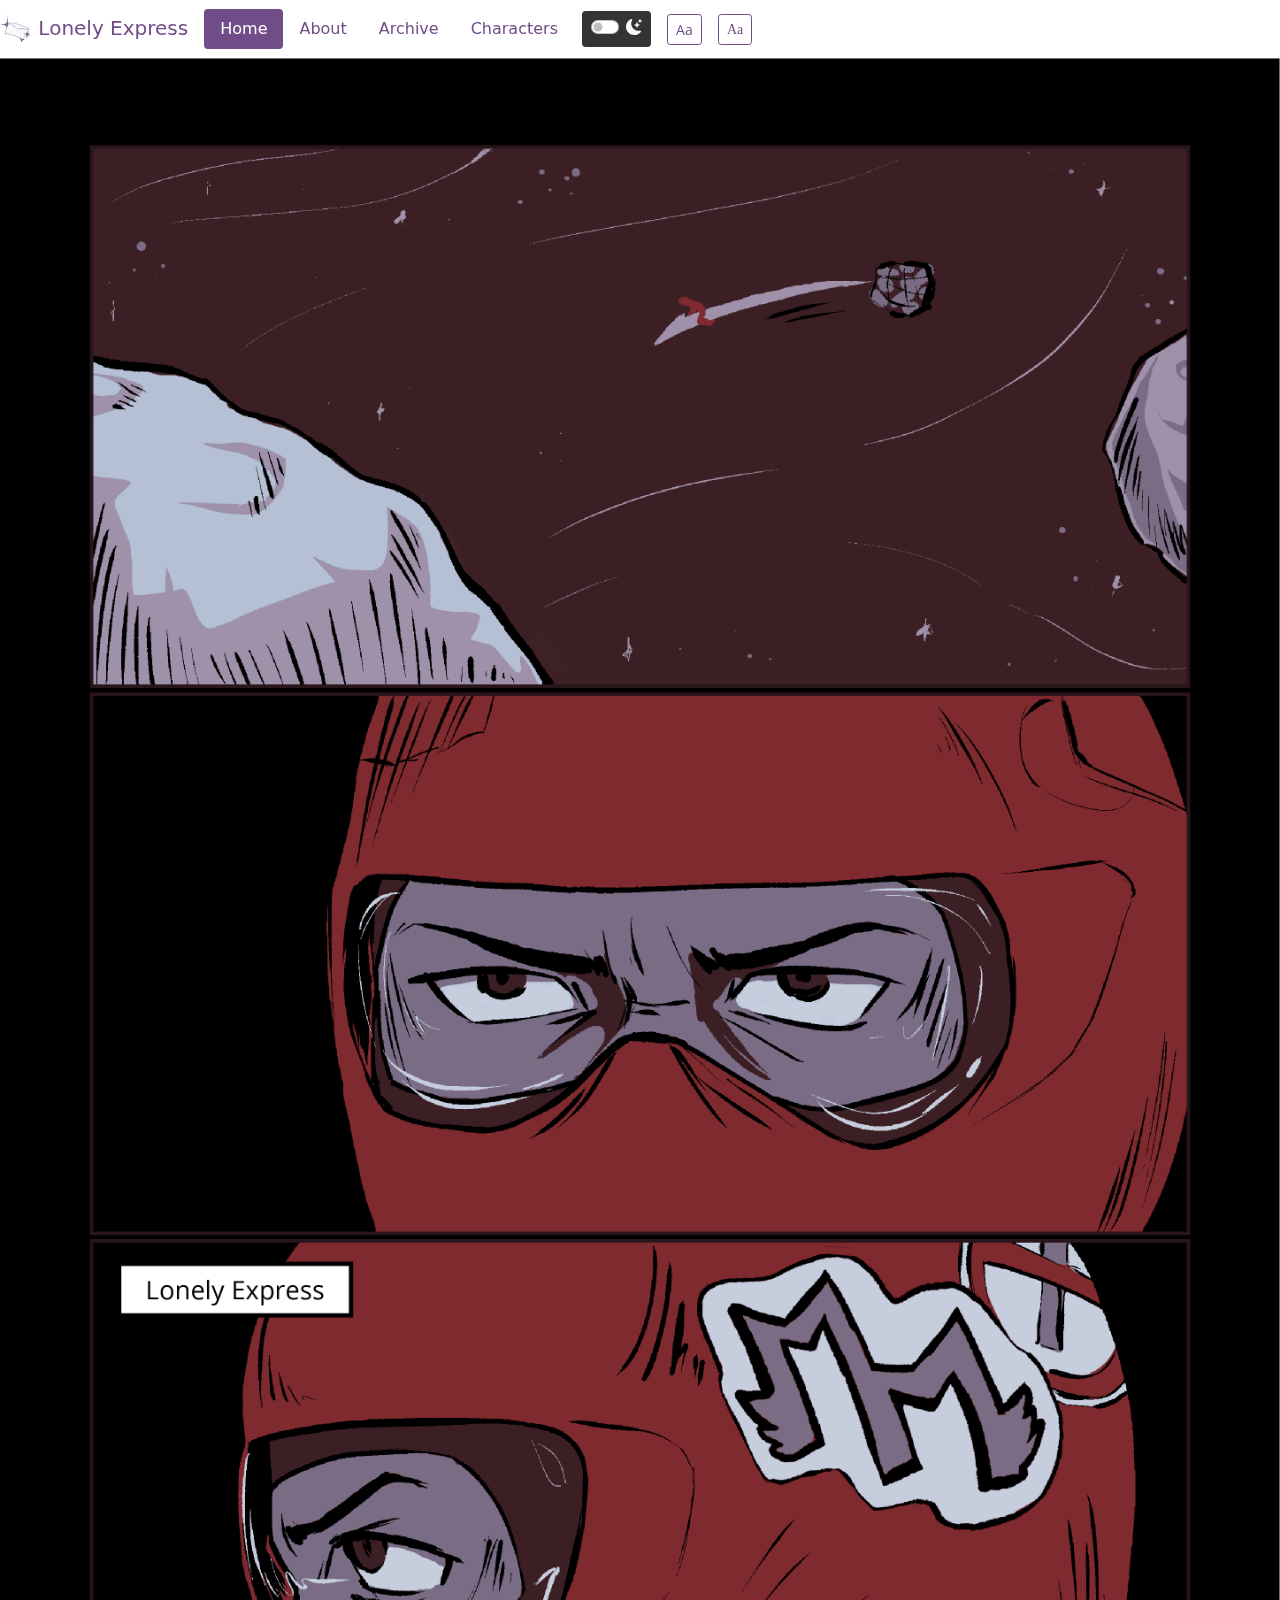
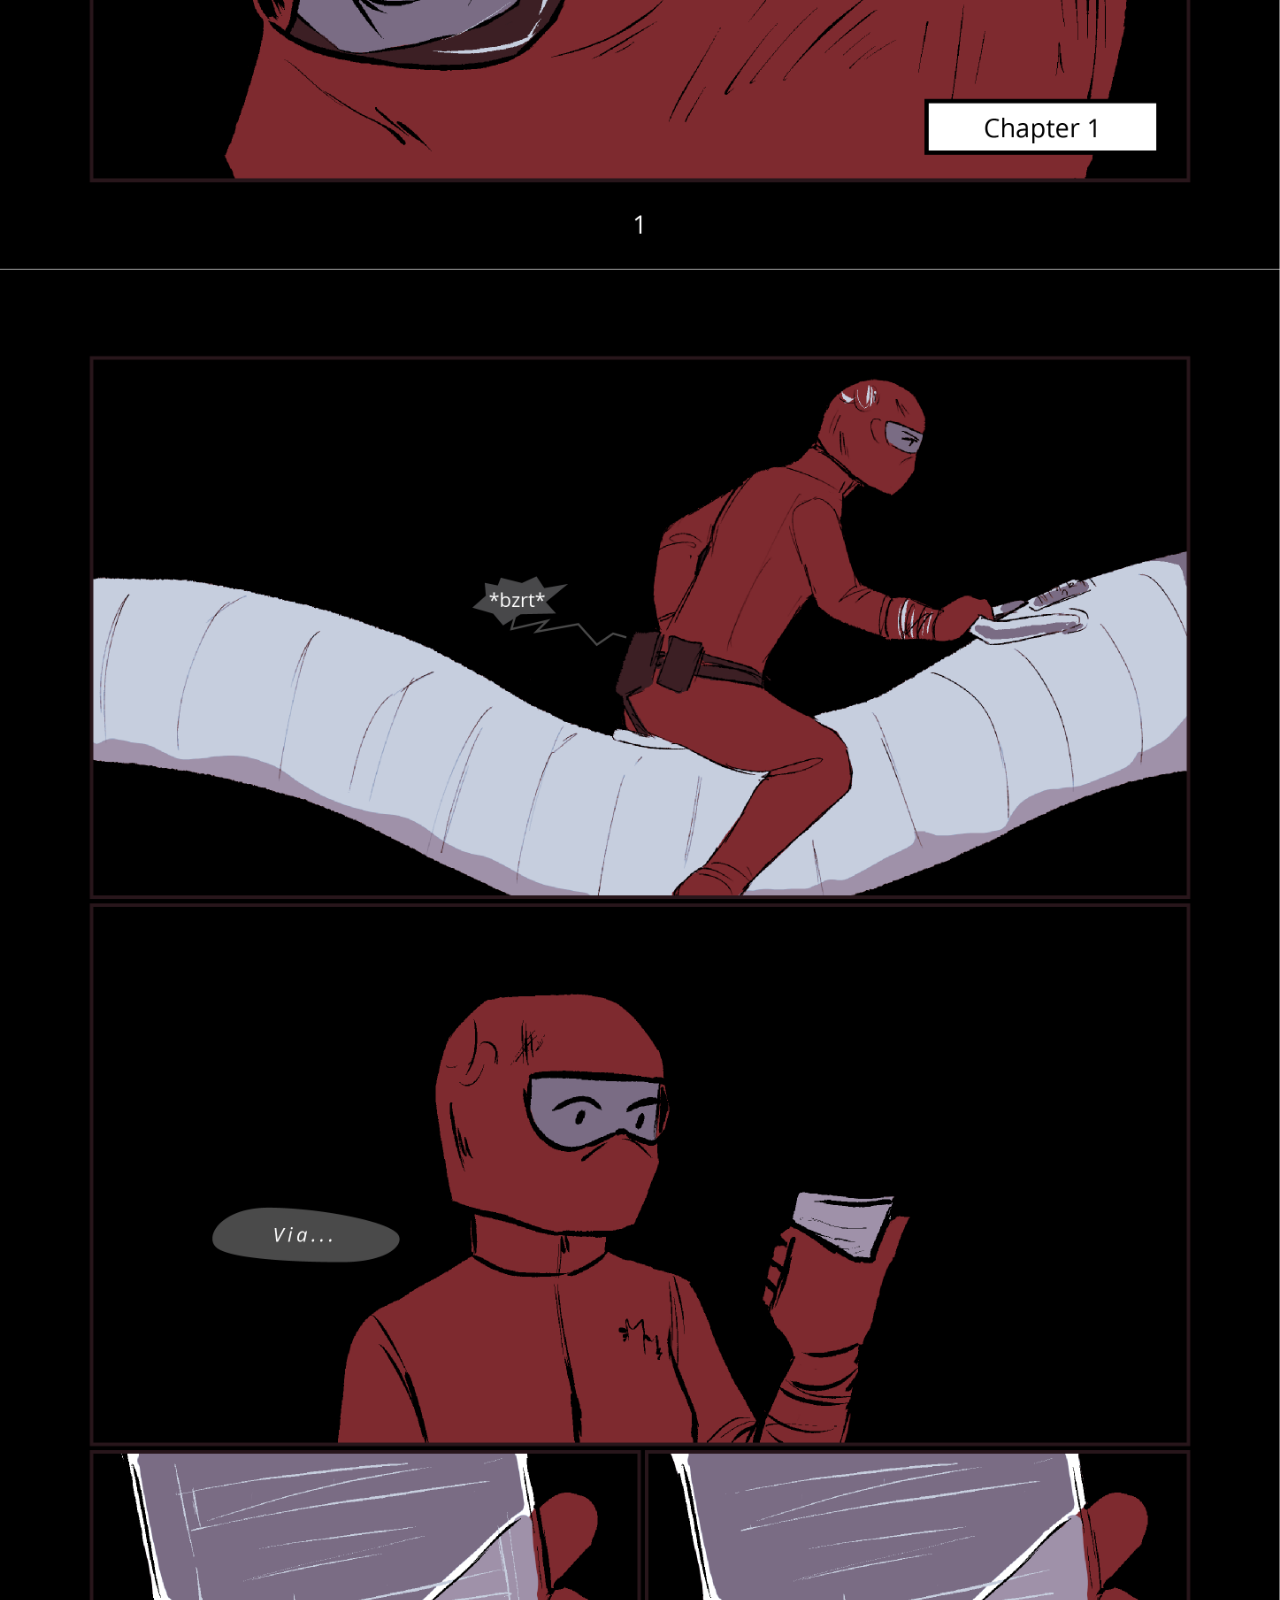
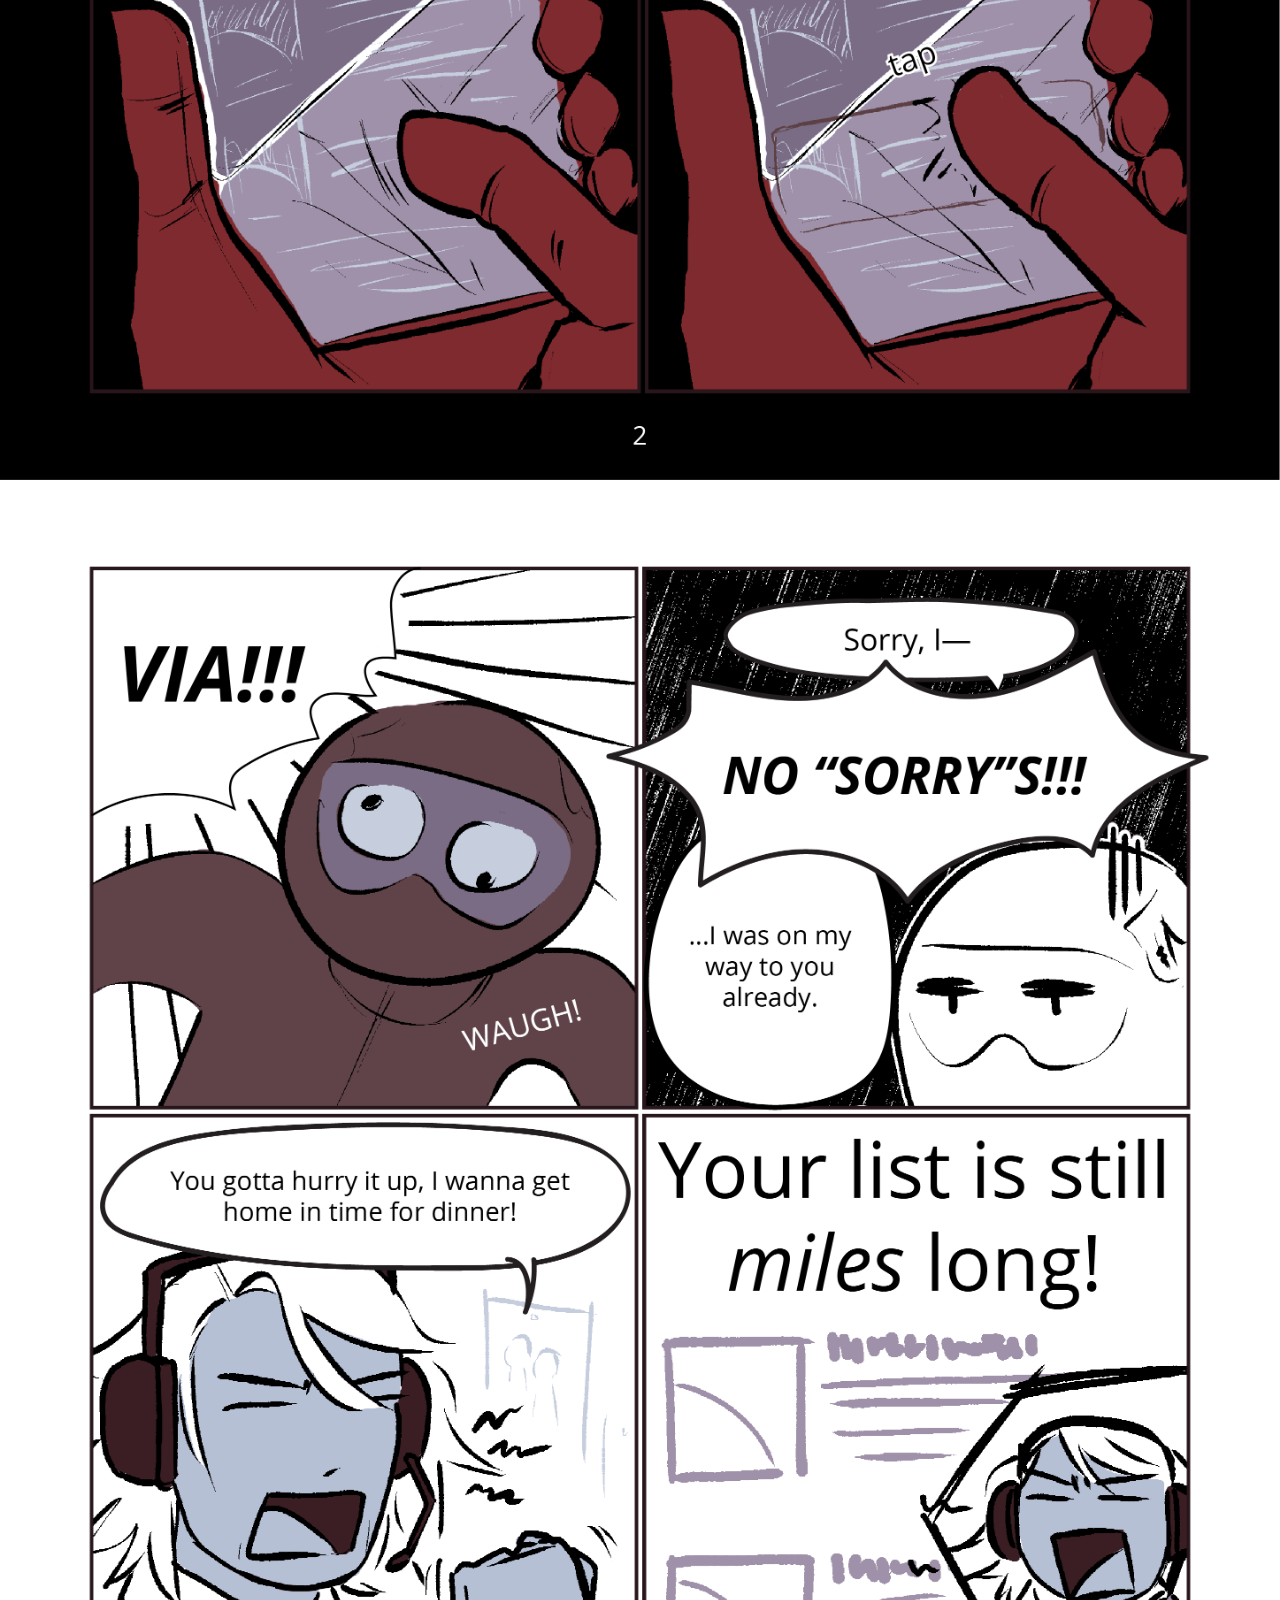
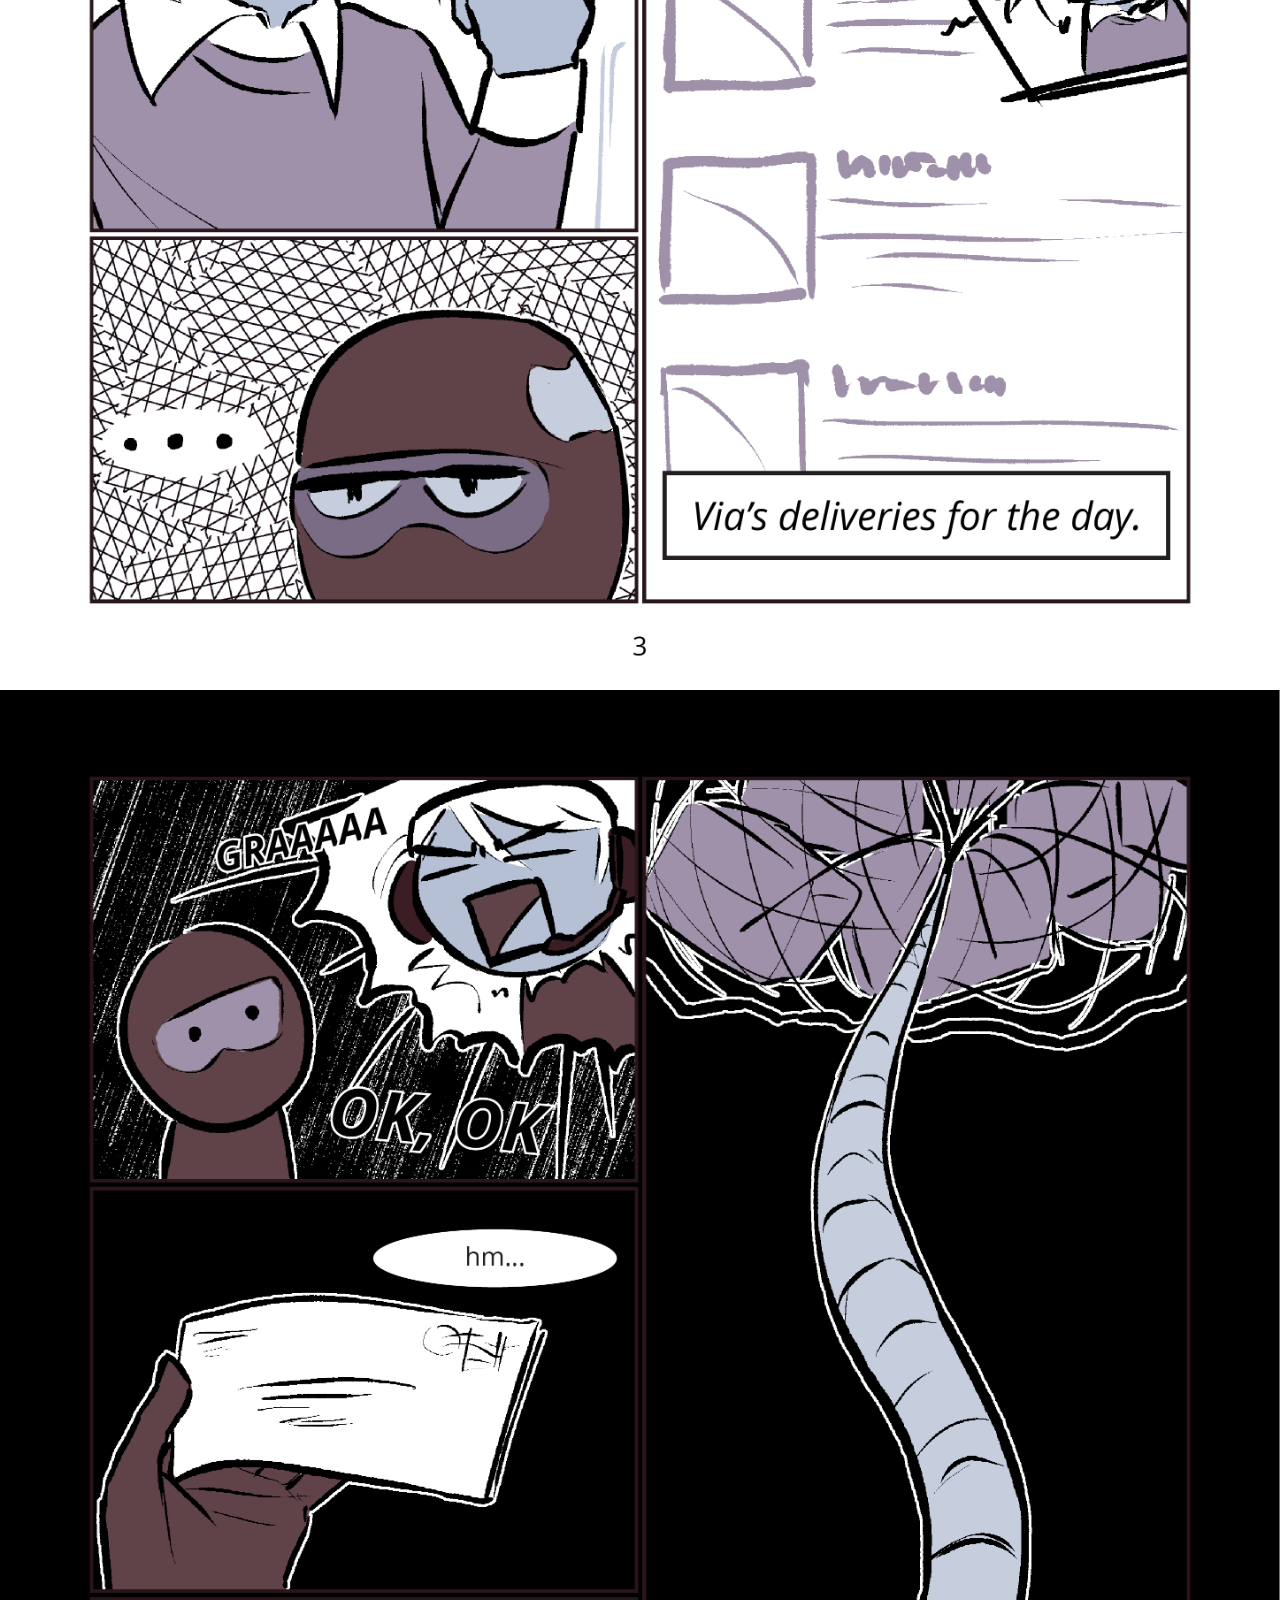
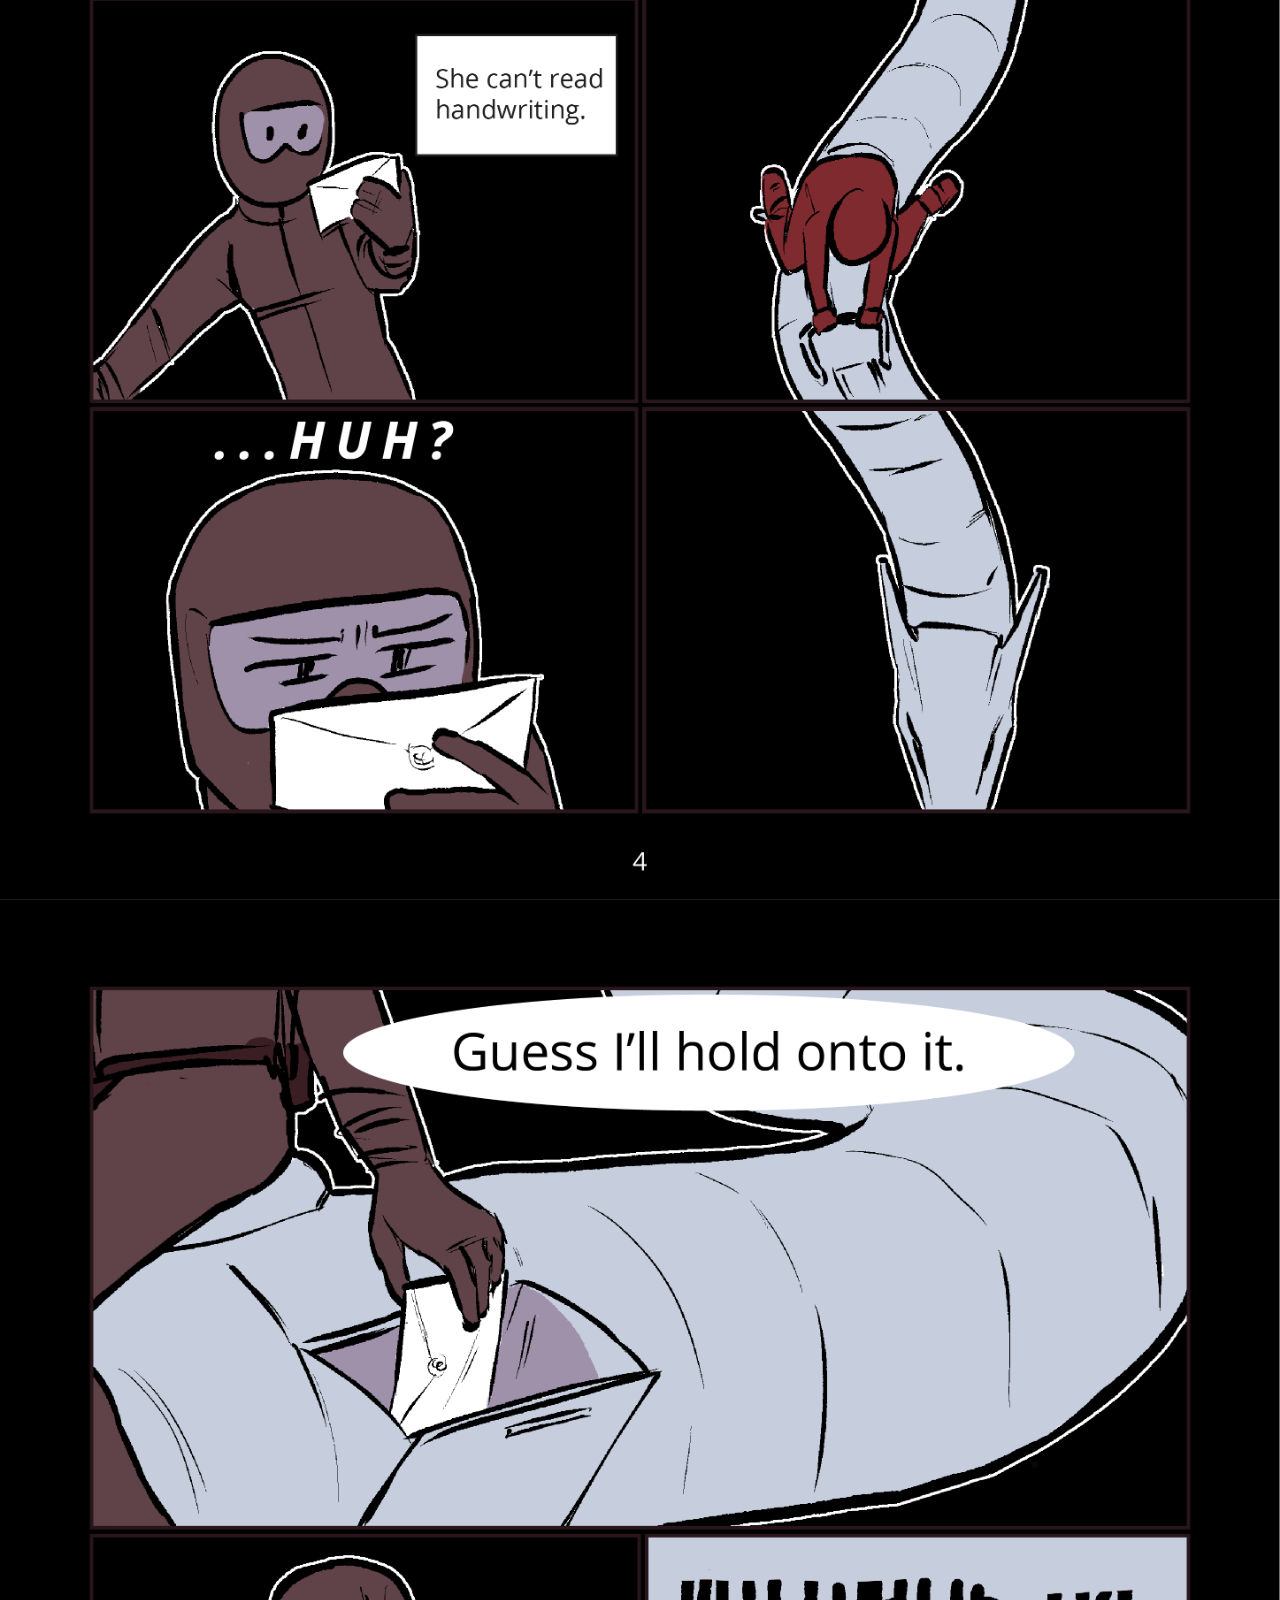
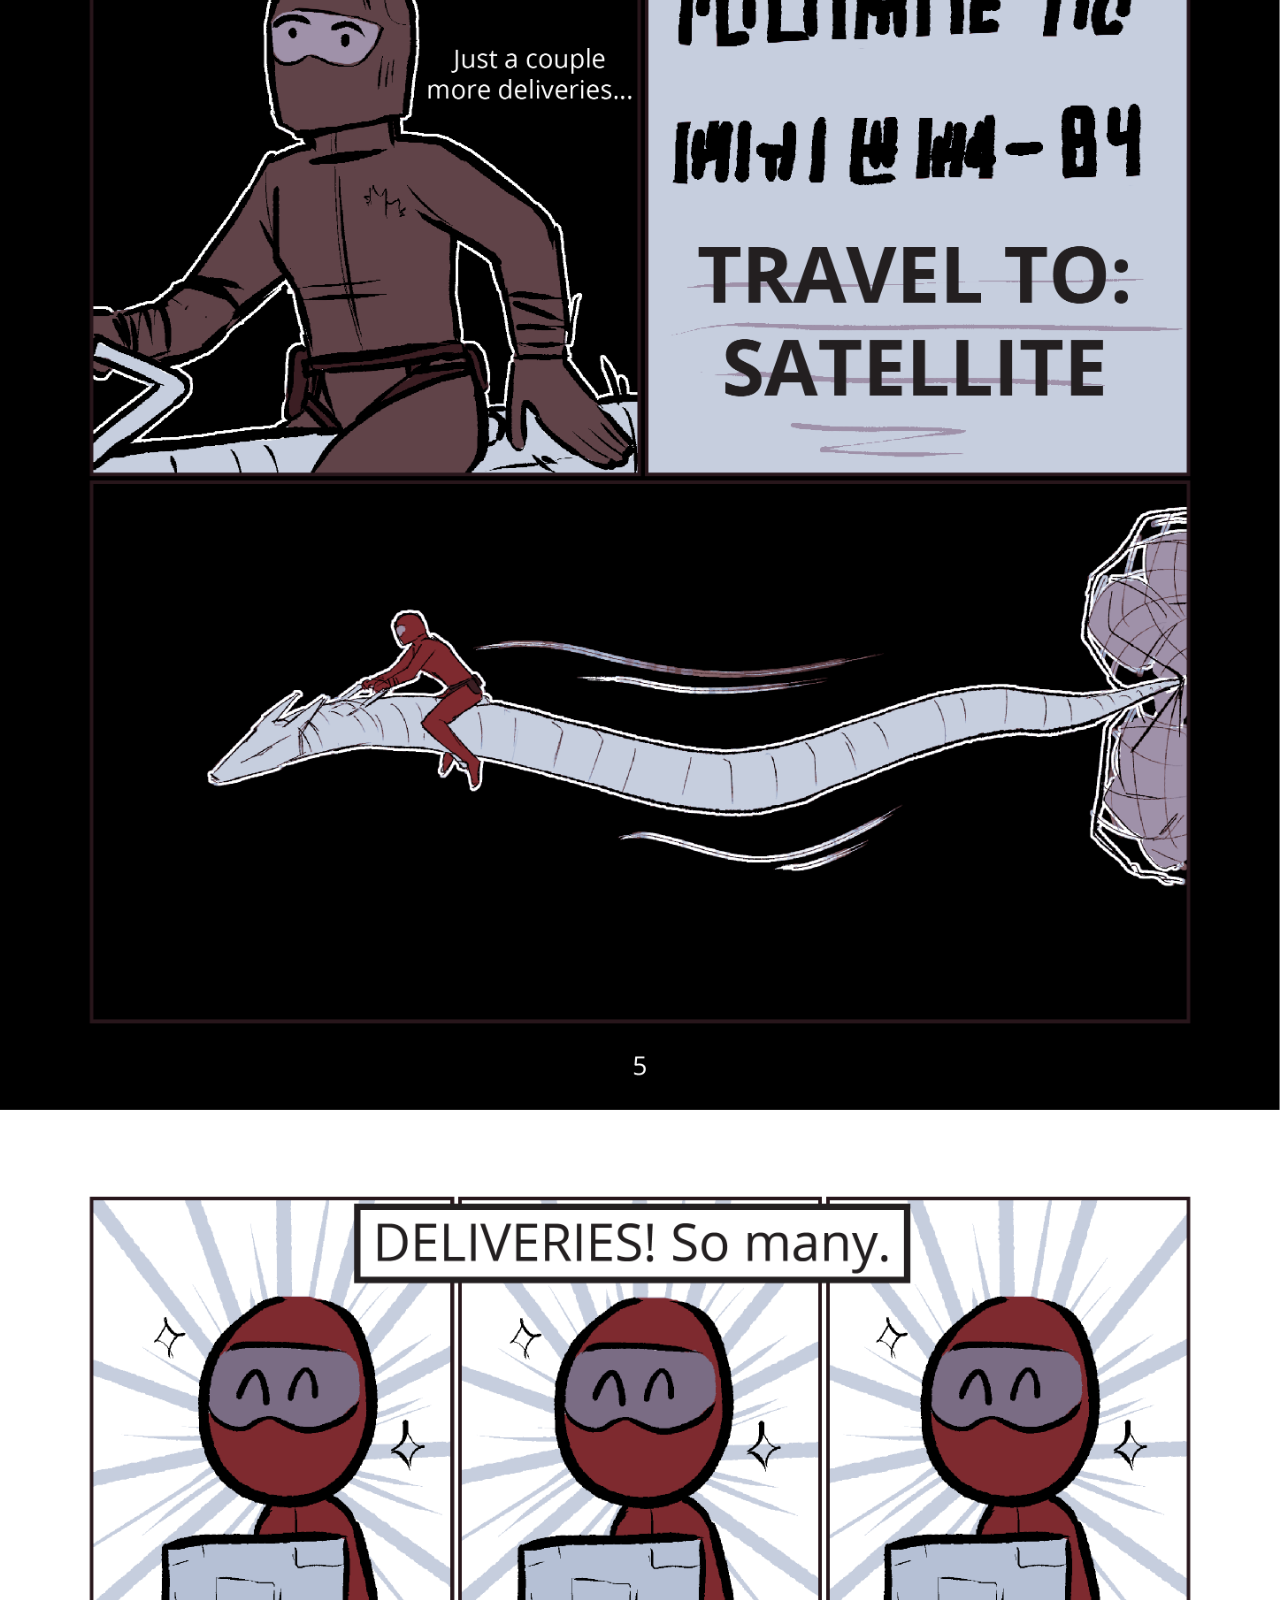
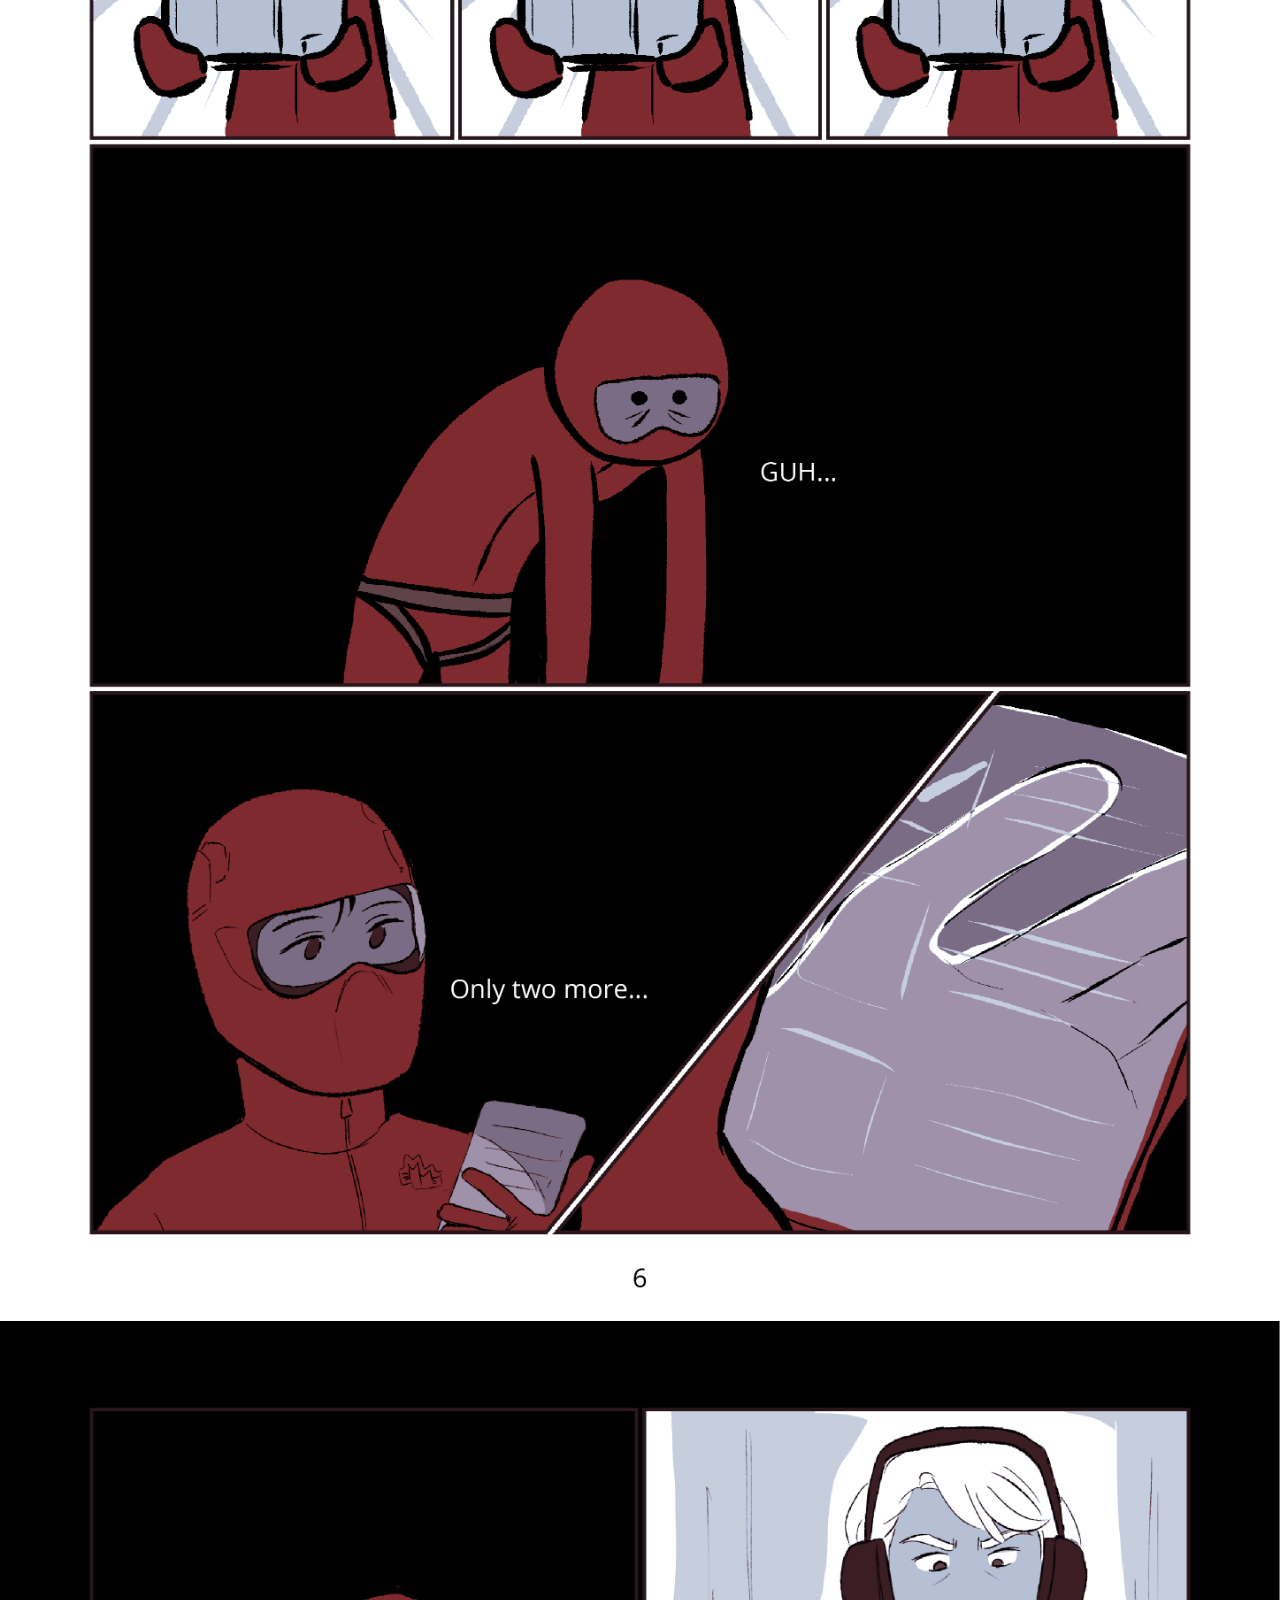
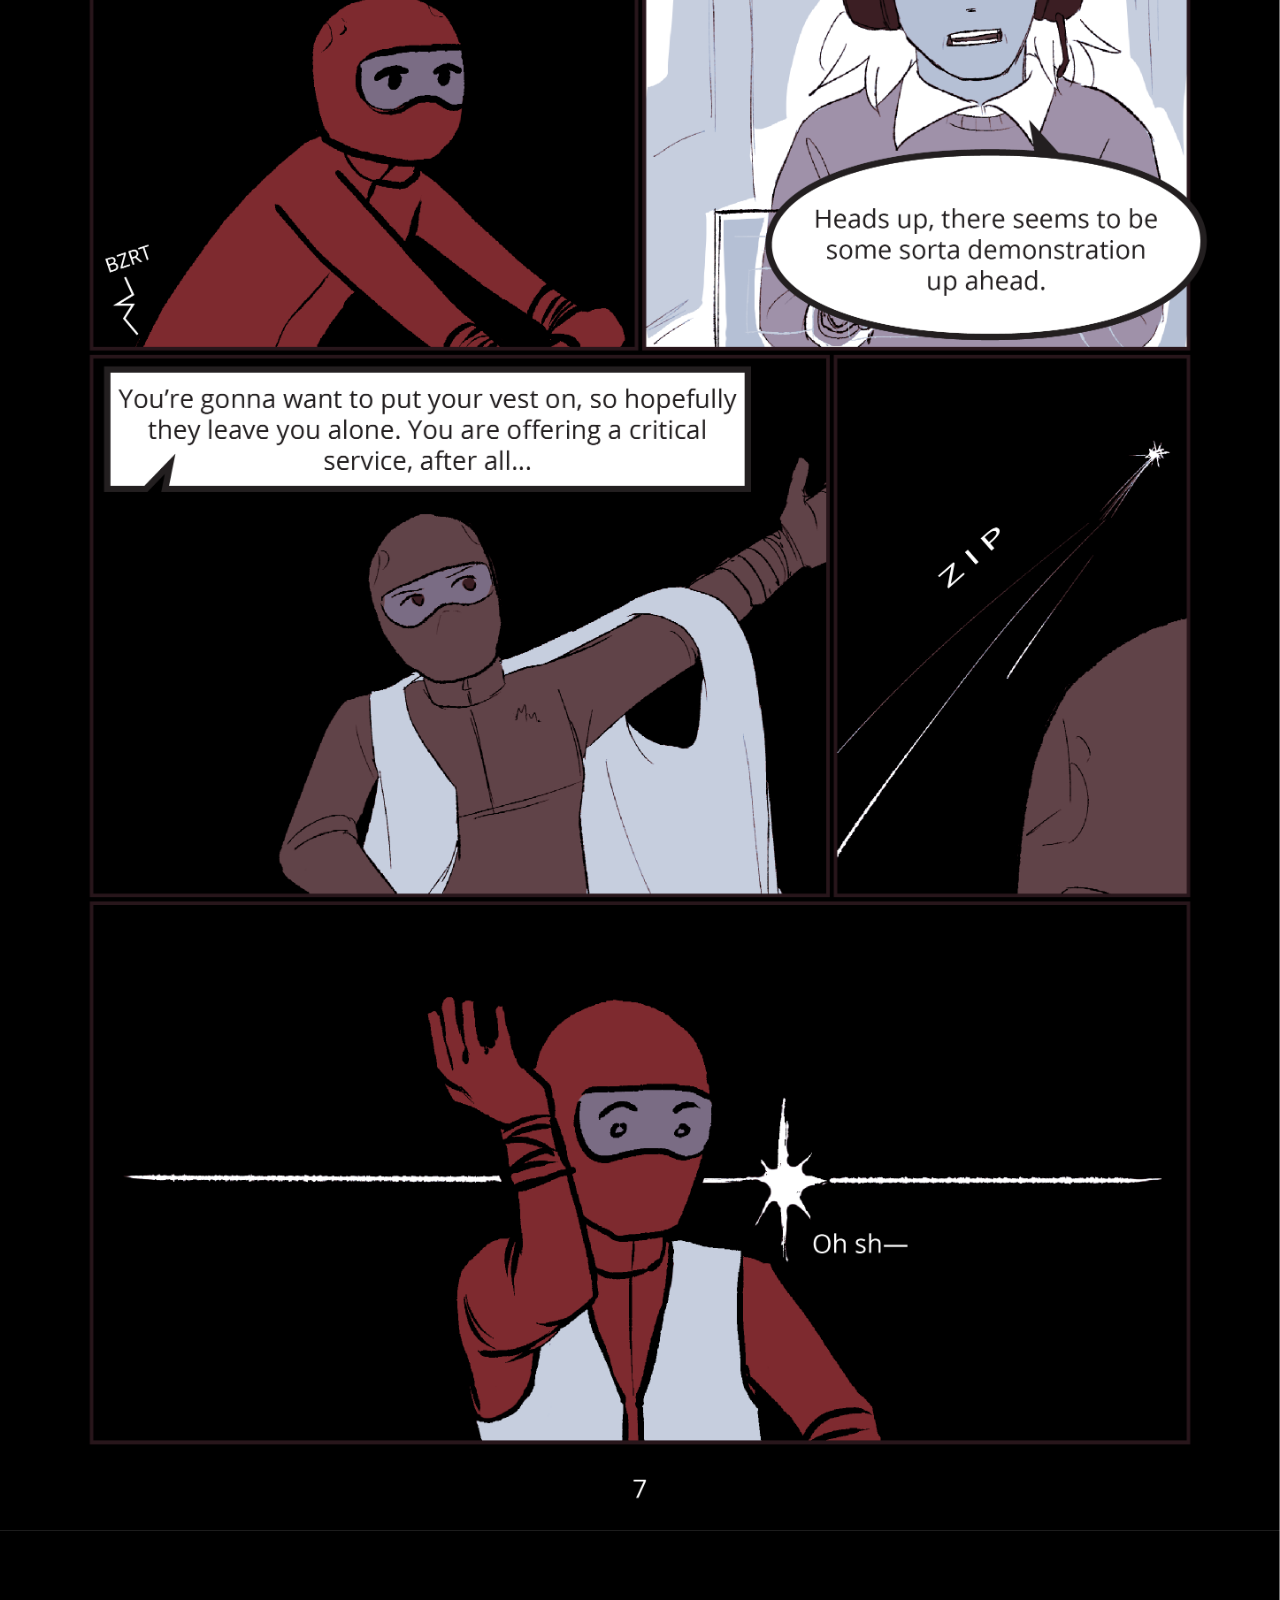
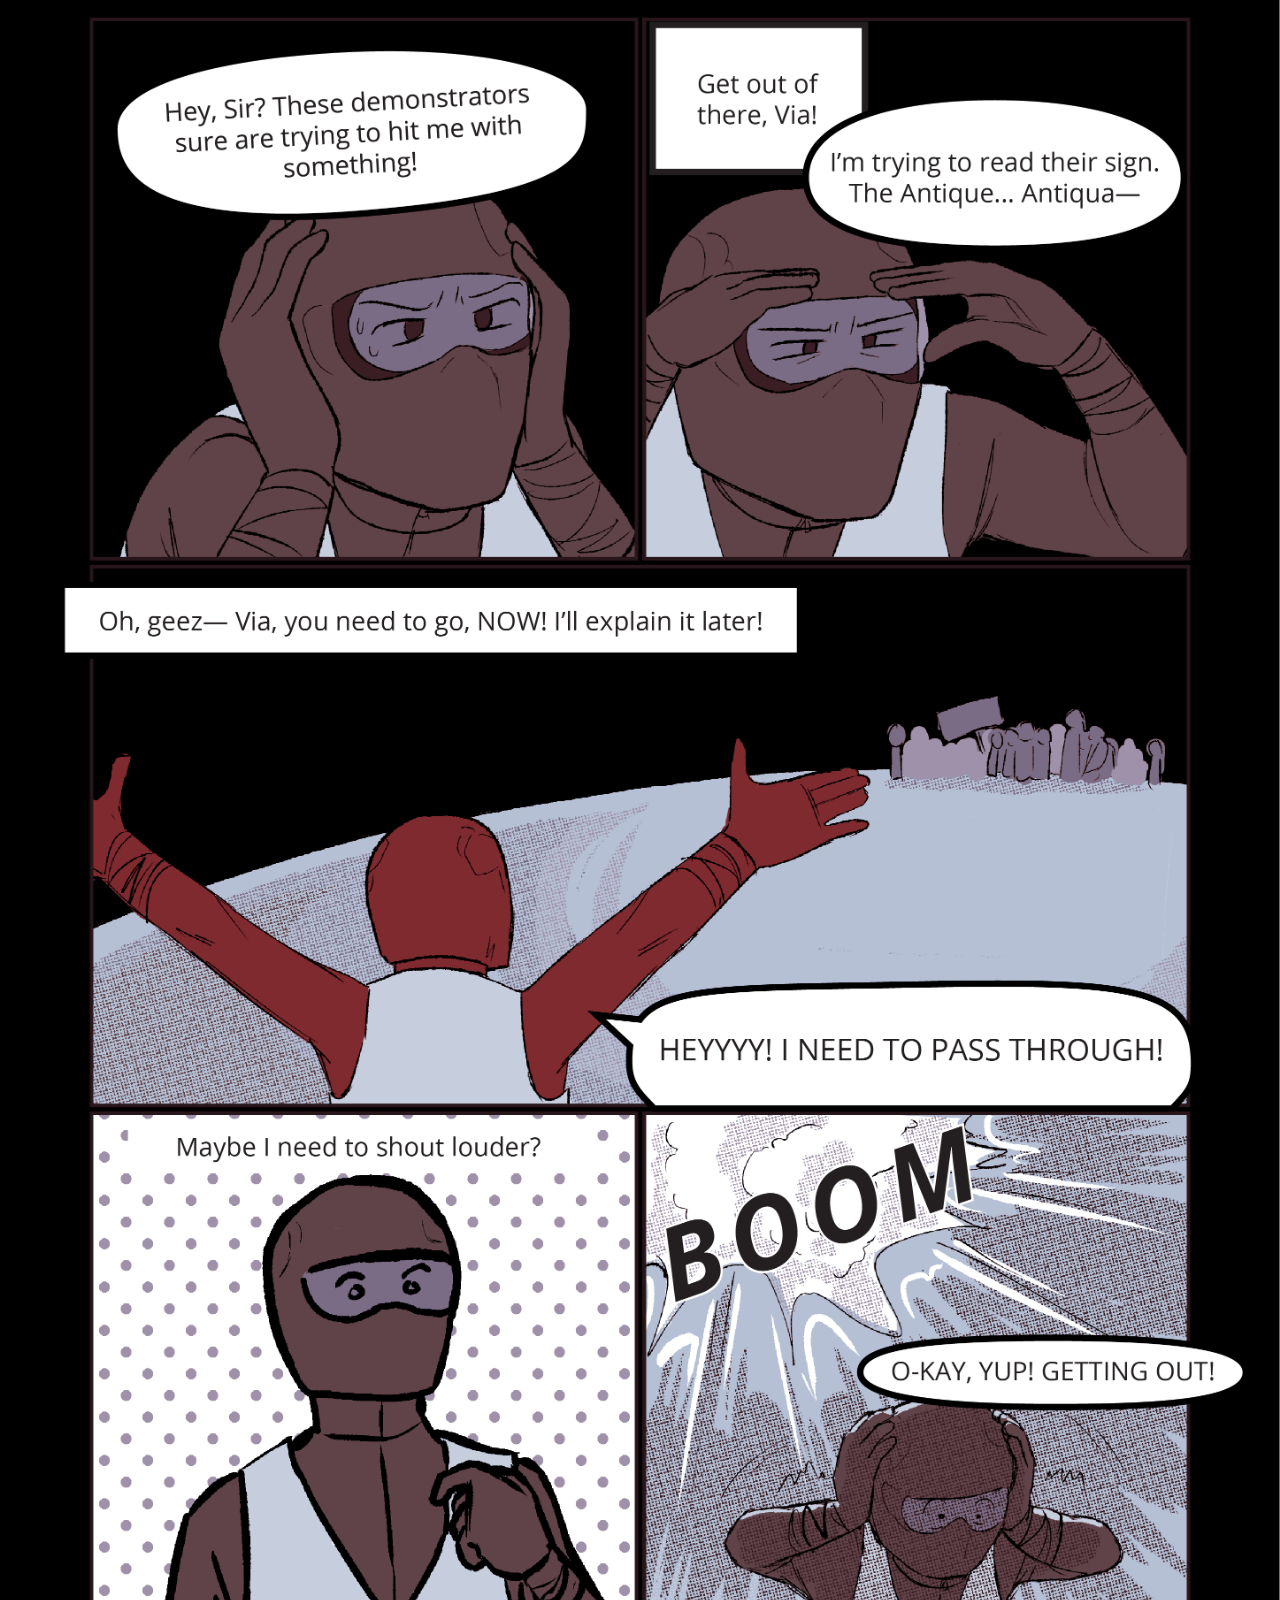
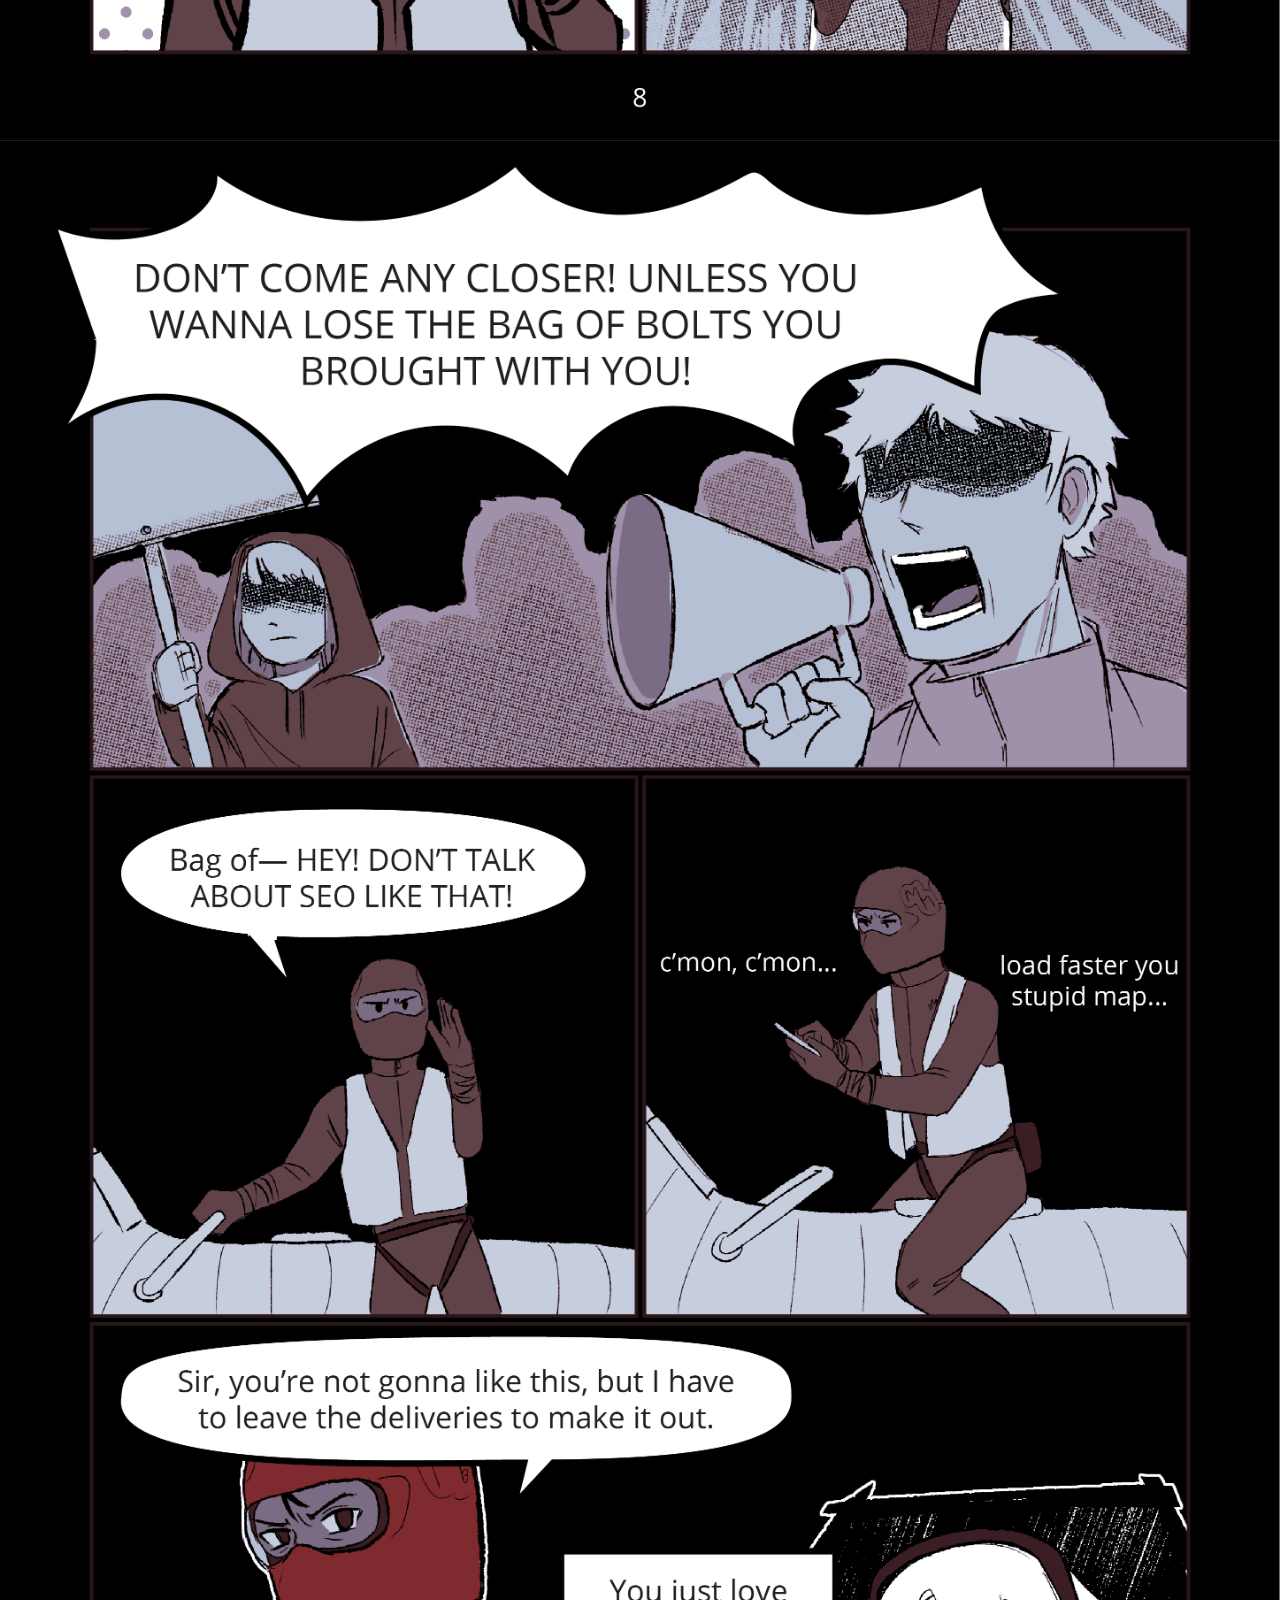
<file: index.html>
<!DOCTYPE html>
<html lang="en">
    <head>
        <meta charset="utf-8">
        <meta name="viewport" content="width=device-width, initial-scale=1">

        <title>Lonely Express</title>
        
        <!-- meta content used for how embeds display, and how your site appears in searches-->
        <meta name="description" content="A universal webcomic">
        <meta name="viewport" content="width=device-width, initial-scale=1">

        <meta property="og:title" content="Lonely Express">
        <meta property="og:type" content="website">
        <meta property="og:url" content="www.lonelyexpress.com">
        <meta property="og:image" content="https://lonelyexpress.com/tile.png">
        <meta property="og:image:alt" content="A sparkling white envelope on a dark background"/>

        <link rel="manifest" href="site.webmanifest">
        <link rel="apple-touch-icon" href="https://lonelyexpress.com/apple-touch-icon.png">
        <link rel="icon" type="image/png" sizes="32x32" href="favicon-32x32.png">
        <link rel="icon" type="image/png" sizes="16x16" href="favicon-16x16.png">

        <meta name="theme-color" content="#fafafa">

        <!-- Bootstrap CDN and custom stylesheets link here -->
        <link href="https://cdn.jsdelivr.net/npm/bootstrap@5.3.0-alpha1/dist/css/bootstrap.min.css" rel="stylesheet" integrity="sha384-GLhlTQ8iRABdZLl6O3oVMWSktQOp6b7In1Zl3/Jr59b6EGGoI1aFkw7cmDA6j6gD" crossorigin="anonymous">
        <link href="css/dark-mode.css" rel="stylesheet">
        <link href="css/custom2.css" rel="stylesheet">
    </head>

    <!-- Google tag (gtag.js) -->
    <script async src="https://www.googletagmanager.com/gtag/js?id=G-82N1NXZVGK"></script>
    <script>
    window.dataLayer = window.dataLayer || [];
    function gtag(){dataLayer.push(arguments);}
    gtag('js', new Date());

    gtag('config', 'G-82N1NXZVGK');
    </script>

    <body>
        <div class="container-fluid g-0">
            <nav class="navbar navbar-expand-md sticky-top bg-dark-subtle" role="navigation">
                <div class="container-fluid justify-content-start">
                    <a class="navbar-brand" href="#">
                        <img src="favicon-32x32.png" alt="Logo" class="d-none d-md-inline-block align-top">
                        Lonely Express
                    </a>
                    <button class="navbar-toggler" type="button" data-bs-toggle="collapse" data-bs-target="#navbarSupportedContent" aria-controls="navbarSupportedContent" aria-expanded="false" aria-label="Toggle navigation">
                        <span class="navbar-toggler-icon"></span>
                    </button>
                    
                    <!-- Links on the navbar that collapse to a hamburger menu for small screens -->
                    <div class="collapse navbar-collapse" id="navbarSupportedContent">
                        <ul class="nav nav-pills">
                            <!-- sub pages -->
                            <li class="nav-item">
                                <a class="nav-link link-body-emphasis active" aria-current="page" href="/">Home</a>
                            </li>
                            <li class="nav-item">
                                <a class="nav-link"  href="about">About</a>
                            </li>
                            <li class="nav-item">
                                <a class="nav-link" href="archive">Archive</a>
                            </li>
                            <li class="nav-item">
                                <a class="nav-link" href="characters">Characters</a>
                            </li>
                        </ul>
                    </div>

                    <!-- button options -->
                    <button class="btn btn-sm btn-dark mx-2">
                        <div class="form-check form-switch">
                            <input type="checkbox" class="form-check-input" role="switch" id="darkSwitch">
                            <label class="form-check-label text-light" for="darkSwitch" aria-label="Toggle dark mode">
                                    
                            <!-- bootstrap svg icon for dark mode button -->
                            <svg xmlns="http://www.w3.org/2000/svg" width="16" height="16" fill="currentColor" class="bi bi-moon-stars-fill" viewBox="0 0 16 16">
                                <path d="M6 .278a.768.768 0 0 1 .08.858 7.208 7.208 0 0 0-.878 3.46c0 4.021 3.278 7.277 7.318 7.277.527 0 1.04-.055 1.533-.16a.787.787 0 0 1 .81.316.733.733 0 0 1-.031.893A8.349 8.349 0 0 1 8.344 16C3.734 16 0 12.286 0 7.71 0 4.266 2.114 1.312 5.124.06A.752.752 0 0 1 6 .278z"/>
                                <path d="M10.794 3.148a.217.217 0 0 1 .412 0l.387 1.162c.173.518.579.924 1.097 1.097l1.162.387a.217.217 0 0 1 0 .412l-1.162.387a1.734 1.734 0 0 0-1.097 1.097l-.387 1.162a.217.217 0 0 1-.412 0l-.387-1.162A1.734 1.734 0 0 0 9.31 6.593l-1.162-.387a.217.217 0 0 1 0-.412l1.162-.387a1.734 1.734 0 0 0 1.097-1.097l.387-1.162zM13.863.099a.145.145 0 0 1 .274 0l.258.774c.115.346.386.617.732.732l.774.258a.145.145 0 0 1 0 .274l-.774.258a1.156 1.156 0 0 0-.732.732l-.258.774a.145.145 0 0 1-.274 0l-.258-.774a1.156 1.156 0 0 0-.732-.732l-.774-.258a.145.145 0 0 1 0-.274l.774-.258c.346-.115.617-.386.732-.732L13.863.1z"/>
                            </svg>

                            </label>
                        </div>
                    </button>
                    <button class="btn btn-sm btn-outline-primary mx-2" id="fontSwitch1" style="font-family: Open Sans, sans;" aria-label="Toggle sans serif font">Aa</button>
                    <button class="btn btn-sm btn-outline-primary mx-2" id="fontSwitch2" style="font-family: Times, serif;" aria-label="Toggle serif font">Aa</button>

                </div>
            </nav>

        <div class="container-xxl">
            <div class="row justify-content-center">
                <div class="col-lg-9">
                    <img src="img/pages/page1sans.png" class="img-fluid mx-auto d-block" id="1" alt="">
                </div>
            </div>
            <!-- page 1 description -->
            <div class="visually-hidden-focusable" :active> <!-- test screen reader only class/navigation between elements -->
                <h1 class="visually-hidden-focusable" :focus>Lonely Express Chapter 1</h1>
                <section class="visually-hidden-focusable" :focus>Page 1: Three panels.
                  <br>Panel 1: A small red figure rides through space on a long ship, towing cargo. Asteroids are in the foreground, with stars in the background.
                  <br>Panel 2: Closeup of a face wearing a red helmet, that reveals only the character's eyes. They have a stern expression.
                  <br>Panel 3: The same closeup from a side angle. There is a sticker with two "M"s with small wings, and a no smoking sticker.
                </section><!-- paragraphs don't allow individual control -->
                <!-- adding a br is a new focus for screen readers, helps separate flow of audio -->
            </div>

            <div class="row justify-content-center">
                <div class="col-lg-9">
                    <img src="img/pages/page2sans.png" class="img-fluid mx-auto d-block" id="2" alt="">
                </div>
            </div>
            <!-- page 2 description-->
            <div class="visually-hidden-focusable" :active> 
                <section class="visually-hidden-focusable" :focus>Page 2: Four panels.
                  <br>Panel 1: The person with the red spacesuit driving their long cylindrical vehical. Their radio crackles, unnoticed.
                  <br>Panel 2: The person pulls out a small handheld screen. The text to their left says "Via..."
                  <br>Panel 3 and 4: Closeup of the screen in their hands. They scroll in panel 3, then tap in panel 4, selecting something on the screen.
                </section>
            </div>

            <div class="row justify-content-center">
                <div class="col-lg-9">
                    <img src="img/pages/page3sans.png" class="img-fluid mx-auto d-flex" id="3" alt="">
                </div>
            </div>
            <!-- page 3 description -->
            <div class="visually-hidden-focusable" :active> 
                <section class="visually-hidden-focusable" :focus>Page 3: Five panels.
                  <br>Panel 1: Someone shouts: "VIA!!!" through the crackling radio. The character in the red suit lets out a noise of surprise.
                  <br>Panel 2: The character in the suit, named Via, talks through the radio, saying "Sorry, I—", and is cut off by the other person. "NO 'SORRY'S!!!". Via responds with "...I was on my way to you already." while making a tired expression.
                  <br>Panel 3: The character on the other end of the radio is shown wearing a headset and a sweater, shaking their fist in annoyance. "You gotta hurry it up, I wanna get home in time for dinner!"
                  <br>Panel 4: The character with the headset shouts again: "Your list is still miles long!". Their angry face is overlayed over a list of unclear items. The caption at the bottom says: "Via's deliveries for the day.".
                  <br>Panel 5: Via makes an exhausted expression with her eyes, saying nothing.
                </section>
            </div>
            
            <!-- REMOVE width:996 after exporting correctly -->
            <div class="row justify-content-center">
                <div class="col-lg-9">
                    <img src="img/pages/page4sans.png" class="img-fluid mx-auto d-block" id="4" alt="">
                </div>
            </div>
            <!-- page 4 description -->
            <div class="visually-hidden-focusable" :active> 
                <section class="visually-hidden-focusable" :focus>Page 4: Six panels.
                  <br>Panel 1: The character with the headset shouts at Via in frustration, Via saying "OK, OK" with a blank expression in response.
                  <br>Panel 2: Cargo is towed in a net at the end of a snake-like tail, the ship that Via is seated on.
                  <br>Panel 3: Via holds a letter in one hand, saying "Hm...".
                  <br>Panel 4: Via is staring at the letter blankly. The caption says, "She can't read handwriting.".
                  <br>Panel 5: Via brings the letter closer to squint at it, saying "HUH?" in confusion.
                  <br>Panel 6: The front of Via's ship moving through space, its head also similar to a snake's.
                </section>
            </div>

            <div class="row justify-content-center">
                <div class="col-lg-9">
                    <img src="img/pages/page5sans.png" class="img-fluid mx-auto d-block" id="5" alt="">
                </div>
            </div>
            <!-- page 5 description -->
            <div class="visually-hidden-focusable" :active> 
                <section class="visually-hidden-focusable" :focus>Page 5: Four panels.
                  <br>Panel 1: Via deposits the letter into a storage slot on the side of her ship, saying, "Guess I'll hold onto it.".
                  <br>Panel 2: Via pats the side of her ship affectionately. She thinks to herself, "Just a couple more deliveries...".
                  <br>Panel 3: A piece of her navigation interface reads, "Travel to: Satellite" on top of illegible glyphs.
                  <br>Panel 4: Via travels quickly through space, riding on top of her ship with the cargo towed in the net behind them.
                </section>
            </div>
            <div class="row justify-content-center">
                <div class="col-lg-9">
                    <img src="img/pages/page6sans.png" class="img-fluid mx-auto d-block" id="6" alt="">
                </div>
            </div>
            <!-- page 6 description -->
            <div class="visually-hidden-focusable" :active> 
                <section class="visually-hidden-focusable" :focus>Page 6: Five panels.
                  <br>Panels 1 through 3: Via triumphantly holding a package to deliver it. The caption above the three panels reads, "DELIVERIES! So many.".
                  <br>Panel 4: Via slumps over in exhaustion, letting out a "GUH..." to express her tiredness.
                  <br>Panel 5: Via holds up her navigation device again, thinking to herself, "Only two more...". 
                  <br>Panel 6: A closeup of her navigation device, with her hand showing through the transparency.
                </section>
            </div>
            <div class="row justify-content-center">
                <div class="col-lg-9">
                    <img src="img/pages/page7sans.png" class="img-fluid mx-auto d-block" id="7" alt="">
                </div>
            </div>
            <!-- page 7 description -->
            <div class="visually-hidden-focusable" :active> 
                <section class="visually-hidden-focusable" :focus>Page 7: Five panels.
                  <br>Panel 1: Via is leaned over, driving her ship when her radio crackles.
                  <br>Panel 2: The character with the headset, named Sir, is in her office looking at an interface with a serious expression. She tells Via, "Heads up, there seems to be some sorta demonstration ahead.".
                  <br>Panel 3: Sir talks through the radio while Via puts on a safety vest, saying "You're gonna want to put your vest on, so hopefully they leave you alone. You are offering a critical service, after all...". 
                  <br>Panel 4: Something flies past the side of Via's head, disappearing into space.
                  <br>Panel 5: Via realizes what flew past, hand up in shock. She says, "Oh, sh—", her words cut off.
                </section>
            </div>
            <div class="row justify-content-center">
                <div class="col-lg-9">
                    <img src="img/pages/page8sans.png" class="img-fluid mx-auto d-block" id="8" alt="">
                </div>
            </div>
            <!-- page 8 description -->
            <div class="visually-hidden-focusable" :active> 
                <section class="visually-hidden-focusable" :focus>Page 8: Five panels.
                  <br>Panel 1: Via looks at something out of view, hands clutching her helmet with a nervous expression. She says over the radio, "Hey, Sir? These demonstrators sure are trying to hit me with something!".
                  <br>Panel 2: Via uses her hands to look out, squinting at whatever is out of view. Sir comes over the radio with, "Get out of there Via!" while Via continues talking, saying "I'm trying to read their sign. The Antique... Antiqua—".
                  <br>Panel 3: Sir comes over the radio again, saying "Oh, geez— Via, you need to go, NOW! I'll explain later!". But Via is waving her arms at the crowd of demonstrators, now shown in the distance. She yells to them, "HEYYY! I NEED TO PASS THROUGH!".
                  <br>Panel 4: Via has a blank face, hand half up in confusion. She thinks to herself, "Maybe I need to shout louder?".
                  <br>Panel 5: An explosion goes off behind Via, with a large BOOM and a cloud of smoke. Via clutches her head, saying "O—KAY, YUP! GETTING OUT!" to herself in panic.
                </section>
            </div>
            <div class="row justify-content-center">
                <div class="col-lg-9">
                    <img src="img/pages/page9sans.png" class="img-fluid mx-auto d-block" id="9" alt="">
                </div>
            </div>
            <!-- page 9 description -->
            <div class="visually-hidden-focusable" :active> 
                <section class="visually-hidden-focusable" :focus>Page 9: Four panels.
                  <br>Panel 1: A close up of the demonstrators, with no clear facial features. One of them is holding an analog megaphone, and shouts, "DON'T COME ANY CLOSER! UNLESS YOU WANNA LOSE THE BAG OF BOLTS YOU BROUGHT WITH YOU!". Another demonstrator wearing a hoodie stands off to the side, holding a sign.
                  <br>Panel 2: Via grabs the handle of her ship, shouting back, "Bag of— HEY! DON'T TALK ABOUT SEO LIKE THAT!".
                  <br>Panel 3: Via talks to herself as she gets on her ship, Seo, "C'mon, c'mon... load faster you stupid map...".
                  <br>Panel 4: Via talks to Sir through the radio, holding her navigation device, saying, "Sir, you're not gonna like this, but I have to leave the deliveries to make it out."
                  Sir replies back, "You just love making my job harder, don't you." holding her head in pain in the corner.
                </section>
            </div>
            <div class="row justify-content-center">
                <div class="col-lg-9">
                    <img src="img/pages/page10sans.png" class="img-fluid mx-auto d-block" id="10" alt="">
                </div>
            </div>
            <!-- page 10 description -->
            <div class="visually-hidden-focusable" :active> 
                <section class="visually-hidden-focusable" :focus>Page 10: Five panels.
                  <br>Panel 1: Via leans down to mess with the control panel of her ship while talking to herself. She mumbles, "Totally not stressed... disengaging magnetic load..." while another projectile from the demonstrators flies over her.
                  <br>Panel 2: The rest of the deliveries in the net fall to the ground with a loud THUD.
                  <br>Panel 3: Via flips one of three switches on her ships control panel.
                  <br>Panel 4: Via pulls down the handle of her ship with a CLUNK.
                  <br>Panel 5: Via takes off into space again on top of her ship, flying into the air and away from the satellite.
                </section>
            </div>
            <div class="row justify-content-center">
                <div class="col-lg-9">
                    <img src="img/pages/page11sans.png" class="img-fluid mx-auto d-block" id="11" alt="">
                </div>
            </div>
            <!-- page 11 description -->
            <div class="visually-hidden-focusable" :active>
                <section class="visually-hidden-focusable" :focus>Page 11: Four panels.
                  <br>Panel 1: A front view of Via's face, her face stern with concentration.
                  <br>Panel 2: A partial view of the side of Via's helmet, connected with the previous panel. Via thinks to herself, "Hopefully we make it out. It's so damn hard to see moving faster than the speed of light.".
                  <br>Panel 3: Between the three panels, Sir yells, "VIA!!!" as she travels on her ship, becoming a blur from how fast she's traveling.
                  <br>Panel 4: Another front view of Via's face, closer to her eyes to show they are squeezed shut from exertion. She thinks to herself, "Almost...".
                </section>
            </div>

            <div class="row justify-content-center">
                <div class="col-lg-9">
                    <img src="img/pages/page12sans.png" class="img-fluid mx-auto d-block" id="12" alt="">
                </div>
            </div>
            <!-- page 12 description-->
            <div class="visually-hidden-focusable" :active> 
                <section class="visually-hidden-focusable" :focus>Page 12: Five panels.
                    <br>Panel 1: Via falls forward, flat on her face against the body of her ship. The impact makes a loud "THWACK," and she lets out a "HURK" noise from the impact.
                    <br>Panel 2: Via looks over her shoulder at the satellite she just left, now small in the distance. She thinks to herself, "Doesn't look like they're following."
                    <br>Panel 3: Via holds the side of her helmet with one hand, eyes closed. She thinks to herself, "That was scary..." while Sir comes over her radio, yelling, "HEY!".
                    <br>Panel 4: Sir is in her office, shaking her fist angrily at her screen. She yells into her headset, "You nearly killed ME with that stunt!".
                  </section>
            </div>

            <div class="row justify-content-center">
                <div class="col-lg-9">
                    <img src="img/pages/page13sans.png" class="img-fluid mx-auto d-flex" id="13" alt="">
                </div>
            </div>
            <!-- page 13 description -->
            <div class="visually-hidden-focusable" :active> 
                <section class="visually-hidden-focusable" :focus>Page 13: Five panels.
                    <br>Panel 1: Looking over the back of Sir's head, she's now watching a news broadcast on her screen. She says to Via, "Some journos got footage of the demonstration you were just caught up in."
                    <br>Panel 2: A close up of the video on screen, with indiscriminate blobs of the crowd. Sir says, "Looks like the projectile they shot was some sort of arrow." to Via.
                    <br>Panel 3: Via sits on her ship, clutching the handle with a "phew" sound. She says back to Sir, "What a relief...".
                    <br>Panel 4: Sir holds out her hand in frustration, seemingly looking at Via in the other panel. She says to her, "Yeah, maybe for you!".
                    <br>Panel 5: Via rides in between two floating buildings in space, returning to her workplace.
                  </section>
            </div>
            
            <div class="row justify-content-center">
                <div class="col-lg-9">
                    <img src="img/pages/page14sans.png" class="img-fluid mx-auto d-block" id="14" alt="">
                </div>
            </div>
            <!-- page 14 description -->
            <div class="visually-hidden-focusable" :active> 
                <section class="visually-hidden-focusable" :focus>Page 14: Three panels.
                  <br>Panel 1: Caption: Sir's office. Via walks in the door, wearing her full spacesuit, greeting Sir who leans back in her chair with her feet up on her desk. Sir says, "Good to see you." while Via replies "Uh huh." in return.
                  <br>Panel 2: Via takes off her safety vest while she tunes out Sir's lecture in the background. A snippet of her speech says, "Don't get mad at me. It's not a typical occupational hazard so I wasn't exactly able to make you aware of it.".
                  <br>Panel 3: Via takes off her helmet with a "fwp" sound, not saying anything in response to Sir.
                </section>
            </div>

            <div class="row justify-content-center">
                <div class="col-lg-9">
                    <img src="img/pages/page15sans.png" class="img-fluid mx-auto d-block" id="15" alt="">
                </div>
            </div>
            <!-- page 15 description -->
            <div class="visually-hidden-focusable" :active> 
                <section class="visually-hidden-focusable" :focus>Page 15: Five panels.
                  <br>Panel 1: Via removes her head covering, putting it into her locker. Her back is towards Sir, who asks her with a displeased face, "Are you going out? We still have business to take care of!".
                  <br>Panel 2: Via turns around, hair messy from changing. Her expression is unamused, staring back at Sir without a word.
                  <br>Panel 3: Sir puts on an apologetic face, waving Via off as she stands to the side, still displeased. Sir says to her, "Okay, haha, go get yourself cleaned up and head home or something.".
                  <br>Panel 4: Captions: CHANGED. Courtesy of the mail union's restroom. Via opens the door to leave, carrying her duffle bag with her. She says, "Alright Sir, I'll see you tomorrow for the damages." with Sir's reply of, "Bye, Via.".
                  <br>Panel 5: Caption: Inside the satellite where the mail carriers receive jobs... it's a mall. Via walks through the hall of the large satellite, with storefronts and people in the background.
                </section>
            </div>
            <div class="row justify-content-center">
                <div class="col-lg-9">
                    <img src="img/pages/page16sans.png" class="img-fluid mx-auto d-block" id="16" alt="">
                </div>
            </div>
            <!-- page 16 description -->
            <div class="visually-hidden-focusable" :active> 
                <section class="visually-hidden-focusable" :focus>Page 16: Three panels.
                  <br>Panel 1: Caption: The average after work Via. Via stands stiffly in the frame, as arrows point to parts of her outfit with comments. Turtleneck: ugly. Sweats: boring. Slip-on performance shoes: the pinnacle of style, clearly.
                  <br>Panel 2: Via's blank face is off to the side, with a caption to the right. It says, "She often has a vacant look in her eyes, that entices so many people to befriend her! (not)". Another caption points at her, saying "head empty.".
                  <br>Panel 3: Via walks through an unspecified door, a bell hanging and making a "jingle" as she does.
                </section>
            </div>
            <div class="row justify-content-center">
                <div class="col-lg-9">
                    <img src="img/pages/page17sans.png" class="img-fluid mx-auto d-block" id="17" alt="">
                </div>
            </div>
            <!-- page 17 description -->
            <div class="visually-hidden-focusable" :active> 
                <section class="visually-hidden-focusable" :focus>Page 17: Five panels.
                  <br>Panel 1: Via sits at a counter, holding her head in her hands with a bored expression and a sigh.
                  <br>Panel 2: Someone's elbow bumps into the same door, ringing when it opens.
                  <br>Panel 3: A person asks Via, "Is this seat taken?". Her head is still in her hands, letting out a short "Nope.".
                  <br>Panel 4: A girl climbs onto the seat next to Via, Via not making any acknowledgement or greeting.
                  <br>Panel 5: The two sit side by side, the girl smiling while Via still looks bored.
                </section>
            </div>
            <div class="row justify-content-center">
                <div class="col-lg-9">
                    <img src="img/pages/page18sans.png" class="img-fluid mx-auto d-block" id="18" alt="">
                </div>
            </div>
            <!-- page 18 description -->
            <div class="visually-hidden-focusable" :active> 
                <section class="visually-hidden-focusable" :focus>Page 18: Three panels.
                  <br>Panel 1: The girl starts making conversation with Via, asking, "You're Via, right?" as Via replies with a "Huh?". Another patron of the business asks in the background, "Could ya turn on the TV? Any one of 'em works." getting the reply from the worker, "Sure thing, pal.".
                  <br>Panel 2: The girl continues the conversation, while the TV plays in the background with more details on the news report of the demonstration. She tells Via, "Oh, sorry! I forgot to mention I know your boss.", with Via asking her in return, "You know Sir?".
                  <br>Panel 3: The girl continues. "Yeah! She said you were looking down today, and needed a friend." Via thinks to herself, "What the hell was Sir thinking? Is she for real?". The TV report concludes in the background.
                </section>
            </div>
            <div class="row justify-content-center">
                <div class="col-lg-9">
                    <img src="img/pages/page19sans.png" class="img-fluid mx-auto d-block" id="19" alt="">
                </div>
            </div>
            <!-- page 19 description -->
            <div class="visually-hidden-focusable" :active> 
                <section class="visually-hidden-focusable" :focus>Page 19: Five panels.
                  <br>Panel 1: Half of Via's face is shown with a frustrated expression, in black and white for dramatics. She thinks to herself, "Did Sir really ask some random girl to befriend me? She thinks I'm lonely or something?".
                  <br>Panel 2: The girl was talking in the background while Via thinks, behind the other frustrated side of her face. She says, "...and at first I was going to say no to her, but I'm a little lonely myself too.".
                  <br>Panel 3: Via responds fully to her, intrigued by what she heard. She asks, "You're lonely? You seem pretty friendly even if I don't know your name.", and the girl replies, "Oh! Well, it's a long story. But I could always use more friends!".
                  <br>Panel 4: A closeup of the girl's face as she looks at Via with a smile. She says to her, "My name is Asa, by the way. Totally forgot to mention that.".
                  <br>Panel 5: Via looks back at her, still not very expressive. She replies to Asa, "Nice to meet you, then?".
                </section>
            </div>
            <div class="row justify-content-center">
                <div class="col-lg-9">
                    <img src="img/pages/page20sans.png" class="img-fluid mx-auto d-block" id="20" alt="">
                </div>
            </div>
            <!-- page 20 description -->
            <div class="visually-hidden-focusable" :active> 
                <section class="visually-hidden-focusable" :focus>Page 20: Five panels.
                  <br>Panel 1: Asa holds out her hand to Via with a joyful smile, saying, "Now let's be friends!", catching Via off guard as she looks at her outstretched hand, replying, "Just like that?!".
                  <br>Panel 2: Asa is still smiling as she asks again, "Well, how do you normally make friends?". Via replies bluntly, "You don't have to ask me like that.".
                  <br>Panel 3: The two of them shake hands, with a formal "CLASP".
                  <br>Panel 4: Asa smiles at Via, her eyes closed with a small "heh" of satisfaction.
                  <br>Panel 5: Asa asks Via, "So we're friends, right?" as Via looks off into the distance with her expression unchanged. She only replies with a short "Sure.". End of Chapter 1.
                </section>
            </div>
        </div>

        <footer class="my-3">
            <p class="text-muted small text-center">
                Copyright © 2023 Isabella MacDonald
            </p>
        </footer>
    </div>

        <!-- Bootstrap CDN and custom javascript links here -->
        <script src="https://cdn.jsdelivr.net/npm/bootstrap@5.3.0-alpha3/dist/js/bootstrap.bundle.min.js" integrity="sha384-ENjdO4Dr2bkBIFxQpeoTz1HIcje39Wm4jDKdf19U8gI4ddQ3GYNS7NTKfAdVQSZe" crossorigin="anonymous"></script>
        
        <script src="js/font.js"></script>
        <script src="js/dark-mode-switch.js"></script>
    </body>
</html>
</file>
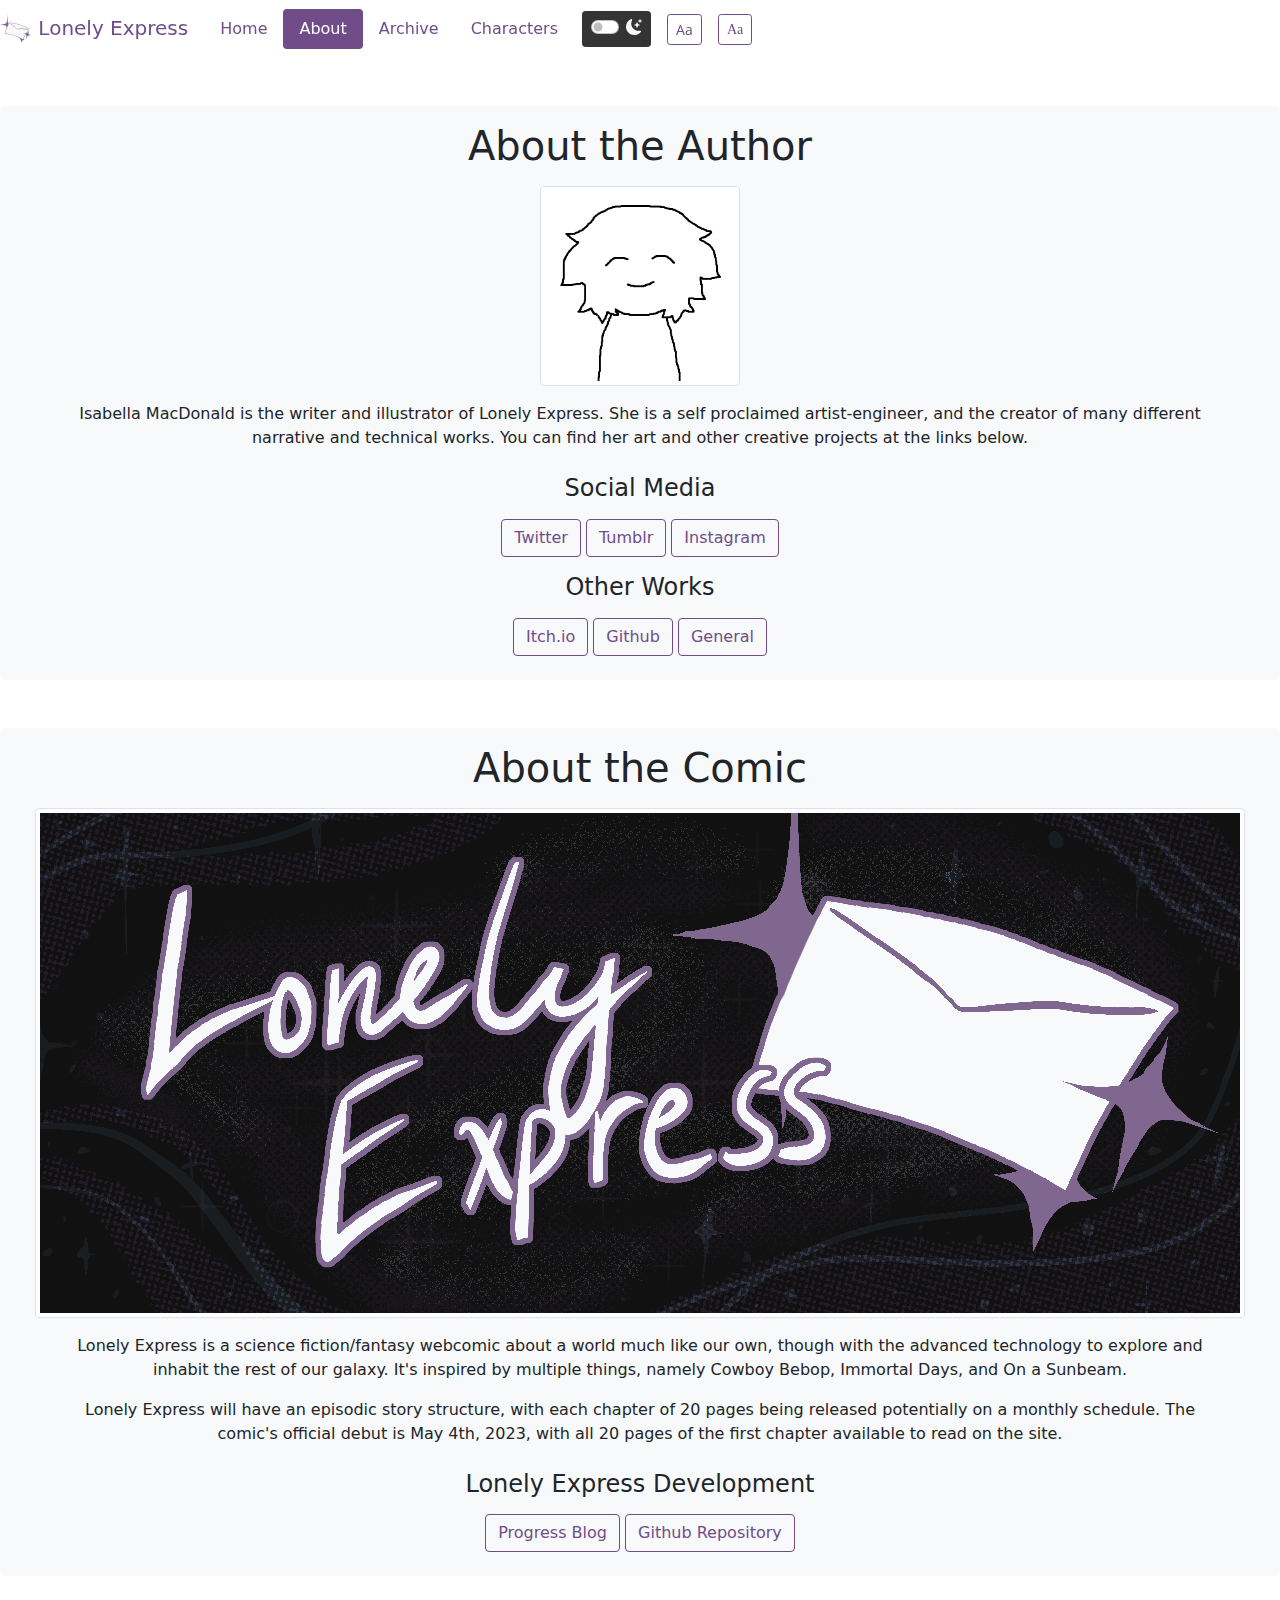
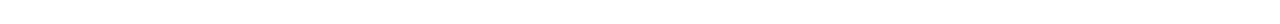
<file: about.html>
<!DOCTYPE html>
<html lang="en">
    <head>
        <meta charset="utf-8">
        <meta name="viewport" content="width=device-width, initial-scale=1">

        <title>About</title>
        
        <!-- meta content used for how embeds display, and how your site appears in searches-->
        <meta name="description" content="About the author and the comic">
        <meta name="viewport" content="width=device-width, initial-scale=1">

        <meta property="og:title" content="Lonely Express">
        <meta property="og:type" content="website">
        <meta property="og:url" content="www.lonelyexpress.com">
        <meta property="og:image" content="https://lonelyexpress.com/tile.png">
        <meta property="og:image:alt" content="A sparkling white envelope on a dark background"/>

        <link rel="manifest" href="site.webmanifest">
        <link rel="apple-touch-icon" href="https://lonelyexpress.com/apple-touch-icon.png">
        <link rel="icon" type="image/png" sizes="32x32" href="favicon-32x32.png">
        <link rel="icon" type="image/png" sizes="16x16" href="favicon-16x16.png">

        <meta name="theme-color" content="#fafafa">

        <!-- Bootstrap CDN and custom stylesheets link here -->
        <link href="https://cdn.jsdelivr.net/npm/bootstrap@5.3.0-alpha1/dist/css/bootstrap.min.css" rel="stylesheet" integrity="sha384-GLhlTQ8iRABdZLl6O3oVMWSktQOp6b7In1Zl3/Jr59b6EGGoI1aFkw7cmDA6j6gD" crossorigin="anonymous">
        <link href="css/dark-mode.css" rel="stylesheet">
        <link href="css/custom2.css" rel="stylesheet">
    </head>
    
    <!-- Google tag (gtag.js) -->
    <script async src="https://www.googletagmanager.com/gtag/js?id=G-82N1NXZVGK"></script>
    <script>
    window.dataLayer = window.dataLayer || [];
    function gtag(){dataLayer.push(arguments);}
    gtag('js', new Date());

    gtag('config', 'G-82N1NXZVGK');
    </script>

    <body>
        <div class="container-fluid g-0">
            <nav class="navbar navbar-expand-md sticky-top bg-dark-subtle" role="navigation">
                <div class="container-fluid justify-content-start">
                    <a class="navbar-brand" href="#">
                        <img src="favicon-32x32.png" alt="Logo" class="d-none d-md-inline-block align-top">
                        Lonely Express
                    </a>
                    <button class="navbar-toggler" type="button" data-bs-toggle="collapse" data-bs-target="#navbarSupportedContent" aria-controls="navbarSupportedContent" aria-expanded="false" aria-label="Toggle navigation">
                        <span class="navbar-toggler-icon"></span>
                    </button>
                    
                    <!-- Links on the navbar that collapse to a hamburger menu for small screens -->
                    <div class="collapse navbar-collapse" id="navbarSupportedContent">
                        <ul class="nav nav-pills">
                            <!-- sub pages -->
                            <li class="nav-item">
                                <a class="nav-link" href="/">Home</a>
                            </li>
                            <li class="nav-item">
                                <a class="nav-link link-body-emphasis active" aria-current="page" href="about">About</a>
                            </li>
                            <li class="nav-item">
                                <a class="nav-link" href="archive">Archive</a>
                            </li>
                            <li class="nav-item">
                                <a class="nav-link" href="characters">Characters</a>
                            </li>
                        </ul>
                    </div>

                    <!-- button options -->
                    <button class="btn btn-sm btn-dark mx-2">
                        <div class="form-check form-switch">
                            <input type="checkbox" class="form-check-input" role="switch" id="darkSwitch">
                            <label class="form-check-label text-light" for="darkSwitch" aria-label="Toggle dark mode">
                                    
                            <!-- bootstrap svg icon for dark mode button -->
                            <svg xmlns="http://www.w3.org/2000/svg" width="16" height="16" fill="currentColor" class="bi bi-moon-stars-fill" viewBox="0 0 16 16">
                                <path d="M6 .278a.768.768 0 0 1 .08.858 7.208 7.208 0 0 0-.878 3.46c0 4.021 3.278 7.277 7.318 7.277.527 0 1.04-.055 1.533-.16a.787.787 0 0 1 .81.316.733.733 0 0 1-.031.893A8.349 8.349 0 0 1 8.344 16C3.734 16 0 12.286 0 7.71 0 4.266 2.114 1.312 5.124.06A.752.752 0 0 1 6 .278z"/>
                                <path d="M10.794 3.148a.217.217 0 0 1 .412 0l.387 1.162c.173.518.579.924 1.097 1.097l1.162.387a.217.217 0 0 1 0 .412l-1.162.387a1.734 1.734 0 0 0-1.097 1.097l-.387 1.162a.217.217 0 0 1-.412 0l-.387-1.162A1.734 1.734 0 0 0 9.31 6.593l-1.162-.387a.217.217 0 0 1 0-.412l1.162-.387a1.734 1.734 0 0 0 1.097-1.097l.387-1.162zM13.863.099a.145.145 0 0 1 .274 0l.258.774c.115.346.386.617.732.732l.774.258a.145.145 0 0 1 0 .274l-.774.258a1.156 1.156 0 0 0-.732.732l-.258.774a.145.145 0 0 1-.274 0l-.258-.774a1.156 1.156 0 0 0-.732-.732l-.774-.258a.145.145 0 0 1 0-.274l.774-.258c.346-.115.617-.386.732-.732L13.863.1z"/>
                            </svg>

                            </label>
                        </div>
                    </button>
                    <button class="btn btn-sm btn-outline-primary mx-2" id="fontSwitch1" style="font-family: Open Sans, sans;" aria-label="Toggle sans serif font">Aa</button>
                    <button class="btn btn-sm btn-outline-primary mx-2" id="fontSwitch2" style="font-family: Times, serif;" aria-label="Toggle serif font">Aa</button>

                </div>
            </nav>

        <div class="container-md">
            <div class="row justify-content-center my-5 text-center">
                <div class="col-sm-7 bg-light rounded p-3 row-gap-5">
                    <h1>
                        About the Author
                    </h1>
                    
                    <img class="img-thumbnail mx-auto my-3 d-block" width="200" src="img/imagorose.png" alt="Isabella MacDonald">
                    
                    <p class="mx-5">
                        Isabella MacDonald is the writer and illustrator of Lonely Express. She is a self proclaimed artist-engineer,
                        and the creator of many different narrative and technical works. You can find her art and other creative projects at the links below.
                    </p>

                    <h4 class="py-2">
                        Social Media
                    </h4>
                    <div class="d-grid gap-2 d-md-block mb-2">
                        <a href="https://twitter.com/imagorose" class="btn btn-outline-primary" aria-label="Twitter Profile Link">
                            Twitter
                        </a>
                        <a href="https://imagorose.tumblr.com" class="btn btn-outline-primary" aria-label="Tumblr Profile Link">
                            Tumblr
                        </a>
                        <a href="https://instagram.com/imagorose" class="btn btn-outline-primary" aria-label="Instagram Profile Link">
                            Instagram
                        </a>
                    </div>

                    <h4 class="py-2">
                        Other Works
                    </h4>
                    <div class="d-grid gap-2 d-md-block mb-2">
                        <a href="https://imagorose.itch.io/" class="btn btn-outline-primary" aria-label="Itch.io Profile Link">
                            Itch.io
                        </a>
                        <a href="https://github.com/imagorose" class="btn btn-outline-primary" aria-label="Github Profile Link">
                            Github
                        </a>
                        <a href="https://imagorose.carrd.co" class="btn btn-outline-primary" aria-label="Portfolio Link">
                            General
                        </a>
                    </div>
                </div>
            </div>

            <div class="row justify-content-center my-5 text-center">
                <div class="col-sm-7 bg-light rounded p-3">
                    <h1>
                        About the Comic
                    </h1>

                    <img class=" img-thumbnail mx-auto my-3 d-block" src="img/banner.png" alt="Lonely Express">

                    <p class="mx-5">
                        Lonely Express is a science fiction/fantasy webcomic about a world much like our own, though
                        with the advanced technology to explore and inhabit the rest of our galaxy. It's inspired by multiple things,
                        namely Cowboy Bebop, Immortal Days, and On a Sunbeam. 
                    </p>
                    <p class="mx-5">
                        Lonely Express will have an episodic story structure, with each chapter 
                        of 20 pages being released potentially on a monthly schedule. The comic's official
                        debut is May 4th, 2023, with all 20 pages of the first chapter available to read
                        on the site.
                    </p>
                    <h4 class="py-2">
                        Lonely Express Development
                    </h4>
                    <div class="d-grid gap-2 d-md-block mb-2">
                        <a href="https://imagorose.wordpress.com" class="btn btn-outline-primary" aria-label="Wordpress Blog Link">
                            Progress Blog
                        </a>
                        <a href="https://github.com/imagorose/lonely-express" class="btn btn-outline-primary" aria-label="Github Repository Link">
                            Github Repository
                        </a>
                    </div>
                </div>
            </div>
        </div>
    </div>

        <!-- Bootstrap CDN and custom javascript links here -->
        <script src="https://cdn.jsdelivr.net/npm/bootstrap@5.3.0-alpha3/dist/js/bootstrap.bundle.min.js" integrity="sha384-ENjdO4Dr2bkBIFxQpeoTz1HIcje39Wm4jDKdf19U8gI4ddQ3GYNS7NTKfAdVQSZe" crossorigin="anonymous"></script>
        
        <script src="js/font.js"></script>
        <script src="js/dark-mode-switch.js"></script>
    </body>
</html>
</file>
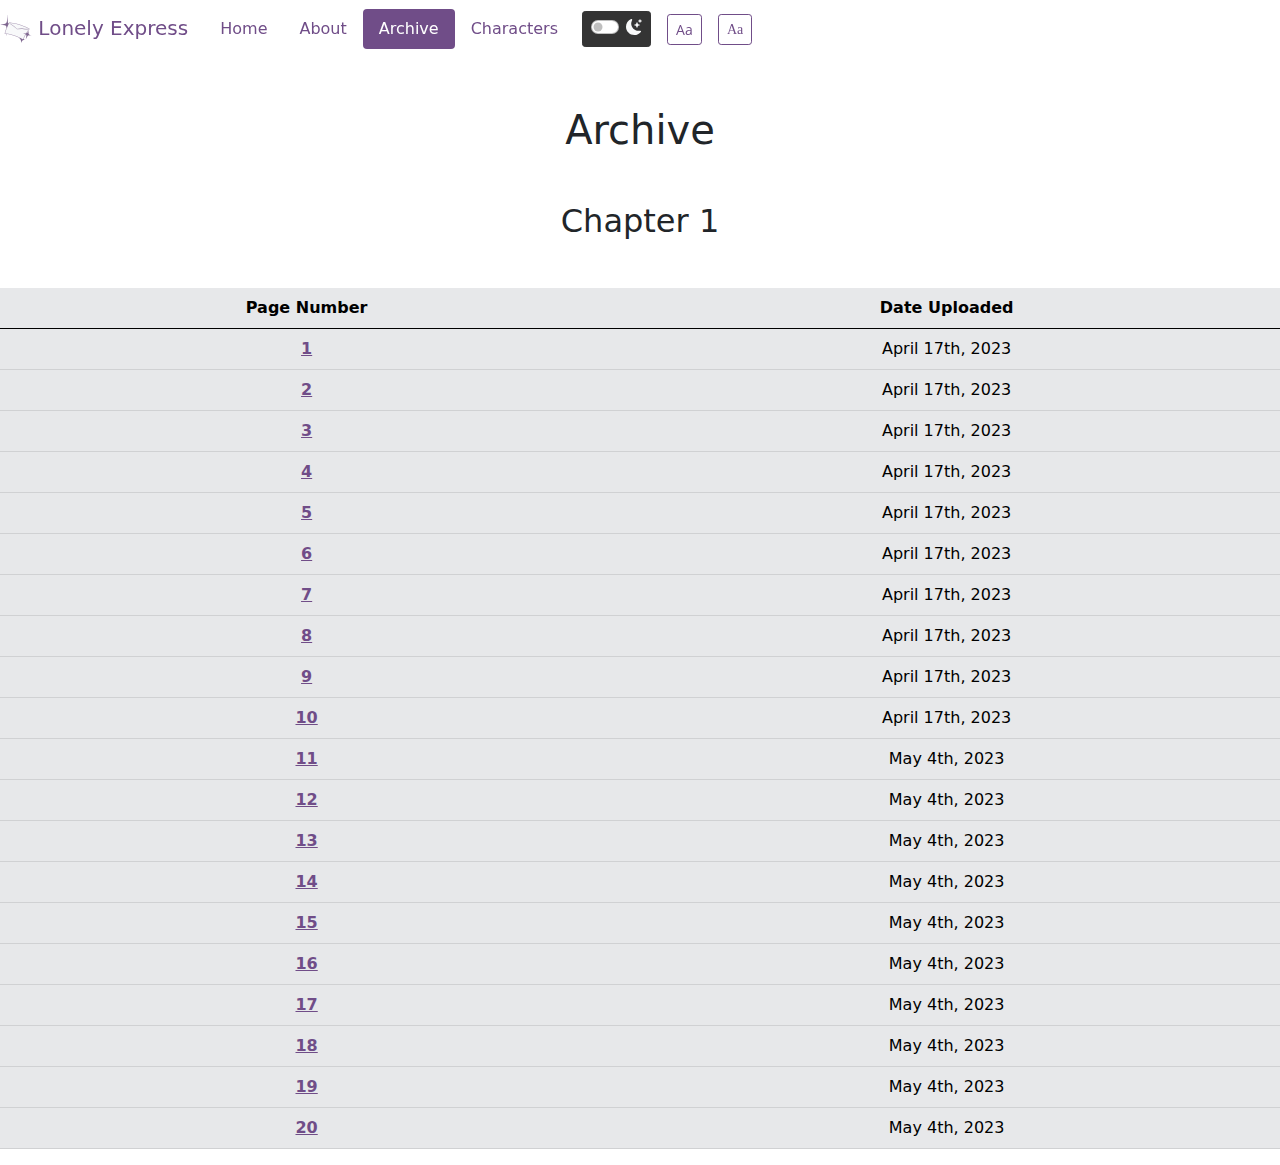
<file: archive.html>
<!DOCTYPE html>
<html lang="en">
    <head>
        <meta charset="utf-8">
        <meta name="viewport" content="width=device-width, initial-scale=1">

        <title>Archive</title>
        
        <!-- meta content used for how embeds display, and how your site appears in searches-->
        <meta name="description" content="Comic Archive">
        <meta name="viewport" content="width=device-width, initial-scale=1">

        <meta property="og:title" content="Lonely Express">
        <meta property="og:type" content="website">
        <meta property="og:url" content="www.lonelyexpress.com">
        <meta property="og:image" content="https://lonelyexpress.com/tile.png">
        <meta property="og:image:alt" content="A sparkling white envelope on a dark background"/>

        <link rel="manifest" href="site.webmanifest">
        <link rel="apple-touch-icon" href="https://lonelyexpress.com/apple-touch-icon.png">
        <link rel="icon" type="image/png" sizes="32x32" href="favicon-32x32.png">
        <link rel="icon" type="image/png" sizes="16x16" href="favicon-16x16.png">

        <meta name="theme-color" content="#fafafa">

        <!-- Bootstrap CDN and custom stylesheets link here -->
        <link href="https://cdn.jsdelivr.net/npm/bootstrap@5.3.0-alpha1/dist/css/bootstrap.min.css" rel="stylesheet" integrity="sha384-GLhlTQ8iRABdZLl6O3oVMWSktQOp6b7In1Zl3/Jr59b6EGGoI1aFkw7cmDA6j6gD" crossorigin="anonymous">
        <link href="css/dark-mode.css" rel="stylesheet">
        <link href="css/custom2.css" rel="stylesheet">
    </head>

    <!-- Google tag (gtag.js) -->
    <script async src="https://www.googletagmanager.com/gtag/js?id=G-82N1NXZVGK"></script>
    <script>
    window.dataLayer = window.dataLayer || [];
    function gtag(){dataLayer.push(arguments);}
    gtag('js', new Date());

    gtag('config', 'G-82N1NXZVGK');
    </script>

    <body>
        <div class="container-fluid g-0">
            <nav class="navbar navbar-expand-md sticky-top bg-dark-subtle" role="navigation">
                <div class="container-fluid justify-content-start">
                    <a class="navbar-brand" href="#">
                        <img src="favicon-32x32.png" alt="Logo" class="d-none d-md-inline-block align-top">
                        Lonely Express
                    </a>
                    <button class="navbar-toggler" type="button" data-bs-toggle="collapse" data-bs-target="#navbarSupportedContent" aria-controls="navbarSupportedContent" aria-expanded="false" aria-label="Toggle navigation">
                        <span class="navbar-toggler-icon"></span>
                    </button>
                    
                    <!-- Links on the navbar that collapse to a hamburger menu for small screens -->
                    <div class="collapse navbar-collapse" id="navbarSupportedContent">
                        <ul class="nav nav-pills">
                            <!-- sub pages -->
                            <li class="nav-item">
                                <a class="nav-link" href="/">Home</a>
                            </li>
                            <li class="nav-item">
                                <a class="nav-link" href="about">About</a>
                            </li>
                            <li class="nav-item">
                                <a class="nav-link link-body-emphasis active" aria-current="page" href="archive">Archive</a>
                            </li>
                            <li class="nav-item">
                                <a class="nav-link" href="characters">Characters</a>
                            </li>
                        </ul>
                    </div>

                    <!-- button options -->
                    <button class="btn btn-sm btn-dark mx-2">
                        <div class="form-check form-switch">
                            <input type="checkbox" class="form-check-input" role="switch" id="darkSwitch">
                            <label class="form-check-label text-light" for="darkSwitch" aria-label="Toggle dark mode">
                                    
                            <!-- bootstrap svg icon for dark mode button -->
                            <svg xmlns="http://www.w3.org/2000/svg" width="16" height="16" fill="currentColor" class="bi bi-moon-stars-fill" viewBox="0 0 16 16">
                                <path d="M6 .278a.768.768 0 0 1 .08.858 7.208 7.208 0 0 0-.878 3.46c0 4.021 3.278 7.277 7.318 7.277.527 0 1.04-.055 1.533-.16a.787.787 0 0 1 .81.316.733.733 0 0 1-.031.893A8.349 8.349 0 0 1 8.344 16C3.734 16 0 12.286 0 7.71 0 4.266 2.114 1.312 5.124.06A.752.752 0 0 1 6 .278z"/>
                                <path d="M10.794 3.148a.217.217 0 0 1 .412 0l.387 1.162c.173.518.579.924 1.097 1.097l1.162.387a.217.217 0 0 1 0 .412l-1.162.387a1.734 1.734 0 0 0-1.097 1.097l-.387 1.162a.217.217 0 0 1-.412 0l-.387-1.162A1.734 1.734 0 0 0 9.31 6.593l-1.162-.387a.217.217 0 0 1 0-.412l1.162-.387a1.734 1.734 0 0 0 1.097-1.097l.387-1.162zM13.863.099a.145.145 0 0 1 .274 0l.258.774c.115.346.386.617.732.732l.774.258a.145.145 0 0 1 0 .274l-.774.258a1.156 1.156 0 0 0-.732.732l-.258.774a.145.145 0 0 1-.274 0l-.258-.774a1.156 1.156 0 0 0-.732-.732l-.774-.258a.145.145 0 0 1 0-.274l.774-.258c.346-.115.617-.386.732-.732L13.863.1z"/>
                            </svg>

                            </label>
                        </div>
                    </button>
                    <button class="btn btn-sm btn-outline-primary mx-2" id="fontSwitch1" style="font-family: Open Sans, sans;" aria-label="Toggle sans serif font">Aa</button>
                    <button class="btn btn-sm btn-outline-primary mx-2" id="fontSwitch2" style="font-family: Times, serif;" aria-label="Toggle serif font">Aa</button>

                </div>
            </nav>

            <div class="container-md text-center">
                <div class="row my-5">
                    <div class="col">
                        <h1>
                            Archive
                        </h1>
                    </div>
                </div>
                <div class="row my-5">
                    <div class="col">
                        <h2>
                            Chapter 1
                        </h2>
                    </div>
                </div>
                
                <div class="row justify-content-center">
                    <div class="col-md-7">
                        <table class="table table-responsive-sm table-secondary">
                            <thead>
                                <tr>
                                <th scope="col">Page Number</th>
                                <th scope="col">Date Uploaded</th>
                                </tr>
                            </thead>
                            <tbody>
                                <tr>
                                    <th scope="row">
                                        <a href="/#1">1</a>
                                    </th>
                                    <td>April 17th, 2023</td>
                                </tr>
                                <tr>
                                    <th scope="row">
                                        <a href="/#2">2</a>
                                    </th>
                                    <td>April 17th, 2023</td>
                                </tr>
                                <tr>
                                    <th scope="row">
                                        <a href="/#3">3</a>
                                    </th>
                                    <td>April 17th, 2023</td>
                                </tr>
                                <tr>
                                    <th scope="row">
                                        <a href="/#4">4</a>
                                    </th>
                                    <td>April 17th, 2023</td>
                                </tr>
                                <tr>
                                    <th scope="row">
                                        <a href="/#5">5</a>
                                    </th>
                                    <td>April 17th, 2023</td>
                                </tr>
                                <tr>
                                    <th scope="row">
                                        <a href="/#6">6</a>
                                    </th>
                                    <td>April 17th, 2023</td>
                                </tr>
                                <tr>
                                    <th scope="row">
                                        <a href="/#7">7</a>
                                    </th>
                                    <td>April 17th, 2023</td>
                                </tr>
                                <tr>
                                    <th scope="row">
                                        <a href="/#8">8</a>
                                    </th>
                                    <td>April 17th, 2023</td>
                                </tr>
                                <tr>
                                    <th scope="row">
                                        <a href="/#9">9</a>
                                    </th>
                                    <td>April 17th, 2023</td>
                                </tr>
                                <tr>
                                    <th scope="row">
                                        <a href="/#10">10</a>
                                    </th>
                                    <td>April 17th, 2023</td>
                                </tr>
                                <tr>
                                    <th scope="row">
                                        <a href="/#11">11</a>
                                    </th>
                                    <td>May 4th, 2023</td>
                                </tr>
                                <tr>
                                    <th scope="row">
                                        <a href="/#12">12</a>
                                    </th>
                                    <td>May 4th, 2023</td>
                                </tr>
                                <tr>
                                    <th scope="row">
                                        <a href="/#13">13</a>
                                    </th>
                                    <td>May 4th, 2023</td>
                                </tr>
                                <tr>
                                    <th scope="row">
                                        <a href="/#14">14</a>
                                    </th>
                                    <td>May 4th, 2023</td>
                                </tr>
                                <tr>
                                    <th scope="row">
                                        <a href="/#15">15</a>
                                    </th>
                                    <td>May 4th, 2023</td>
                                </tr>
                                <tr>
                                    <th scope="row">
                                        <a href="/#16">16</a>
                                    </th>
                                    <td>May 4th, 2023</td>
                                </tr>
                                <tr>
                                    <th scope="row">
                                        <a href="/#17">17</a>
                                    </th>
                                    <td>May 4th, 2023</td>
                                </tr>
                                <tr>
                                    <th scope="row">
                                        <a href="/#18">18</a>
                                    </th>
                                    <td>May 4th, 2023</td>
                                </tr>
                                <tr>
                                    <th scope="row">
                                        <a href="/#19">19</a>
                                    </th>
                                    <td>May 4th, 2023</td>
                                </tr>
                                <tr>
                                    <th scope="row">
                                        <a href="/#20">20</a>
                                    </th>
                                    <td>May 4th, 2023</td>
                                </tr>
                            </tbody>                    
                        </table>
                    </div>
                </div>

        <!-- Bootstrap CDN and custom javascript links here -->
        <script src="https://cdn.jsdelivr.net/npm/bootstrap@5.3.0-alpha3/dist/js/bootstrap.bundle.min.js" integrity="sha384-ENjdO4Dr2bkBIFxQpeoTz1HIcje39Wm4jDKdf19U8gI4ddQ3GYNS7NTKfAdVQSZe" crossorigin="anonymous"></script>
        
        <script src="js/font.js"></script>
        <script src="js/dark-mode-switch.js"></script>
    </body>
</html>
</file>
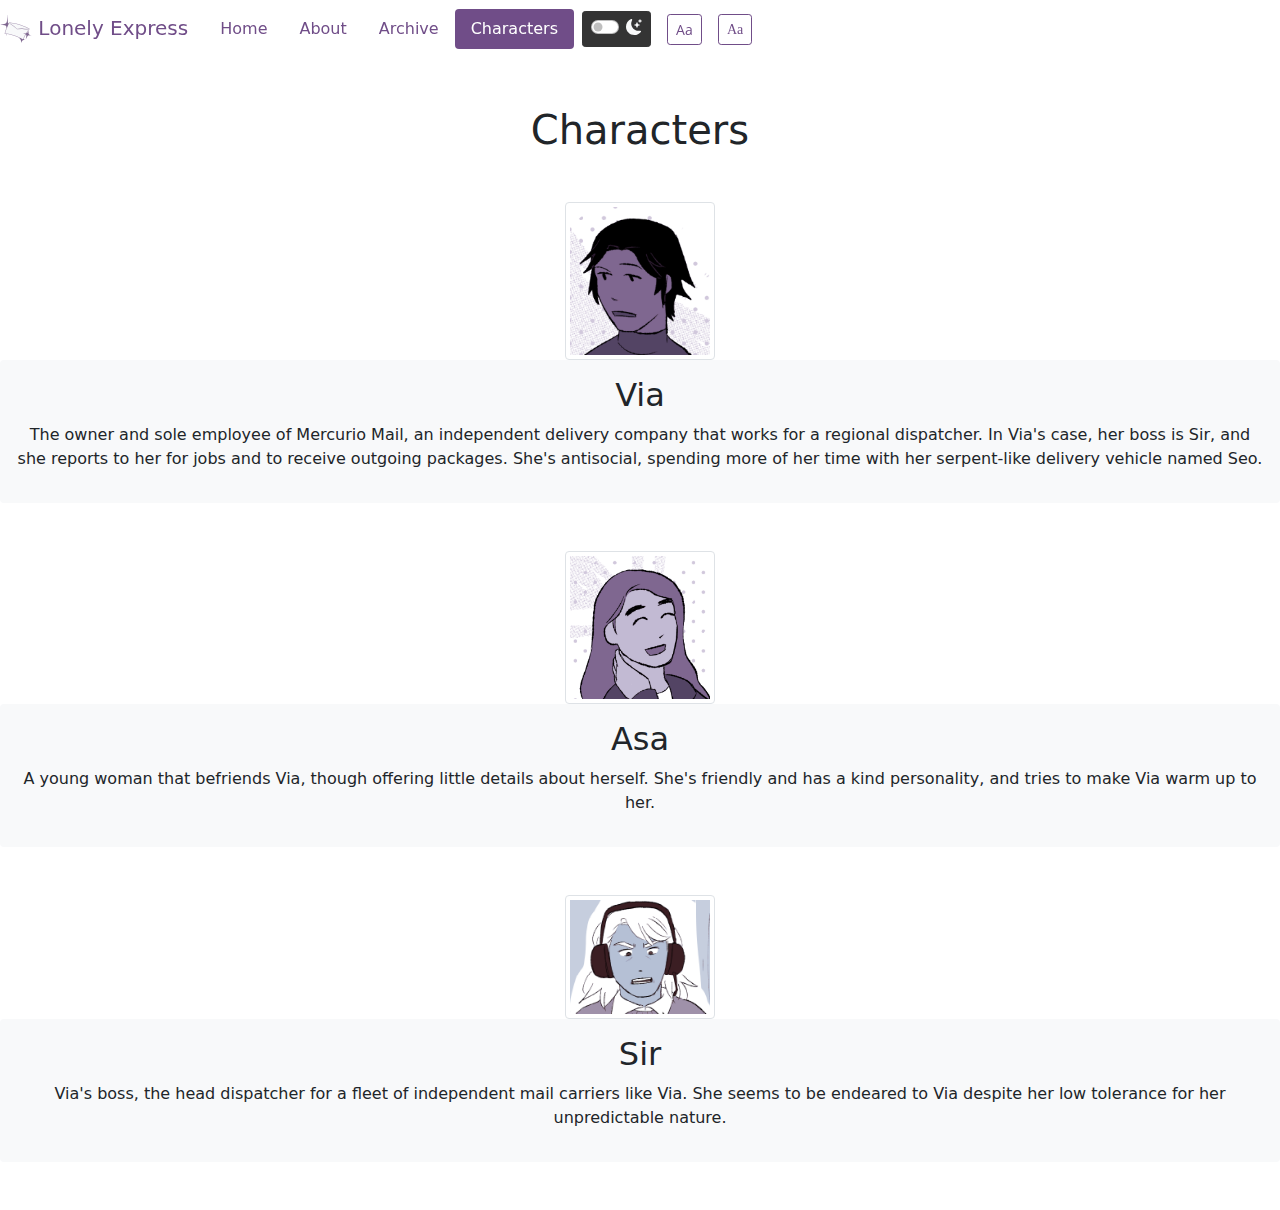
<file: characters.html>
<!DOCTYPE html>
<html lang="en">
    <head>
        <meta charset="utf-8">
        <meta name="viewport" content="width=device-width, initial-scale=1">

        <title>Characters</title>
        
        <!-- meta content used for how embeds display, and how your site appears in searches-->
        <meta name="description" content="Characters">
        <meta name="viewport" content="width=device-width, initial-scale=1">

        <meta property="og:title" content="Lonely Express">
        <meta property="og:type" content="website">
        <meta property="og:url" content="www.lonelyexpress.com">
        <meta property="og:image" content="https://lonelyexpress.com/tile.png">
        <meta property="og:image:alt" content="A sparkling white envelope on a dark background"/>

        <link rel="manifest" href="site.webmanifest">
        <link rel="apple-touch-icon" href="https://lonelyexpress.com/apple-touch-icon.png">
        <link rel="icon" type="image/png" sizes="32x32" href="favicon-32x32.png">
        <link rel="icon" type="image/png" sizes="16x16" href="favicon-16x16.png">

        <meta name="theme-color" content="#fafafa">

        <!-- Bootstrap CDN and custom stylesheets link here -->
        <link href="https://cdn.jsdelivr.net/npm/bootstrap@5.3.0-alpha1/dist/css/bootstrap.min.css" rel="stylesheet" integrity="sha384-GLhlTQ8iRABdZLl6O3oVMWSktQOp6b7In1Zl3/Jr59b6EGGoI1aFkw7cmDA6j6gD" crossorigin="anonymous">
        <link href="css/dark-mode.css" rel="stylesheet">
        <link href="css/custom2.css" rel="stylesheet">
    </head>

    <!-- Google tag (gtag.js) -->
    <script async src="https://www.googletagmanager.com/gtag/js?id=G-82N1NXZVGK"></script>
    <script>
    window.dataLayer = window.dataLayer || [];
    function gtag(){dataLayer.push(arguments);}
    gtag('js', new Date());

    gtag('config', 'G-82N1NXZVGK');
    </script>

    <body>
        <div class="container-fluid g-0">
            <nav class="navbar navbar-expand-md sticky-top bg-dark-subtle" role="navigation">
                <div class="container-fluid justify-content-start">
                    <a class="navbar-brand" href="#">
                        <img src="favicon-32x32.png" alt="Logo" class="d-none d-md-inline-block align-top">
                        Lonely Express
                    </a>
                    <button class="navbar-toggler" type="button" data-bs-toggle="collapse" data-bs-target="#navbarSupportedContent" aria-controls="navbarSupportedContent" aria-expanded="false" aria-label="Toggle navigation">
                        <span class="navbar-toggler-icon"></span>
                    </button>
                    
                    <!-- Links on the navbar that collapse to a hamburger menu for small screens -->
                    <div class="collapse navbar-collapse" id="navbarSupportedContent">
                        <ul class="nav nav-pills">
                            <!-- sub pages -->
                            <li class="nav-item">
                                <a class="nav-link" href="/">Home</a>
                            </li>
                            <li class="nav-item">
                                <a class="nav-link" href="about">About</a>
                            </li>
                            <li class="nav-item">
                                <a class="nav-link" href="archive">Archive</a>
                            </li>
                            <li class="nav-item">
                                <a class="nav-link link-body-emphasis active" aria-current="page" href="characters">Characters</a>
                            </li>
                        </ul>
                    </div>

                    <!-- button options -->
                    <button class="btn btn-sm btn-dark mx-2">
                        <div class="form-check form-switch">
                            <input type="checkbox" class="form-check-input" role="switch" id="darkSwitch">
                            <label class="form-check-label text-light" for="darkSwitch" aria-label="Toggle dark mode">
                                    
                            <!-- bootstrap svg icon for dark mode button -->
                            <svg xmlns="http://www.w3.org/2000/svg" width="16" height="16" fill="currentColor" class="bi bi-moon-stars-fill" viewBox="0 0 16 16">
                                <path d="M6 .278a.768.768 0 0 1 .08.858 7.208 7.208 0 0 0-.878 3.46c0 4.021 3.278 7.277 7.318 7.277.527 0 1.04-.055 1.533-.16a.787.787 0 0 1 .81.316.733.733 0 0 1-.031.893A8.349 8.349 0 0 1 8.344 16C3.734 16 0 12.286 0 7.71 0 4.266 2.114 1.312 5.124.06A.752.752 0 0 1 6 .278z"/>
                                <path d="M10.794 3.148a.217.217 0 0 1 .412 0l.387 1.162c.173.518.579.924 1.097 1.097l1.162.387a.217.217 0 0 1 0 .412l-1.162.387a1.734 1.734 0 0 0-1.097 1.097l-.387 1.162a.217.217 0 0 1-.412 0l-.387-1.162A1.734 1.734 0 0 0 9.31 6.593l-1.162-.387a.217.217 0 0 1 0-.412l1.162-.387a1.734 1.734 0 0 0 1.097-1.097l.387-1.162zM13.863.099a.145.145 0 0 1 .274 0l.258.774c.115.346.386.617.732.732l.774.258a.145.145 0 0 1 0 .274l-.774.258a1.156 1.156 0 0 0-.732.732l-.258.774a.145.145 0 0 1-.274 0l-.258-.774a1.156 1.156 0 0 0-.732-.732l-.774-.258a.145.145 0 0 1 0-.274l.774-.258c.346-.115.617-.386.732-.732L13.863.1z"/>
                            </svg>

                            </label>
                        </div>
                    </button>
                    <button class="btn btn-sm btn-outline-primary mx-2" id="fontSwitch1" style="font-family: Open Sans, sans;" aria-label="Toggle sans serif font">Aa</button>
                    <button class="btn btn-sm btn-outline-primary mx-2" id="fontSwitch2" style="font-family: Times, serif;" aria-label="Toggle serif font">Aa</button>

                </div>
            </nav>

            <div class="container-md text-center align-items-center">
                <div class="row my-5">
                    <div class="col">
                        <h1>
                            Characters
                        </h1>
                    </div>
                </div>
                <div class="row my-5 justify-content-center align-items-center">
                    <div class="col-md-2">
                        <img class="img-thumbnail mx-auto d-block" width="150" src="img/via.PNG" alt="Via">
                    </div>

                    <div class="col-md-5 bg-light rounded p-3">
                        <div>
                            <h2>
                                Via
                            </h2>
                            
                            <p>
                                The owner and sole employee of Mercurio Mail, an independent delivery company that works
                                for a regional dispatcher. In Via's case, her boss is Sir, and she reports to her for jobs
                                and to receive outgoing packages. She's antisocial, spending more of her time with her serpent-like
                                delivery vehicle named Seo.
                            </p>
                        </div>
                    </div>
                </div>

                <div class="row my-5 justify-content-center align-items-center">
                    <div class="col-md-2">
                        <div>
                            <img class="img-thumbnail mx-auto d-block" width="150" src="img/asa.PNG" alt="Asa">
                    
                        </div>
                    </div>

                    <div class="col-md-5 bg-light rounded p-3">
                        <div>
                            <h2>
                                Asa
                            </h2>

                            <p>
                                A young woman that befriends Via, though offering little details about herself.
                                She's friendly and has a kind personality, and tries to make Via warm up to her.
                            </p>
                        </div>
                    </div>
                </div>

                <div class="row my-5 justify-content-center align-items-center">
                    <div class="col-md-2">
                        <div>
                            <img class="img-thumbnail mx-auto d-block" width="150" src="img/sir.PNG" alt="Sir">
                        </div>
                    </div>

                    <div class="col-md-5 bg-light rounded p-3">
                        <div>
                            <h2>
                                Sir
                            </h2>

                            <p>
                                Via's boss, the head dispatcher for a fleet of independent mail carriers like Via.
                                She seems to be endeared to Via despite her low tolerance for her unpredictable nature.
                            </p>
                        </div>
                    </div>
                </div>
            </div>
        </div>

        <!-- Bootstrap CDN and custom javascript links here -->
        <script src="https://cdn.jsdelivr.net/npm/bootstrap@5.3.0-alpha3/dist/js/bootstrap.bundle.min.js" integrity="sha384-ENjdO4Dr2bkBIFxQpeoTz1HIcje39Wm4jDKdf19U8gI4ddQ3GYNS7NTKfAdVQSZe" crossorigin="anonymous"></script>
        
        <script src="js/font.js"></script>
        <script src="js/dark-mode-switch.js"></script>
    </body>
</html>
</file>
<file: css/dark-mode.css>
/*!
 * Dark Mode Switch v1.0.1 (https://github.com/coliff/dark-mode-switch)
 * Copyright 2021 C.Oliff
 * Licensed under MIT (https://github.com/coliff/dark-mode-switch/blob/main/LICENSE)
 */

[data-bs-theme="dark"] {
  background-color: #111 !important;
  color: #eee;
}

[data-bs-theme="dark"] .bg-black {
  background-color: #fff  !important;
}

[data-bs-theme="dark"] .bg-dark {
  background-color: #eee  !important;
}

[data-bs-theme="dark"] .bg-light {
  background-color: #222  !important;
}

[data-bs-theme="dark"] .bg-white {
  background-color: #000  !important;
}

[data-bs-theme="dark"] .nav-link {
  color: #a992b9;
}

[data-bs-theme="dark"] .nav-link:hover {
  color: #b6abc9;
}

[data-bs-theme="dark"] a:hover {
  color: #291842;
}

[data-bs-theme="dark"] .nav-pills .nav-link.active, .nav-pills .show > .nav-link {
  background-color: #a992b9 !important;
  color: #fff  !important;
}

[data-bs-theme="dark"] .btn-outline-primary {
  color: #a992b9 !important;
  border-color: #a992b9;
}

[data-bs-theme="dark"] .btn-outline-primary:hover {
  color: #fff !important;
}
</file>
<file: css/custom2.css>
/* Created with Themestr.app */
/*! `Custom` Bootstrap 5 theme */@import url(https://use.fontawesome.com/releases/v5.0.10/css/all.css);@import url(https://fonts.googleapis.com/css?family=Open+Sans:200,300,400,700);/*!
 * Bootstrap v5.0.1 (https://getbootstrap.com/)
 * Copyright 2011-2021 The Bootstrap Authors
 * Copyright 2011-2021 Twitter, Inc.
 * Licensed under MIT (https://github.com/twbs/bootstrap/blob/main/LICENSE)
 */:root{--bs-blue: #0d6efd;--bs-indigo: #6610f2;--bs-purple: #6f42c1;--bs-pink: #d63384;--bs-red: #dc3545;--bs-orange: #fd7e14;--bs-yellow: #ffc107;--bs-green: #198754;--bs-teal: #20c997;--bs-cyan: #0dcaf0;--bs-white: #fff;--bs-gray: #6c757d;--bs-gray-dark: #343a40;--bs-primary: #704d88;--bs-secondary: #868e96;--bs-success: #6bcdaa;--bs-info: #87e2ff;--bs-warning: #ffc107;--bs-danger: #dc3545;--bs-light: #f8f9fa;--bs-dark: #343434;--bs-font-sans-serif: system-ui, -apple-system, "Segoe UI", Roboto, "Helvetica Neue", Arial, "Noto Sans", "Liberation Sans", sans-serif, "Apple Color Emoji", "Segoe UI Emoji", "Segoe UI Symbol", "Noto Color Emoji";--bs-font-monospace: SFMono-Regular, Menlo, Monaco, Consolas, "Liberation Mono", "Courier New", monospace;--bs-gradient: linear-gradient(180deg, rgba(255,255,255,0.15), rgba(255,255,255,0))}*,*::before,*::after{box-sizing:border-box}@media (prefers-reduced-motion: no-preference){:root{scroll-behavior:smooth}}body{margin:0;font-family:var(--bs-font-sans-serif);font-size:1rem;font-weight:400;line-height:1.5;color:#212529;background-color:#fff;-webkit-text-size-adjust:100%;-webkit-tap-highlight-color:rgba(0,0,0,0)}hr{margin:1rem 0;color:inherit;background-color:currentColor;border:0;opacity:.25}hr:not([size]){height:1px}h1,.h1,h2,.h2,h3,.h3,h4,.h4,h5,.h5,h6,.h6{margin-top:0;margin-bottom:.5rem;font-weight:500;line-height:1.2}h1,.h1{font-size:calc(1.375rem + 1.5vw)}@media (min-width: 1200px){h1,.h1{font-size:2.5rem}}h2,.h2{font-size:calc(1.325rem + .9vw)}@media (min-width: 1200px){h2,.h2{font-size:2rem}}h3,.h3{font-size:calc(1.3rem + .6vw)}@media (min-width: 1200px){h3,.h3{font-size:1.75rem}}h4,.h4{font-size:calc(1.275rem + .3vw)}@media (min-width: 1200px){h4,.h4{font-size:1.5rem}}h5,.h5{font-size:1.25rem}h6,.h6{font-size:1rem}p{margin-top:0;margin-bottom:1rem}abbr[title],abbr[data-bs-original-title]{text-decoration:underline dotted;cursor:help;text-decoration-skip-ink:none}address{margin-bottom:1rem;font-style:normal;line-height:inherit}ol,ul{padding-left:2rem}ol,ul,dl{margin-top:0;margin-bottom:1rem}ol ol,ul ul,ol ul,ul ol{margin-bottom:0}dt{font-weight:700}dd{margin-bottom:.5rem;margin-left:0}blockquote{margin:0 0 1rem}b,strong{font-weight:bolder}small,.small{font-size:.875em}mark,.mark{padding:.2em;background-color:#fcf8e3}sub,sup{position:relative;font-size:.75em;line-height:0;vertical-align:baseline}sub{bottom:-.25em}sup{top:-.5em}a{color:#704d88;text-decoration:underline}a:hover{color:#291842}a:not([href]):not([class]),a:not([href]):not([class]):hover{color:inherit;text-decoration:none}pre,code,kbd,samp{font-family:var(--bs-font-monospace);font-size:1em;direction:ltr /* rtl:ignore */;unicode-bidi:bidi-override}pre{display:block;margin-top:0;margin-bottom:1rem;overflow:auto;font-size:.875em}pre code{font-size:inherit;color:inherit;word-break:normal}code{font-size:.875em;color:#d63384;word-wrap:break-word}a>code{color:inherit}kbd{padding:.2rem .4rem;font-size:.875em;color:#fff;background-color:#212529;border-radius:.2rem}kbd kbd{padding:0;font-size:1em;font-weight:700}figure{margin:0 0 1rem}img,svg{vertical-align:middle}table{caption-side:bottom;border-collapse:collapse}caption{padding-top:.5rem;padding-bottom:.5rem;color:#6c757d;text-align:left}th{text-align:inherit;text-align:-webkit-match-parent}thead,tbody,tfoot,tr,td,th{border-color:inherit;border-style:solid;border-width:0}label{display:inline-block}button{border-radius:0}button:focus:not(:focus-visible){outline:0}input,button,select,optgroup,textarea{margin:0;font-family:inherit;font-size:inherit;line-height:inherit}button,select{text-transform:none}[role="button"]{cursor:pointer}select{word-wrap:normal}select:disabled{opacity:1}[list]::-webkit-calendar-picker-indicator{display:none}button,[type="button"],[type="reset"],[type="submit"]{-webkit-appearance:button}button:not(:disabled),[type="button"]:not(:disabled),[type="reset"]:not(:disabled),[type="submit"]:not(:disabled){cursor:pointer}::-moz-focus-inner{padding:0;border-style:none}textarea{resize:vertical}fieldset{min-width:0;padding:0;margin:0;border:0}legend{float:left;width:100%;padding:0;margin-bottom:.5rem;font-size:calc(1.275rem + .3vw);line-height:inherit}@media (min-width: 1200px){legend{font-size:1.5rem}}legend+*{clear:left}::-webkit-datetime-edit-fields-wrapper,::-webkit-datetime-edit-text,::-webkit-datetime-edit-minute,::-webkit-datetime-edit-hour-field,::-webkit-datetime-edit-day-field,::-webkit-datetime-edit-month-field,::-webkit-datetime-edit-year-field{padding:0}::-webkit-inner-spin-button{height:auto}[type="search"]{outline-offset:-2px;-webkit-appearance:textfield}::-webkit-search-decoration{-webkit-appearance:none}::-webkit-color-swatch-wrapper{padding:0}::file-selector-button{font:inherit}::-webkit-file-upload-button{font:inherit;-webkit-appearance:button}output{display:inline-block}iframe{border:0}summary{display:list-item;cursor:pointer}progress{vertical-align:baseline}[hidden]{display:none !important}.lead{font-size:1.25rem;font-weight:300}.display-1{font-size:calc(1.625rem + 4.5vw);font-weight:300;line-height:1.2}@media (min-width: 1200px){.display-1{font-size:5rem}}.display-2{font-size:calc(1.575rem + 3.9vw);font-weight:300;line-height:1.2}@media (min-width: 1200px){.display-2{font-size:4.5rem}}.display-3{font-size:calc(1.525rem + 3.3vw);font-weight:300;line-height:1.2}@media (min-width: 1200px){.display-3{font-size:4rem}}.display-4{font-size:calc(1.475rem + 2.7vw);font-weight:300;line-height:1.2}@media (min-width: 1200px){.display-4{font-size:3.5rem}}.display-5{font-size:calc(1.425rem + 2.1vw);font-weight:300;line-height:1.2}@media (min-width: 1200px){.display-5{font-size:3rem}}.display-6{font-size:calc(1.375rem + 1.5vw);font-weight:300;line-height:1.2}@media (min-width: 1200px){.display-6{font-size:2.5rem}}.list-unstyled{padding-left:0;list-style:none}.list-inline{padding-left:0;list-style:none}.list-inline-item{display:inline-block}.list-inline-item:not(:last-child){margin-right:.5rem}.initialism{font-size:.875em;text-transform:uppercase}.blockquote{margin-bottom:1rem;font-size:1.25rem}.blockquote>:last-child{margin-bottom:0}.blockquote-footer{margin-top:-1rem;margin-bottom:1rem;font-size:.875em;color:#6c757d}.blockquote-footer::before{content:"\2014\00A0"}.img-fluid{max-width:100%;height:auto}.img-thumbnail{padding:.25rem;background-color:#fff;border:1px solid #dee2e6;border-radius:.25rem;max-width:100%;height:auto}.figure{display:inline-block}.figure-img{margin-bottom:.5rem;line-height:1}.figure-caption{font-size:.875em;color:#6c757d}.table{--bs-table-bg: rgba(0,0,0,0);--bs-table-accent-bg: rgba(0,0,0,0);--bs-table-striped-color: #212529;--bs-table-striped-bg: rgba(0,0,0,0.05);--bs-table-active-color: #212529;--bs-table-active-bg: rgba(0,0,0,0.1);--bs-table-hover-color: #212529;--bs-table-hover-bg: rgba(0,0,0,0.075);width:100%;margin-bottom:1rem;color:#212529;vertical-align:top;border-color:#dee2e6}.table>:not(caption)>*>*{padding:.5rem .5rem;background-color:var(--bs-table-bg);border-bottom-width:1px;box-shadow:inset 0 0 0 9999px var(--bs-table-accent-bg)}.table>tbody{vertical-align:inherit}.table>thead{vertical-align:bottom}.table>:not(:last-child)>:last-child>*{border-bottom-color:currentColor}.caption-top{caption-side:top}.table-sm>:not(caption)>*>*{padding:.25rem .25rem}.table-bordered>:not(caption)>*{border-width:1px 0}.table-bordered>:not(caption)>*>*{border-width:0 1px}.table-borderless>:not(caption)>*>*{border-bottom-width:0}.table-striped>tbody>tr:nth-of-type(odd){--bs-table-accent-bg: var(--bs-table-striped-bg);color:var(--bs-table-striped-color)}.table-active{--bs-table-accent-bg: var(--bs-table-active-bg);color:var(--bs-table-active-color)}.table-hover>tbody>tr:hover{--bs-table-accent-bg: var(--bs-table-hover-bg);color:var(--bs-table-hover-color)}.table-primary{--bs-table-bg: #d6d2dc;--bs-table-striped-bg: #cbc8d1;--bs-table-striped-color: #000;--bs-table-active-bg: #c1bdc6;--bs-table-active-color: #000;--bs-table-hover-bg: #c6c2cc;--bs-table-hover-color: #000;color:#000;border-color:#c1bdc6}.table-secondary{--bs-table-bg: #e7e8ea;--bs-table-striped-bg: #dbdcde;--bs-table-striped-color: #000;--bs-table-active-bg: #d0d1d3;--bs-table-active-color: #000;--bs-table-hover-bg: #d6d7d8;--bs-table-hover-color: #000;color:#000;border-color:#d0d1d3}.table-success{--bs-table-bg: #e1f5ee;--bs-table-striped-bg: #d6e9e2;--bs-table-striped-color: #000;--bs-table-active-bg: #cbddd6;--bs-table-active-color: #000;--bs-table-hover-bg: #d0e3dc;--bs-table-hover-color: #000;color:#000;border-color:#cbddd6}.table-info{--bs-table-bg: #e7f9ff;--bs-table-striped-bg: #dbedf2;--bs-table-striped-color: #000;--bs-table-active-bg: #d0e0e6;--bs-table-active-color: #000;--bs-table-hover-bg: #d6e6ec;--bs-table-hover-color: #000;color:#000;border-color:#d0e0e6}.table-warning{--bs-table-bg: #fff3cd;--bs-table-striped-bg: #f2e7c3;--bs-table-striped-color: #000;--bs-table-active-bg: #e6dbb9;--bs-table-active-color: #000;--bs-table-hover-bg: #ece1be;--bs-table-hover-color: #000;color:#000;border-color:#e6dbb9}.table-danger{--bs-table-bg: #f8d7da;--bs-table-striped-bg: #eccccf;--bs-table-striped-color: #000;--bs-table-active-bg: #dfc2c4;--bs-table-active-color: #000;--bs-table-hover-bg: #e5c7ca;--bs-table-hover-color: #000;color:#000;border-color:#dfc2c4}.table-light{--bs-table-bg: #f8f9fa;--bs-table-striped-bg: #ecedee;--bs-table-striped-color: #000;--bs-table-active-bg: #dfe0e1;--bs-table-active-color: #000;--bs-table-hover-bg: #e5e6e7;--bs-table-hover-color: #000;color:#000;border-color:#dfe0e1}.table-dark{--bs-table-bg: #343434;--bs-table-striped-bg: #3e3e3e;--bs-table-striped-color: #fff;--bs-table-active-bg: #484848;--bs-table-active-color: #fff;--bs-table-hover-bg: #434343;--bs-table-hover-color: #fff;color:#fff;border-color:#484848}.table-responsive{overflow-x:auto;-webkit-overflow-scrolling:touch}@media (max-width: 575.98px){.table-responsive-sm{overflow-x:auto;-webkit-overflow-scrolling:touch}}@media (max-width: 767.98px){.table-responsive-md{overflow-x:auto;-webkit-overflow-scrolling:touch}}@media (max-width: 991.98px){.table-responsive-lg{overflow-x:auto;-webkit-overflow-scrolling:touch}}@media (max-width: 1199.98px){.table-responsive-xl{overflow-x:auto;-webkit-overflow-scrolling:touch}}@media (max-width: 1399.98px){.table-responsive-xxl{overflow-x:auto;-webkit-overflow-scrolling:touch}}.form-label{margin-bottom:.5rem}.col-form-label{padding-top:calc(.375rem + 1px);padding-bottom:calc(.375rem + 1px);margin-bottom:0;font-size:inherit;line-height:1.5}.col-form-label-lg{padding-top:calc(.5rem + 1px);padding-bottom:calc(.5rem + 1px);font-size:1.25rem}.col-form-label-sm{padding-top:calc(.25rem + 1px);padding-bottom:calc(.25rem + 1px);font-size:.875rem}.form-text{margin-top:.25rem;font-size:.875em;color:#6c757d}.form-control{display:block;width:100%;padding:.375rem .75rem;font-size:1rem;font-weight:400;line-height:1.5;color:#212529;background-color:#fff;background-clip:padding-box;border:1px solid #ced4da;appearance:none;border-radius:.25rem;transition:border-color 0.15s ease-in-out,box-shadow 0.15s ease-in-out}@media (prefers-reduced-motion: reduce){.form-control{transition:none}}.form-control[type="file"]{overflow:hidden}.form-control[type="file"]:not(:disabled):not([readonly]){cursor:pointer}.form-control:focus{color:#212529;background-color:#fff;border-color:#704d88;outline:0;box-shadow:0 0 0 .25rem rgba(51,30,82,0.25)}.form-control::-webkit-date-and-time-value{height:1.5em}.form-control::placeholder{color:#6c757d;opacity:1}.form-control:disabled,.form-control[readonly]{background-color:#e9ecef;opacity:1}.form-control::file-selector-button{padding:.375rem .75rem;margin:-.375rem -.75rem;margin-inline-end:.75rem;color:#212529;background-color:#e9ecef;pointer-events:none;border-color:inherit;border-style:solid;border-width:0;border-inline-end-width:1px;border-radius:0;transition:color 0.15s ease-in-out,background-color 0.15s ease-in-out,border-color 0.15s ease-in-out,box-shadow 0.15s ease-in-out}@media (prefers-reduced-motion: reduce){.form-control::file-selector-button{transition:none}}.form-control:hover:not(:disabled):not([readonly])::file-selector-button{background-color:#dde0e3}.form-control::-webkit-file-upload-button{padding:.375rem .75rem;margin:-.375rem -.75rem;margin-inline-end:.75rem;color:#212529;background-color:#e9ecef;pointer-events:none;border-color:inherit;border-style:solid;border-width:0;border-inline-end-width:1px;border-radius:0;transition:color 0.15s ease-in-out,background-color 0.15s ease-in-out,border-color 0.15s ease-in-out,box-shadow 0.15s ease-in-out}@media (prefers-reduced-motion: reduce){.form-control::-webkit-file-upload-button{transition:none}}.form-control:hover:not(:disabled):not([readonly])::-webkit-file-upload-button{background-color:#dde0e3}.form-control-plaintext{display:block;width:100%;padding:.375rem 0;margin-bottom:0;line-height:1.5;color:#212529;background-color:transparent;border:solid transparent;border-width:1px 0}.form-control-plaintext.form-control-sm,.form-control-plaintext.form-control-lg{padding-right:0;padding-left:0}.form-control-sm{min-height:calc(1.5em + .5rem + 2px);padding:.25rem .5rem;font-size:.875rem;border-radius:.2rem}.form-control-sm::file-selector-button{padding:.25rem .5rem;margin:-.25rem -.5rem;margin-inline-end:.5rem}.form-control-sm::-webkit-file-upload-button{padding:.25rem .5rem;margin:-.25rem -.5rem;margin-inline-end:.5rem}.form-control-lg{min-height:calc(1.5em + 1rem + 2px);padding:.5rem 1rem;font-size:1.25rem;border-radius:.3rem}.form-control-lg::file-selector-button{padding:.5rem 1rem;margin:-.5rem -1rem;margin-inline-end:1rem}.form-control-lg::-webkit-file-upload-button{padding:.5rem 1rem;margin:-.5rem -1rem;margin-inline-end:1rem}textarea.form-control{min-height:calc(1.5em + .75rem + 2px)}textarea.form-control-sm{min-height:calc(1.5em + .5rem + 2px)}textarea.form-control-lg{min-height:calc(1.5em + 1rem + 2px)}.form-control-color{max-width:3rem;height:auto;padding:.375rem}.form-control-color:not(:disabled):not([readonly]){cursor:pointer}.form-control-color::-moz-color-swatch{height:1.5em;border-radius:.25rem}.form-control-color::-webkit-color-swatch{height:1.5em;border-radius:.25rem}.form-select{display:block;width:100%;padding:.375rem 2.25rem .375rem .75rem;font-size:1rem;font-weight:400;line-height:1.5;color:#212529;background-color:#fff;background-image:url("data:image/svg+xml,%3csvg xmlns='http://www.w3.org/2000/svg' viewBox='0 0 16 16'%3e%3cpath fill='none' stroke='%23343a40' stroke-linecap='round' stroke-linejoin='round' stroke-width='2' d='M2 5l6 6 6-6'/%3e%3c/svg%3e");background-repeat:no-repeat;background-position:right .75rem center;background-size:16px 12px;border:1px solid #ced4da;border-radius:.25rem;appearance:none}.form-select:focus{border-color:#704d88;outline:0;box-shadow:0 0 0 .25rem rgba(51,30,82,0.25)}.form-select[multiple],.form-select[size]:not([size="1"]){padding-right:.75rem;background-image:none}.form-select:disabled{background-color:#e9ecef}.form-select:-moz-focusring{color:transparent;text-shadow:0 0 0 #212529}.form-select-sm{padding-top:.25rem;padding-bottom:.25rem;padding-left:.5rem;font-size:.875rem}.form-select-lg{padding-top:.5rem;padding-bottom:.5rem;padding-left:1rem;font-size:1.25rem}.form-check{display:block;min-height:1.5rem;padding-left:1.5em;margin-bottom:.125rem}.form-check .form-check-input{float:left;margin-left:-1.5em}.form-check-input{width:1em;height:1em;margin-top:.25em;vertical-align:top;background-color:#fff;background-repeat:no-repeat;background-position:center;background-size:contain;border:1px solid rgba(0,0,0,0.25);appearance:none;color-adjust:exact}.form-check-input[type="checkbox"]{border-radius:.25em}.form-check-input[type="radio"]{border-radius:50%}.form-check-input:active{filter:brightness(90%)}.form-check-input:focus{border-color:#704d88;outline:0;box-shadow:0 0 0 .25rem rgba(51,30,82,0.25)}.form-check-input:checked{background-color:#704d88;border-color:#704d88}.form-check-input:checked[type="checkbox"]{background-image:url("data:image/svg+xml,%3csvg xmlns='http://www.w3.org/2000/svg' viewBox='0 0 20 20'%3e%3cpath fill='none' stroke='%23fff' stroke-linecap='round' stroke-linejoin='round' stroke-width='3' d='M6 10l3 3l6-6'/%3e%3c/svg%3e")}.form-check-input:checked[type="radio"]{background-image:url("data:image/svg+xml,%3csvg xmlns='http://www.w3.org/2000/svg' viewBox='-4 -4 8 8'%3e%3ccircle r='2' fill='%23fff'/%3e%3c/svg%3e")}.form-check-input[type="checkbox"]:indeterminate{background-color:#704d88;border-color:#704d88;background-image:url("data:image/svg+xml,%3csvg xmlns='http://www.w3.org/2000/svg' viewBox='0 0 20 20'%3e%3cpath fill='none' stroke='%23fff' stroke-linecap='round' stroke-linejoin='round' stroke-width='3' d='M6 10h8'/%3e%3c/svg%3e")}.form-check-input:disabled{pointer-events:none;filter:none;opacity:.5}.form-check-input[disabled] ~ .form-check-label,.form-check-input:disabled ~ .form-check-label{opacity:.5}.form-switch{padding-left:2.5em}.form-switch .form-check-input{width:2em;margin-left:-2.5em;background-image:url("data:image/svg+xml,%3csvg xmlns='http://www.w3.org/2000/svg' viewBox='-4 -4 8 8'%3e%3ccircle r='3' fill='rgba%280,0,0,0.25%29'/%3e%3c/svg%3e");background-position:left center;border-radius:2em;transition:background-position 0.15s ease-in-out}@media (prefers-reduced-motion: reduce){.form-switch .form-check-input{transition:none}}.form-switch .form-check-input:focus{background-image:url("data:image/svg+xml,%3csvg xmlns='http://www.w3.org/2000/svg' viewBox='-4 -4 8 8'%3e%3ccircle r='3' fill='%23704d88'/%3e%3c/svg%3e")}.form-switch .form-check-input:checked{background-position:right center;background-image:url("data:image/svg+xml,%3csvg xmlns='http://www.w3.org/2000/svg' viewBox='-4 -4 8 8'%3e%3ccircle r='3' fill='%23fff'/%3e%3c/svg%3e")}.form-check-inline{display:inline-block;margin-right:1rem}.btn-check{position:absolute;clip:rect(0, 0, 0, 0);pointer-events:none}.btn-check[disabled]+.btn,.btn-check:disabled+.btn{pointer-events:none;filter:none;opacity:.65}.form-range{width:100%;height:1.5rem;padding:0;background-color:transparent;appearance:none}.form-range:focus{outline:0}.form-range:focus::-webkit-slider-thumb{box-shadow:0 0 0 1px #fff,0 0 0 .25rem rgba(51,30,82,0.25)}.form-range:focus::-moz-range-thumb{box-shadow:0 0 0 1px #fff,0 0 0 .25rem rgba(51,30,82,0.25)}.form-range::-moz-focus-outer{border:0}.form-range::-webkit-slider-thumb{width:1rem;height:1rem;margin-top:-.25rem;background-color:#704d88;border:0;border-radius:1rem;transition:background-color 0.15s ease-in-out,border-color 0.15s ease-in-out,box-shadow 0.15s ease-in-out;appearance:none}@media (prefers-reduced-motion: reduce){.form-range::-webkit-slider-thumb{transition:none}}.form-range::-webkit-slider-thumb:active{background-color:#c2bccb}.form-range::-webkit-slider-runnable-track{width:100%;height:.5rem;color:transparent;cursor:pointer;background-color:#dee2e6;border-color:transparent;border-radius:1rem}.form-range::-moz-range-thumb{width:1rem;height:1rem;background-color:#704d88;border:0;border-radius:1rem;transition:background-color 0.15s ease-in-out,border-color 0.15s ease-in-out,box-shadow 0.15s ease-in-out;appearance:none}@media (prefers-reduced-motion: reduce){.form-range::-moz-range-thumb{transition:none}}.form-range::-moz-range-thumb:active{background-color:#c2bccb}.form-range::-moz-range-track{width:100%;height:.5rem;color:transparent;cursor:pointer;background-color:#dee2e6;border-color:transparent;border-radius:1rem}.form-range:disabled{pointer-events:none}.form-range:disabled::-webkit-slider-thumb{background-color:#adb5bd}.form-range:disabled::-moz-range-thumb{background-color:#adb5bd}.form-floating{position:relative}.form-floating>.form-control,.form-floating>.form-select{height:calc(3.5rem + 2px);padding:1rem .75rem}.form-floating>label{position:absolute;top:0;left:0;height:100%;padding:1rem .75rem;pointer-events:none;border:1px solid transparent;transform-origin:0 0;transition:opacity 0.1s ease-in-out,transform 0.1s ease-in-out}@media (prefers-reduced-motion: reduce){.form-floating>label{transition:none}}.form-floating>.form-control::placeholder{color:transparent}.form-floating>.form-control:focus,.form-floating>.form-control:not(:placeholder-shown){padding-top:1.625rem;padding-bottom:.625rem}.form-floating>.form-control:-webkit-autofill{padding-top:1.625rem;padding-bottom:.625rem}.form-floating>.form-select{padding-top:1.625rem;padding-bottom:.625rem}.form-floating>.form-control:focus ~ label,.form-floating>.form-control:not(:placeholder-shown) ~ label,.form-floating>.form-select ~ label{opacity:.65;transform:scale(0.85) translateY(-0.5rem) translateX(0.15rem)}.form-floating>.form-control:-webkit-autofill ~ label{opacity:.65;transform:scale(0.85) translateY(-0.5rem) translateX(0.15rem)}.input-group{position:relative;display:flex;flex-wrap:wrap;align-items:stretch;width:100%}.input-group>.form-control,.input-group>.form-select{position:relative;flex:1 1 auto;width:1%;min-width:0}.input-group>.form-control:focus,.input-group>.form-select:focus{z-index:3}.input-group .btn{position:relative;z-index:2}.input-group .btn:focus{z-index:3}.input-group-text{display:flex;align-items:center;padding:.375rem .75rem;font-size:1rem;font-weight:400;line-height:1.5;color:#212529;text-align:center;white-space:nowrap;background-color:#e9ecef;border:1px solid #ced4da;border-radius:.25rem}.input-group-lg>.form-control,.input-group-lg>.form-select,.input-group-lg>.input-group-text,.input-group-lg>.btn{padding:.5rem 1rem;font-size:1.25rem;border-radius:.3rem}.input-group-sm>.form-control,.input-group-sm>.form-select,.input-group-sm>.input-group-text,.input-group-sm>.btn{padding:.25rem .5rem;font-size:.875rem;border-radius:.2rem}.input-group-lg>.form-select,.input-group-sm>.form-select{padding-right:3rem}.input-group:not(.has-validation)>:not(:last-child):not(.dropdown-toggle):not(.dropdown-menu),.input-group:not(.has-validation)>.dropdown-toggle:nth-last-child(n+3){border-top-right-radius:0;border-bottom-right-radius:0}.input-group.has-validation>:nth-last-child(n+3):not(.dropdown-toggle):not(.dropdown-menu),.input-group.has-validation>.dropdown-toggle:nth-last-child(n+4){border-top-right-radius:0;border-bottom-right-radius:0}.input-group>:not(:first-child):not(.dropdown-menu):not(.valid-tooltip):not(.valid-feedback):not(.invalid-tooltip):not(.invalid-feedback){margin-left:-1px;border-top-left-radius:0;border-bottom-left-radius:0}.valid-feedback{display:none;width:100%;margin-top:.25rem;font-size:.875em;color:#6bcdaa}.valid-tooltip{position:absolute;top:100%;z-index:5;display:none;max-width:100%;padding:.25rem .5rem;margin-top:.1rem;font-size:.875rem;color:#000;background-color:rgba(107,205,170,0.9);border-radius:.25rem}.was-validated :valid ~ .valid-feedback,.was-validated :valid ~ .valid-tooltip,.is-valid ~ .valid-feedback,.is-valid ~ .valid-tooltip{display:block}.was-validated .form-control:valid,.form-control.is-valid{border-color:#6bcdaa;padding-right:calc(1.5em + .75rem);background-image:url("data:image/svg+xml,%3csvg xmlns='http://www.w3.org/2000/svg' viewBox='0 0 8 8'%3e%3cpath fill='%236bcdaa' d='M2.3 6.73L.6 4.53c-.4-1.04.46-1.4 1.1-.8l1.1 1.4 3.4-3.8c.6-.63 1.6-.27 1.2.7l-4 4.6c-.43.5-.8.4-1.1.1z'/%3e%3c/svg%3e");background-repeat:no-repeat;background-position:right calc(.375em + .1875rem) center;background-size:calc(.75em + .375rem) calc(.75em + .375rem)}.was-validated .form-control:valid:focus,.form-control.is-valid:focus{border-color:#6bcdaa;box-shadow:0 0 0 .25rem rgba(107,205,170,0.25)}.was-validated textarea.form-control:valid,textarea.form-control.is-valid{padding-right:calc(1.5em + .75rem);background-position:top calc(.375em + .1875rem) right calc(.375em + .1875rem)}.was-validated .form-select:valid,.form-select.is-valid{border-color:#6bcdaa}.was-validated .form-select:valid:not([multiple]):not([size]),.was-validated .form-select:valid:not([multiple])[size="1"],.form-select.is-valid:not([multiple]):not([size]),.form-select.is-valid:not([multiple])[size="1"]{padding-right:4.125rem;background-image:url("data:image/svg+xml,%3csvg xmlns='http://www.w3.org/2000/svg' viewBox='0 0 16 16'%3e%3cpath fill='none' stroke='%23343a40' stroke-linecap='round' stroke-linejoin='round' stroke-width='2' d='M2 5l6 6 6-6'/%3e%3c/svg%3e"),url("data:image/svg+xml,%3csvg xmlns='http://www.w3.org/2000/svg' viewBox='0 0 8 8'%3e%3cpath fill='%236bcdaa' d='M2.3 6.73L.6 4.53c-.4-1.04.46-1.4 1.1-.8l1.1 1.4 3.4-3.8c.6-.63 1.6-.27 1.2.7l-4 4.6c-.43.5-.8.4-1.1.1z'/%3e%3c/svg%3e");background-position:right .75rem center,center right 2.25rem;background-size:16px 12px,calc(.75em + .375rem) calc(.75em + .375rem)}.was-validated .form-select:valid:focus,.form-select.is-valid:focus{border-color:#6bcdaa;box-shadow:0 0 0 .25rem rgba(107,205,170,0.25)}.was-validated .form-check-input:valid,.form-check-input.is-valid{border-color:#6bcdaa}.was-validated .form-check-input:valid:checked,.form-check-input.is-valid:checked{background-color:#6bcdaa}.was-validated .form-check-input:valid:focus,.form-check-input.is-valid:focus{box-shadow:0 0 0 .25rem rgba(107,205,170,0.25)}.was-validated .form-check-input:valid ~ .form-check-label,.form-check-input.is-valid ~ .form-check-label{color:#6bcdaa}.form-check-inline .form-check-input ~ .valid-feedback{margin-left:.5em}.was-validated .input-group .form-control:valid,.input-group .form-control.is-valid,.was-validated .input-group .form-select:valid,.input-group .form-select.is-valid{z-index:1}.was-validated .input-group .form-control:valid:focus,.input-group .form-control.is-valid:focus,.was-validated .input-group .form-select:valid:focus,.input-group .form-select.is-valid:focus{z-index:3}.invalid-feedback{display:none;width:100%;margin-top:.25rem;font-size:.875em;color:#dc3545}.invalid-tooltip{position:absolute;top:100%;z-index:5;display:none;max-width:100%;padding:.25rem .5rem;margin-top:.1rem;font-size:.875rem;color:#fff;background-color:rgba(220,53,69,0.9);border-radius:.25rem}.was-validated :invalid ~ .invalid-feedback,.was-validated :invalid ~ .invalid-tooltip,.is-invalid ~ .invalid-feedback,.is-invalid ~ .invalid-tooltip{display:block}.was-validated .form-control:invalid,.form-control.is-invalid{border-color:#dc3545;padding-right:calc(1.5em + .75rem);background-image:url("data:image/svg+xml,%3csvg xmlns='http://www.w3.org/2000/svg' viewBox='0 0 12 12' width='12' height='12' fill='none' stroke='%23dc3545'%3e%3ccircle cx='6' cy='6' r='4.5'/%3e%3cpath stroke-linejoin='round' d='M5.8 3.6h.4L6 6.5z'/%3e%3ccircle cx='6' cy='8.2' r='.6' fill='%23dc3545' stroke='none'/%3e%3c/svg%3e");background-repeat:no-repeat;background-position:right calc(.375em + .1875rem) center;background-size:calc(.75em + .375rem) calc(.75em + .375rem)}.was-validated .form-control:invalid:focus,.form-control.is-invalid:focus{border-color:#dc3545;box-shadow:0 0 0 .25rem rgba(220,53,69,0.25)}.was-validated textarea.form-control:invalid,textarea.form-control.is-invalid{padding-right:calc(1.5em + .75rem);background-position:top calc(.375em + .1875rem) right calc(.375em + .1875rem)}.was-validated .form-select:invalid,.form-select.is-invalid{border-color:#dc3545}.was-validated .form-select:invalid:not([multiple]):not([size]),.was-validated .form-select:invalid:not([multiple])[size="1"],.form-select.is-invalid:not([multiple]):not([size]),.form-select.is-invalid:not([multiple])[size="1"]{padding-right:4.125rem;background-image:url("data:image/svg+xml,%3csvg xmlns='http://www.w3.org/2000/svg' viewBox='0 0 16 16'%3e%3cpath fill='none' stroke='%23343a40' stroke-linecap='round' stroke-linejoin='round' stroke-width='2' d='M2 5l6 6 6-6'/%3e%3c/svg%3e"),url("data:image/svg+xml,%3csvg xmlns='http://www.w3.org/2000/svg' viewBox='0 0 12 12' width='12' height='12' fill='none' stroke='%23dc3545'%3e%3ccircle cx='6' cy='6' r='4.5'/%3e%3cpath stroke-linejoin='round' d='M5.8 3.6h.4L6 6.5z'/%3e%3ccircle cx='6' cy='8.2' r='.6' fill='%23dc3545' stroke='none'/%3e%3c/svg%3e");background-position:right .75rem center,center right 2.25rem;background-size:16px 12px,calc(.75em + .375rem) calc(.75em + .375rem)}.was-validated .form-select:invalid:focus,.form-select.is-invalid:focus{border-color:#dc3545;box-shadow:0 0 0 .25rem rgba(220,53,69,0.25)}.was-validated .form-check-input:invalid,.form-check-input.is-invalid{border-color:#dc3545}.was-validated .form-check-input:invalid:checked,.form-check-input.is-invalid:checked{background-color:#dc3545}.was-validated .form-check-input:invalid:focus,.form-check-input.is-invalid:focus{box-shadow:0 0 0 .25rem rgba(220,53,69,0.25)}.was-validated .form-check-input:invalid ~ .form-check-label,.form-check-input.is-invalid ~ .form-check-label{color:#dc3545}.form-check-inline .form-check-input ~ .invalid-feedback{margin-left:.5em}.was-validated .input-group .form-control:invalid,.input-group .form-control.is-invalid,.was-validated .input-group .form-select:invalid,.input-group .form-select.is-invalid{z-index:2}.was-validated .input-group .form-control:invalid:focus,.input-group .form-control.is-invalid:focus,.was-validated .input-group .form-select:invalid:focus,.input-group .form-select.is-invalid:focus{z-index:3}.btn{display:inline-block;font-weight:400;line-height:1.5;color:#212529;text-align:center;text-decoration:none;vertical-align:middle;cursor:pointer;user-select:none;background-color:transparent;border:1px solid transparent;padding:.375rem .75rem;font-size:1rem;border-radius:.25rem;transition:color 0.15s ease-in-out,background-color 0.15s ease-in-out,border-color 0.15s ease-in-out,box-shadow 0.15s ease-in-out}@media (prefers-reduced-motion: reduce){.btn{transition:none}}.btn:hover{color:#212529}.btn-check:focus+.btn,.btn:focus{outline:0;box-shadow:0 0 0 .25rem rgba(51,30,82,0.25)}.btn:disabled,.btn.disabled,fieldset:disabled .btn{pointer-events:none;opacity:.65}.btn-primary{color:#fff;background-color:#704d88;border-color:#704d88}.btn-primary:hover{color:#fff;background-color:#2b1a46;border-color:#291842}.btn-check:focus+.btn-primary,.btn-primary:focus{color:#fff;background-color:#2b1a46;border-color:#291842;box-shadow:0 0 0 .25rem rgba(82,64,108,0.5)}.btn-check:checked+.btn-primary,.btn-check:active+.btn-primary,.btn-primary:active,.btn-primary.active,.show>.btn-primary.dropdown-toggle{color:#fff;background-color:#291842;border-color:#26173e}.btn-check:checked+.btn-primary:focus,.btn-check:active+.btn-primary:focus,.btn-primary:active:focus,.btn-primary.active:focus,.show>.btn-primary.dropdown-toggle:focus{box-shadow:0 0 0 .25rem rgba(82,64,108,0.5)}.btn-primary:disabled,.btn-primary.disabled{color:#fff;background-color:#704d88;border-color:#704d88}.btn-secondary{color:#000;background-color:#868e96;border-color:#868e96}.btn-secondary:hover{color:#000;background-color:#989fa6;border-color:#9299a1}.btn-check:focus+.btn-secondary,.btn-secondary:focus{color:#000;background-color:#989fa6;border-color:#9299a1;box-shadow:0 0 0 .25rem rgba(114,121,128,0.5)}.btn-check:checked+.btn-secondary,.btn-check:active+.btn-secondary,.btn-secondary:active,.btn-secondary.active,.show>.btn-secondary.dropdown-toggle{color:#000;background-color:#9ea5ab;border-color:#9299a1}.btn-check:checked+.btn-secondary:focus,.btn-check:active+.btn-secondary:focus,.btn-secondary:active:focus,.btn-secondary.active:focus,.show>.btn-secondary.dropdown-toggle:focus{box-shadow:0 0 0 .25rem rgba(114,121,128,0.5)}.btn-secondary:disabled,.btn-secondary.disabled{color:#000;background-color:#868e96;border-color:#868e96}.btn-success{color:#000;background-color:#6bcdaa;border-color:#6bcdaa}.btn-success:hover{color:#000;background-color:#81d5b7;border-color:#7ad2b3}.btn-check:focus+.btn-success,.btn-success:focus{color:#000;background-color:#81d5b7;border-color:#7ad2b3;box-shadow:0 0 0 .25rem rgba(91,174,145,0.5)}.btn-check:checked+.btn-success,.btn-check:active+.btn-success,.btn-success:active,.btn-success.active,.show>.btn-success.dropdown-toggle{color:#000;background-color:#89d7bb;border-color:#7ad2b3}.btn-check:checked+.btn-success:focus,.btn-check:active+.btn-success:focus,.btn-success:active:focus,.btn-success.active:focus,.show>.btn-success.dropdown-toggle:focus{box-shadow:0 0 0 .25rem rgba(91,174,145,0.5)}.btn-success:disabled,.btn-success.disabled{color:#000;background-color:#6bcdaa;border-color:#6bcdaa}.btn-info{color:#000;background-color:#87e2ff;border-color:#87e2ff}.btn-info:hover{color:#000;background-color:#99e6ff;border-color:#93e5ff}.btn-check:focus+.btn-info,.btn-info:focus{color:#000;background-color:#99e6ff;border-color:#93e5ff;box-shadow:0 0 0 .25rem rgba(115,192,217,0.5)}.btn-check:checked+.btn-info,.btn-check:active+.btn-info,.btn-info:active,.btn-info.active,.show>.btn-info.dropdown-toggle{color:#000;background-color:#9fe8ff;border-color:#93e5ff}.btn-check:checked+.btn-info:focus,.btn-check:active+.btn-info:focus,.btn-info:active:focus,.btn-info.active:focus,.show>.btn-info.dropdown-toggle:focus{box-shadow:0 0 0 .25rem rgba(115,192,217,0.5)}.btn-info:disabled,.btn-info.disabled{color:#000;background-color:#87e2ff;border-color:#87e2ff}.btn-warning{color:#000;background-color:#ffc107;border-color:#ffc107}.btn-warning:hover{color:#000;background-color:#ffca2c;border-color:#ffc720}.btn-check:focus+.btn-warning,.btn-warning:focus{color:#000;background-color:#ffca2c;border-color:#ffc720;box-shadow:0 0 0 .25rem rgba(217,164,6,0.5)}.btn-check:checked+.btn-warning,.btn-check:active+.btn-warning,.btn-warning:active,.btn-warning.active,.show>.btn-warning.dropdown-toggle{color:#000;background-color:#ffcd39;border-color:#ffc720}.btn-check:checked+.btn-warning:focus,.btn-check:active+.btn-warning:focus,.btn-warning:active:focus,.btn-warning.active:focus,.show>.btn-warning.dropdown-toggle:focus{box-shadow:0 0 0 .25rem rgba(217,164,6,0.5)}.btn-warning:disabled,.btn-warning.disabled{color:#000;background-color:#ffc107;border-color:#ffc107}.btn-danger{color:#fff;background-color:#dc3545;border-color:#dc3545}.btn-danger:hover{color:#fff;background-color:#bb2d3b;border-color:#b02a37}.btn-check:focus+.btn-danger,.btn-danger:focus{color:#fff;background-color:#bb2d3b;border-color:#b02a37;box-shadow:0 0 0 .25rem rgba(225,83,97,0.5)}.btn-check:checked+.btn-danger,.btn-check:active+.btn-danger,.btn-danger:active,.btn-danger.active,.show>.btn-danger.dropdown-toggle{color:#fff;background-color:#b02a37;border-color:#a52834}.btn-check:checked+.btn-danger:focus,.btn-check:active+.btn-danger:focus,.btn-danger:active:focus,.btn-danger.active:focus,.show>.btn-danger.dropdown-toggle:focus{box-shadow:0 0 0 .25rem rgba(225,83,97,0.5)}.btn-danger:disabled,.btn-danger.disabled{color:#fff;background-color:#dc3545;border-color:#dc3545}.btn-light{color:#000;background-color:#f8f9fa;border-color:#f8f9fa}.btn-light:hover{color:#000;background-color:#f9fafb;border-color:#f9fafb}.btn-check:focus+.btn-light,.btn-light:focus{color:#000;background-color:#f9fafb;border-color:#f9fafb;box-shadow:0 0 0 .25rem rgba(211,212,213,0.5)}.btn-check:checked+.btn-light,.btn-check:active+.btn-light,.btn-light:active,.btn-light.active,.show>.btn-light.dropdown-toggle{color:#000;background-color:#f9fafb;border-color:#f9fafb}.btn-check:checked+.btn-light:focus,.btn-check:active+.btn-light:focus,.btn-light:active:focus,.btn-light.active:focus,.show>.btn-light.dropdown-toggle:focus{box-shadow:0 0 0 .25rem rgba(211,212,213,0.5)}.btn-light:disabled,.btn-light.disabled{color:#000;background-color:#f8f9fa;border-color:#f8f9fa}.btn-dark{color:#fff;background-color:#343434;border-color:#343434}.btn-dark:hover{color:#fff;background-color:#2c2c2c;border-color:#2a2a2a}.btn-check:focus+.btn-dark,.btn-dark:focus{color:#fff;background-color:#2c2c2c;border-color:#2a2a2a;box-shadow:0 0 0 .25rem rgba(82,82,82,0.5)}.btn-check:checked+.btn-dark,.btn-check:active+.btn-dark,.btn-dark:active,.btn-dark.active,.show>.btn-dark.dropdown-toggle{color:#fff;background-color:#2a2a2a;border-color:#272727}.btn-check:checked+.btn-dark:focus,.btn-check:active+.btn-dark:focus,.btn-dark:active:focus,.btn-dark.active:focus,.show>.btn-dark.dropdown-toggle:focus{box-shadow:0 0 0 .25rem rgba(82,82,82,0.5)}.btn-dark:disabled,.btn-dark.disabled{color:#fff;background-color:#343434;border-color:#343434}.btn-outline-primary{color:#704d88;border-color:#704d88}.btn-outline-primary:hover{color:#fff;background-color:#704d88;border-color:#704d88}.btn-check:focus+.btn-outline-primary,.btn-outline-primary:focus{box-shadow:0 0 0 .25rem rgba(51,30,82,0.5)}.btn-check:checked+.btn-outline-primary,.btn-check:active+.btn-outline-primary,.btn-outline-primary:active,.btn-outline-primary.active,.btn-outline-primary.dropdown-toggle.show{color:#fff;background-color:#704d88;border-color:#704d88}.btn-check:checked+.btn-outline-primary:focus,.btn-check:active+.btn-outline-primary:focus,.btn-outline-primary:active:focus,.btn-outline-primary.active:focus,.btn-outline-primary.dropdown-toggle.show:focus{box-shadow:0 0 0 .25rem rgba(51,30,82,0.5)}.btn-outline-primary:disabled,.btn-outline-primary.disabled{color:#704d88;background-color:transparent}.btn-outline-secondary{color:#868e96;border-color:#868e96}.btn-outline-secondary:hover{color:#000;background-color:#868e96;border-color:#868e96}.btn-check:focus+.btn-outline-secondary,.btn-outline-secondary:focus{box-shadow:0 0 0 .25rem rgba(134,142,150,0.5)}.btn-check:checked+.btn-outline-secondary,.btn-check:active+.btn-outline-secondary,.btn-outline-secondary:active,.btn-outline-secondary.active,.btn-outline-secondary.dropdown-toggle.show{color:#000;background-color:#868e96;border-color:#868e96}.btn-check:checked+.btn-outline-secondary:focus,.btn-check:active+.btn-outline-secondary:focus,.btn-outline-secondary:active:focus,.btn-outline-secondary.active:focus,.btn-outline-secondary.dropdown-toggle.show:focus{box-shadow:0 0 0 .25rem rgba(134,142,150,0.5)}.btn-outline-secondary:disabled,.btn-outline-secondary.disabled{color:#868e96;background-color:transparent}.btn-outline-success{color:#6bcdaa;border-color:#6bcdaa}.btn-outline-success:hover{color:#000;background-color:#6bcdaa;border-color:#6bcdaa}.btn-check:focus+.btn-outline-success,.btn-outline-success:focus{box-shadow:0 0 0 .25rem rgba(107,205,170,0.5)}.btn-check:checked+.btn-outline-success,.btn-check:active+.btn-outline-success,.btn-outline-success:active,.btn-outline-success.active,.btn-outline-success.dropdown-toggle.show{color:#000;background-color:#6bcdaa;border-color:#6bcdaa}.btn-check:checked+.btn-outline-success:focus,.btn-check:active+.btn-outline-success:focus,.btn-outline-success:active:focus,.btn-outline-success.active:focus,.btn-outline-success.dropdown-toggle.show:focus{box-shadow:0 0 0 .25rem rgba(107,205,170,0.5)}.btn-outline-success:disabled,.btn-outline-success.disabled{color:#6bcdaa;background-color:transparent}.btn-outline-info{color:#87e2ff;border-color:#87e2ff}.btn-outline-info:hover{color:#000;background-color:#87e2ff;border-color:#87e2ff}.btn-check:focus+.btn-outline-info,.btn-outline-info:focus{box-shadow:0 0 0 .25rem rgba(135,226,255,0.5)}.btn-check:checked+.btn-outline-info,.btn-check:active+.btn-outline-info,.btn-outline-info:active,.btn-outline-info.active,.btn-outline-info.dropdown-toggle.show{color:#000;background-color:#87e2ff;border-color:#87e2ff}.btn-check:checked+.btn-outline-info:focus,.btn-check:active+.btn-outline-info:focus,.btn-outline-info:active:focus,.btn-outline-info.active:focus,.btn-outline-info.dropdown-toggle.show:focus{box-shadow:0 0 0 .25rem rgba(135,226,255,0.5)}.btn-outline-info:disabled,.btn-outline-info.disabled{color:#87e2ff;background-color:transparent}.btn-outline-warning{color:#ffc107;border-color:#ffc107}.btn-outline-warning:hover{color:#000;background-color:#ffc107;border-color:#ffc107}.btn-check:focus+.btn-outline-warning,.btn-outline-warning:focus{box-shadow:0 0 0 .25rem rgba(255,193,7,0.5)}.btn-check:checked+.btn-outline-warning,.btn-check:active+.btn-outline-warning,.btn-outline-warning:active,.btn-outline-warning.active,.btn-outline-warning.dropdown-toggle.show{color:#000;background-color:#ffc107;border-color:#ffc107}.btn-check:checked+.btn-outline-warning:focus,.btn-check:active+.btn-outline-warning:focus,.btn-outline-warning:active:focus,.btn-outline-warning.active:focus,.btn-outline-warning.dropdown-toggle.show:focus{box-shadow:0 0 0 .25rem rgba(255,193,7,0.5)}.btn-outline-warning:disabled,.btn-outline-warning.disabled{color:#ffc107;background-color:transparent}.btn-outline-danger{color:#dc3545;border-color:#dc3545}.btn-outline-danger:hover{color:#fff;background-color:#dc3545;border-color:#dc3545}.btn-check:focus+.btn-outline-danger,.btn-outline-danger:focus{box-shadow:0 0 0 .25rem rgba(220,53,69,0.5)}.btn-check:checked+.btn-outline-danger,.btn-check:active+.btn-outline-danger,.btn-outline-danger:active,.btn-outline-danger.active,.btn-outline-danger.dropdown-toggle.show{color:#fff;background-color:#dc3545;border-color:#dc3545}.btn-check:checked+.btn-outline-danger:focus,.btn-check:active+.btn-outline-danger:focus,.btn-outline-danger:active:focus,.btn-outline-danger.active:focus,.btn-outline-danger.dropdown-toggle.show:focus{box-shadow:0 0 0 .25rem rgba(220,53,69,0.5)}.btn-outline-danger:disabled,.btn-outline-danger.disabled{color:#dc3545;background-color:transparent}.btn-outline-light{color:#f8f9fa;border-color:#f8f9fa}.btn-outline-light:hover{color:#000;background-color:#f8f9fa;border-color:#f8f9fa}.btn-check:focus+.btn-outline-light,.btn-outline-light:focus{box-shadow:0 0 0 .25rem rgba(248,249,250,0.5)}.btn-check:checked+.btn-outline-light,.btn-check:active+.btn-outline-light,.btn-outline-light:active,.btn-outline-light.active,.btn-outline-light.dropdown-toggle.show{color:#000;background-color:#f8f9fa;border-color:#f8f9fa}.btn-check:checked+.btn-outline-light:focus,.btn-check:active+.btn-outline-light:focus,.btn-outline-light:active:focus,.btn-outline-light.active:focus,.btn-outline-light.dropdown-toggle.show:focus{box-shadow:0 0 0 .25rem rgba(248,249,250,0.5)}.btn-outline-light:disabled,.btn-outline-light.disabled{color:#f8f9fa;background-color:transparent}.btn-outline-dark{color:#343434;border-color:#343434}.btn-outline-dark:hover{color:#fff;background-color:#343434;border-color:#343434}.btn-check:focus+.btn-outline-dark,.btn-outline-dark:focus{box-shadow:0 0 0 .25rem rgba(52,52,52,0.5)}.btn-check:checked+.btn-outline-dark,.btn-check:active+.btn-outline-dark,.btn-outline-dark:active,.btn-outline-dark.active,.btn-outline-dark.dropdown-toggle.show{color:#fff;background-color:#343434;border-color:#343434}.btn-check:checked+.btn-outline-dark:focus,.btn-check:active+.btn-outline-dark:focus,.btn-outline-dark:active:focus,.btn-outline-dark.active:focus,.btn-outline-dark.dropdown-toggle.show:focus{box-shadow:0 0 0 .25rem rgba(52,52,52,0.5)}.btn-outline-dark:disabled,.btn-outline-dark.disabled{color:#343434;background-color:transparent}.btn-link{font-weight:400;color:#704d88;text-decoration:underline}.btn-link:hover{color:#291842}.btn-link:disabled,.btn-link.disabled{color:#6c757d}.btn-lg,.btn-group-lg>.btn{padding:.5rem 1rem;font-size:1.25rem;border-radius:.3rem}.btn-sm,.btn-group-sm>.btn{padding:.25rem .5rem;font-size:.875rem;border-radius:.2rem}.fade{transition:opacity 0.15s linear}@media (prefers-reduced-motion: reduce){.fade{transition:none}}.fade:not(.show){opacity:0}.collapse:not(.show){display:none}.collapsing{height:0;overflow:hidden;transition:height 0.35s ease}@media (prefers-reduced-motion: reduce){.collapsing{transition:none}}.dropup,.dropend,.dropdown,.dropstart{position:relative}.dropdown-toggle{white-space:nowrap}.dropdown-toggle::after{display:inline-block;margin-left:.255em;vertical-align:.255em;content:"";border-top:.3em solid;border-right:.3em solid transparent;border-bottom:0;border-left:.3em solid transparent}.dropdown-toggle:empty::after{margin-left:0}.dropdown-menu{position:absolute;z-index:1000;display:none;min-width:10rem;padding:.5rem 0;margin:0;font-size:1rem;color:#212529;text-align:left;list-style:none;background-color:#fff;background-clip:padding-box;border:1px solid rgba(0,0,0,0.15);border-radius:.25rem}.dropdown-menu[data-bs-popper]{top:100%;left:0;margin-top:.125rem}.dropdown-menu-start{--bs-position: start}.dropdown-menu-start[data-bs-popper]{right:auto /* rtl:ignore */;left:0 /* rtl:ignore */}.dropdown-menu-end{--bs-position: end}.dropdown-menu-end[data-bs-popper]{right:0 /* rtl:ignore */;left:auto /* rtl:ignore */}@media (min-width: 576px){.dropdown-menu-sm-start{--bs-position: start}.dropdown-menu-sm-start[data-bs-popper]{right:auto /* rtl:ignore */;left:0 /* rtl:ignore */}.dropdown-menu-sm-end{--bs-position: end}.dropdown-menu-sm-end[data-bs-popper]{right:0 /* rtl:ignore */;left:auto /* rtl:ignore */}}@media (min-width: 768px){.dropdown-menu-md-start{--bs-position: start}.dropdown-menu-md-start[data-bs-popper]{right:auto /* rtl:ignore */;left:0 /* rtl:ignore */}.dropdown-menu-md-end{--bs-position: end}.dropdown-menu-md-end[data-bs-popper]{right:0 /* rtl:ignore */;left:auto /* rtl:ignore */}}@media (min-width: 992px){.dropdown-menu-lg-start{--bs-position: start}.dropdown-menu-lg-start[data-bs-popper]{right:auto /* rtl:ignore */;left:0 /* rtl:ignore */}.dropdown-menu-lg-end{--bs-position: end}.dropdown-menu-lg-end[data-bs-popper]{right:0 /* rtl:ignore */;left:auto /* rtl:ignore */}}@media (min-width: 1200px){.dropdown-menu-xl-start{--bs-position: start}.dropdown-menu-xl-start[data-bs-popper]{right:auto /* rtl:ignore */;left:0 /* rtl:ignore */}.dropdown-menu-xl-end{--bs-position: end}.dropdown-menu-xl-end[data-bs-popper]{right:0 /* rtl:ignore */;left:auto /* rtl:ignore */}}@media (min-width: 1400px){.dropdown-menu-xxl-start{--bs-position: start}.dropdown-menu-xxl-start[data-bs-popper]{right:auto /* rtl:ignore */;left:0 /* rtl:ignore */}.dropdown-menu-xxl-end{--bs-position: end}.dropdown-menu-xxl-end[data-bs-popper]{right:0 /* rtl:ignore */;left:auto /* rtl:ignore */}}.dropup .dropdown-menu[data-bs-popper]{top:auto;bottom:100%;margin-top:0;margin-bottom:.125rem}.dropup .dropdown-toggle::after{display:inline-block;margin-left:.255em;vertical-align:.255em;content:"";border-top:0;border-right:.3em solid transparent;border-bottom:.3em solid;border-left:.3em solid transparent}.dropup .dropdown-toggle:empty::after{margin-left:0}.dropend .dropdown-menu[data-bs-popper]{top:0;right:auto;left:100%;margin-top:0;margin-left:.125rem}.dropend .dropdown-toggle::after{display:inline-block;margin-left:.255em;vertical-align:.255em;content:"";border-top:.3em solid transparent;border-right:0;border-bottom:.3em solid transparent;border-left:.3em solid}.dropend .dropdown-toggle:empty::after{margin-left:0}.dropend .dropdown-toggle::after{vertical-align:0}.dropstart .dropdown-menu[data-bs-popper]{top:0;right:100%;left:auto;margin-top:0;margin-right:.125rem}.dropstart .dropdown-toggle::after{display:inline-block;margin-left:.255em;vertical-align:.255em;content:""}.dropstart .dropdown-toggle::after{display:none}.dropstart .dropdown-toggle::before{display:inline-block;margin-right:.255em;vertical-align:.255em;content:"";border-top:.3em solid transparent;border-right:.3em solid;border-bottom:.3em solid transparent}.dropstart .dropdown-toggle:empty::after{margin-left:0}.dropstart .dropdown-toggle::before{vertical-align:0}.dropdown-divider{height:0;margin:.5rem 0;overflow:hidden;border-top:1px solid rgba(0,0,0,0.15)}.dropdown-item{display:block;width:100%;padding:.25rem 1rem;clear:both;font-weight:400;color:#212529;text-align:inherit;text-decoration:none;white-space:nowrap;background-color:transparent;border:0}.dropdown-item:hover,.dropdown-item:focus{color:#1e2125;background-color:#e9ecef}.dropdown-item.active,.dropdown-item:active{color:#fff;text-decoration:none;background-color:#704d88}.dropdown-item.disabled,.dropdown-item:disabled{color:#adb5bd;pointer-events:none;background-color:transparent}.dropdown-menu.show{display:block}.dropdown-header{display:block;padding:.5rem 1rem;margin-bottom:0;font-size:.875rem;color:#6c757d;white-space:nowrap}.dropdown-item-text{display:block;padding:.25rem 1rem;color:#212529}.dropdown-menu-dark{color:#dee2e6;background-color:#343a40;border-color:rgba(0,0,0,0.15)}.dropdown-menu-dark .dropdown-item{color:#dee2e6}.dropdown-menu-dark .dropdown-item:hover,.dropdown-menu-dark .dropdown-item:focus{color:#fff;background-color:rgba(255,255,255,0.15)}.dropdown-menu-dark .dropdown-item.active,.dropdown-menu-dark .dropdown-item:active{color:#fff;background-color:#704d88}.dropdown-menu-dark .dropdown-item.disabled,.dropdown-menu-dark .dropdown-item:disabled{color:#adb5bd}.dropdown-menu-dark .dropdown-divider{border-color:rgba(0,0,0,0.15)}.dropdown-menu-dark .dropdown-item-text{color:#dee2e6}.dropdown-menu-dark .dropdown-header{color:#adb5bd}.btn-group,.btn-group-vertical{position:relative;display:inline-flex;vertical-align:middle}.btn-group>.btn,.btn-group-vertical>.btn{position:relative;flex:1 1 auto}.btn-group>.btn-check:checked+.btn,.btn-group>.btn-check:focus+.btn,.btn-group>.btn:hover,.btn-group>.btn:focus,.btn-group>.btn:active,.btn-group>.btn.active,.btn-group-vertical>.btn-check:checked+.btn,.btn-group-vertical>.btn-check:focus+.btn,.btn-group-vertical>.btn:hover,.btn-group-vertical>.btn:focus,.btn-group-vertical>.btn:active,.btn-group-vertical>.btn.active{z-index:1}.btn-toolbar{display:flex;flex-wrap:wrap;justify-content:flex-start}.btn-toolbar .input-group{width:auto}.btn-group>.btn:not(:first-child),.btn-group>.btn-group:not(:first-child){margin-left:-1px}.btn-group>.btn:not(:last-child):not(.dropdown-toggle),.btn-group>.btn-group:not(:last-child)>.btn{border-top-right-radius:0;border-bottom-right-radius:0}.btn-group>.btn:nth-child(n+3),.btn-group>:not(.btn-check)+.btn,.btn-group>.btn-group:not(:first-child)>.btn{border-top-left-radius:0;border-bottom-left-radius:0}.dropdown-toggle-split{padding-right:.5625rem;padding-left:.5625rem}.dropdown-toggle-split::after,.dropup .dropdown-toggle-split::after,.dropend .dropdown-toggle-split::after{margin-left:0}.dropstart .dropdown-toggle-split::before{margin-right:0}.btn-sm+.dropdown-toggle-split,.btn-group-sm>.btn+.dropdown-toggle-split{padding-right:.375rem;padding-left:.375rem}.btn-lg+.dropdown-toggle-split,.btn-group-lg>.btn+.dropdown-toggle-split{padding-right:.75rem;padding-left:.75rem}.btn-group-vertical{flex-direction:column;align-items:flex-start;justify-content:center}.btn-group-vertical>.btn,.btn-group-vertical>.btn-group{width:100%}.btn-group-vertical>.btn:not(:first-child),.btn-group-vertical>.btn-group:not(:first-child){margin-top:-1px}.btn-group-vertical>.btn:not(:last-child):not(.dropdown-toggle),.btn-group-vertical>.btn-group:not(:last-child)>.btn{border-bottom-right-radius:0;border-bottom-left-radius:0}.btn-group-vertical>.btn ~ .btn,.btn-group-vertical>.btn-group:not(:first-child)>.btn{border-top-left-radius:0;border-top-right-radius:0}.nav{display:flex;flex-wrap:wrap;padding-left:0;margin-bottom:0;list-style:none}.nav-link{display:block;padding:.5rem 1rem;color:#704d88;text-decoration:none;transition:color 0.15s ease-in-out,background-color 0.15s ease-in-out,border-color 0.15s ease-in-out}@media (prefers-reduced-motion: reduce){.nav-link{transition:none}}.nav-link:hover,.nav-link:focus{color:#291842}.nav-link.disabled{color:#6c757d;pointer-events:none;cursor:default}.nav-tabs{border-bottom:1px solid #dee2e6}.nav-tabs .nav-link{margin-bottom:-1px;background:none;border:1px solid transparent;border-top-left-radius:.25rem;border-top-right-radius:.25rem}.nav-tabs .nav-link:hover,.nav-tabs .nav-link:focus{border-color:#e9ecef #e9ecef #dee2e6;isolation:isolate}.nav-tabs .nav-link.disabled{color:#6c757d;background-color:transparent;border-color:transparent}.nav-tabs .nav-link.active,.nav-tabs .nav-item.show .nav-link{color:#495057;background-color:#fff;border-color:#dee2e6 #dee2e6 #fff}.nav-tabs .dropdown-menu{margin-top:-1px;border-top-left-radius:0;border-top-right-radius:0}.nav-pills .nav-link{background:none;border:0;border-radius:.25rem}.nav-pills .nav-link.active,.nav-pills .show>.nav-link{color:#fff;background-color:#704d88}.nav-fill>.nav-link,.nav-fill .nav-item{flex:1 1 auto;text-align:center}.nav-justified>.nav-link,.nav-justified .nav-item{flex-basis:0;flex-grow:1;text-align:center}.nav-fill .nav-item .nav-link,.nav-justified .nav-item .nav-link{width:100%}.tab-content>.tab-pane{display:none}.tab-content>.active{display:block}.navbar{position:relative;display:flex;flex-wrap:wrap;align-items:center;justify-content:space-between;padding-top:.5rem;padding-bottom:.5rem}.navbar>.container,.navbar>.container-fluid,.navbar>.container-sm,.navbar>.container-md,.navbar>.container-lg,.navbar>.container-xl,.navbar>.container-xxl{display:flex;flex-wrap:inherit;align-items:center;justify-content:space-between}.navbar-brand{padding-top:.3125rem;padding-bottom:.3125rem;margin-right:1rem;font-size:1.25rem;text-decoration:none;white-space:nowrap}.navbar-nav{display:flex;flex-direction:column;padding-left:0;margin-bottom:0;list-style:none}.navbar-nav .nav-link{padding-right:0;padding-left:0}.navbar-nav .dropdown-menu{position:static}.navbar-text{padding-top:.5rem;padding-bottom:.5rem}.navbar-collapse{flex-basis:100%;flex-grow:1;align-items:center}.navbar-toggler{padding:.25rem .75rem;font-size:1.25rem;line-height:1;background-color:transparent;border:1px solid transparent;border-radius:.25rem;transition:box-shadow 0.15s ease-in-out}@media (prefers-reduced-motion: reduce){.navbar-toggler{transition:none}}.navbar-toggler:hover{text-decoration:none}.navbar-toggler:focus{text-decoration:none;outline:0;box-shadow:0 0 0 .25rem}.navbar-toggler-icon{display:inline-block;width:1.5em;height:1.5em;vertical-align:middle;background-repeat:no-repeat;background-position:center;background-size:100%}.navbar-nav-scroll{max-height:var(--bs-scroll-height, 75vh);overflow-y:auto}@media (min-width: 576px){.navbar-expand-sm{flex-wrap:nowrap;justify-content:flex-start}.navbar-expand-sm .navbar-nav{flex-direction:row}.navbar-expand-sm .navbar-nav .dropdown-menu{position:absolute}.navbar-expand-sm .navbar-nav .nav-link{padding-right:.5rem;padding-left:.5rem}.navbar-expand-sm .navbar-nav-scroll{overflow:visible}.navbar-expand-sm .navbar-collapse{display:flex !important;flex-basis:auto}.navbar-expand-sm .navbar-toggler{display:none}}@media (min-width: 768px){.navbar-expand-md{flex-wrap:nowrap;justify-content:flex-start}.navbar-expand-md .navbar-nav{flex-direction:row}.navbar-expand-md .navbar-nav .dropdown-menu{position:absolute}.navbar-expand-md .navbar-nav .nav-link{padding-right:.5rem;padding-left:.5rem}.navbar-expand-md .navbar-nav-scroll{overflow:visible}.navbar-expand-md .navbar-collapse{display:flex !important;flex-basis:auto}.navbar-expand-md .navbar-toggler{display:none}}@media (min-width: 992px){.navbar-expand-lg{flex-wrap:nowrap;justify-content:flex-start}.navbar-expand-lg .navbar-nav{flex-direction:row}.navbar-expand-lg .navbar-nav .dropdown-menu{position:absolute}.navbar-expand-lg .navbar-nav .nav-link{padding-right:.5rem;padding-left:.5rem}.navbar-expand-lg .navbar-nav-scroll{overflow:visible}.navbar-expand-lg .navbar-collapse{display:flex !important;flex-basis:auto}.navbar-expand-lg .navbar-toggler{display:none}}@media (min-width: 1200px){.navbar-expand-xl{flex-wrap:nowrap;justify-content:flex-start}.navbar-expand-xl .navbar-nav{flex-direction:row}.navbar-expand-xl .navbar-nav .dropdown-menu{position:absolute}.navbar-expand-xl .navbar-nav .nav-link{padding-right:.5rem;padding-left:.5rem}.navbar-expand-xl .navbar-nav-scroll{overflow:visible}.navbar-expand-xl .navbar-collapse{display:flex !important;flex-basis:auto}.navbar-expand-xl .navbar-toggler{display:none}}@media (min-width: 1400px){.navbar-expand-xxl{flex-wrap:nowrap;justify-content:flex-start}.navbar-expand-xxl .navbar-nav{flex-direction:row}.navbar-expand-xxl .navbar-nav .dropdown-menu{position:absolute}.navbar-expand-xxl .navbar-nav .nav-link{padding-right:.5rem;padding-left:.5rem}.navbar-expand-xxl .navbar-nav-scroll{overflow:visible}.navbar-expand-xxl .navbar-collapse{display:flex !important;flex-basis:auto}.navbar-expand-xxl .navbar-toggler{display:none}}.navbar-expand{flex-wrap:nowrap;justify-content:flex-start}.navbar-expand .navbar-nav{flex-direction:row}.navbar-expand .navbar-nav .dropdown-menu{position:absolute}.navbar-expand .navbar-nav .nav-link{padding-right:.5rem;padding-left:.5rem}.navbar-expand .navbar-nav-scroll{overflow:visible}.navbar-expand .navbar-collapse{display:flex !important;flex-basis:auto}.navbar-expand .navbar-toggler{display:none}.navbar-light .navbar-brand{color:rgba(0,0,0,0.9)}.navbar-light .navbar-brand:hover,.navbar-light .navbar-brand:focus{color:rgba(0,0,0,0.9)}.navbar-light .navbar-nav .nav-link{color:rgba(0,0,0,0.55)}.navbar-light .navbar-nav .nav-link:hover,.navbar-light .navbar-nav .nav-link:focus{color:rgba(0,0,0,0.7)}.navbar-light .navbar-nav .nav-link.disabled{color:rgba(0,0,0,0.3)}.navbar-light .navbar-nav .show>.nav-link,.navbar-light .navbar-nav .nav-link.active{color:rgba(0,0,0,0.9)}.navbar-light .navbar-toggler{color:rgba(0,0,0,0.55);border-color:rgba(0,0,0,0.1)}.navbar-light .navbar-toggler-icon{background-image:url("data:image/svg+xml,%3csvg xmlns='http://www.w3.org/2000/svg' viewBox='0 0 30 30'%3e%3cpath stroke='rgba%280,0,0,0.55%29' stroke-linecap='round' stroke-miterlimit='10' stroke-width='2' d='M4 7h22M4 15h22M4 23h22'/%3e%3c/svg%3e")}.navbar-light .navbar-text{color:rgba(0,0,0,0.55)}.navbar-light .navbar-text a,.navbar-light .navbar-text a:hover,.navbar-light .navbar-text a:focus{color:rgba(0,0,0,0.9)}.navbar-dark .navbar-brand{color:#fff}.navbar-dark .navbar-brand:hover,.navbar-dark .navbar-brand:focus{color:#fff}.navbar-dark .navbar-nav .nav-link{color:rgba(255,255,255,0.55)}.navbar-dark .navbar-nav .nav-link:hover,.navbar-dark .navbar-nav .nav-link:focus{color:rgba(255,255,255,0.75)}.navbar-dark .navbar-nav .nav-link.disabled{color:rgba(255,255,255,0.25)}.navbar-dark .navbar-nav .show>.nav-link,.navbar-dark .navbar-nav .nav-link.active{color:#fff}.navbar-dark .navbar-toggler{color:rgba(255,255,255,0.55);border-color:rgba(255,255,255,0.1)}.navbar-dark .navbar-toggler-icon{background-image:url("data:image/svg+xml,%3csvg xmlns='http://www.w3.org/2000/svg' viewBox='0 0 30 30'%3e%3cpath stroke='rgba%28255,255,255,0.55%29' stroke-linecap='round' stroke-miterlimit='10' stroke-width='2' d='M4 7h22M4 15h22M4 23h22'/%3e%3c/svg%3e")}.navbar-dark .navbar-text{color:rgba(255,255,255,0.55)}.navbar-dark .navbar-text a,.navbar-dark .navbar-text a:hover,.navbar-dark .navbar-text a:focus{color:#fff}.card{position:relative;display:flex;flex-direction:column;min-width:0;word-wrap:break-word;background-color:#fff;background-clip:border-box;border:1px solid rgba(0,0,0,0.125);border-radius:.25rem}.card>hr{margin-right:0;margin-left:0}.card>.list-group{border-top:inherit;border-bottom:inherit}.card>.list-group:first-child{border-top-width:0;border-top-left-radius:calc(.25rem - 1px);border-top-right-radius:calc(.25rem - 1px)}.card>.list-group:last-child{border-bottom-width:0;border-bottom-right-radius:calc(.25rem - 1px);border-bottom-left-radius:calc(.25rem - 1px)}.card>.card-header+.list-group,.card>.list-group+.card-footer{border-top:0}.card-body{flex:1 1 auto;padding:1rem 1rem}.card-title{margin-bottom:.5rem}.card-subtitle{margin-top:-.25rem;margin-bottom:0}.card-text:last-child{margin-bottom:0}.card-link:hover{text-decoration:none}.card-link+.card-link{margin-left:1rem}.card-header{padding:.5rem 1rem;margin-bottom:0;background-color:rgba(0,0,0,0.03);border-bottom:1px solid rgba(0,0,0,0.125)}.card-header:first-child{border-radius:calc(.25rem - 1px) calc(.25rem - 1px) 0 0}.card-footer{padding:.5rem 1rem;background-color:rgba(0,0,0,0.03);border-top:1px solid rgba(0,0,0,0.125)}.card-footer:last-child{border-radius:0 0 calc(.25rem - 1px) calc(.25rem - 1px)}.card-header-tabs{margin-right:-.5rem;margin-bottom:-.5rem;margin-left:-.5rem;border-bottom:0}.card-header-pills{margin-right:-.5rem;margin-left:-.5rem}.card-img-overlay{position:absolute;top:0;right:0;bottom:0;left:0;padding:1rem;border-radius:calc(.25rem - 1px)}.card-img,.card-img-top,.card-img-bottom{width:100%}.card-img,.card-img-top{border-top-left-radius:calc(.25rem - 1px);border-top-right-radius:calc(.25rem - 1px)}.card-img,.card-img-bottom{border-bottom-right-radius:calc(.25rem - 1px);border-bottom-left-radius:calc(.25rem - 1px)}.card-group>.card{margin-bottom:.75rem}@media (min-width: 576px){.card-group{display:flex;flex-flow:row wrap}.card-group>.card{flex:1 0 0%;margin-bottom:0}.card-group>.card+.card{margin-left:0;border-left:0}.card-group>.card:not(:last-child){border-top-right-radius:0;border-bottom-right-radius:0}.card-group>.card:not(:last-child) .card-img-top,.card-group>.card:not(:last-child) .card-header{border-top-right-radius:0}.card-group>.card:not(:last-child) .card-img-bottom,.card-group>.card:not(:last-child) .card-footer{border-bottom-right-radius:0}.card-group>.card:not(:first-child){border-top-left-radius:0;border-bottom-left-radius:0}.card-group>.card:not(:first-child) .card-img-top,.card-group>.card:not(:first-child) .card-header{border-top-left-radius:0}.card-group>.card:not(:first-child) .card-img-bottom,.card-group>.card:not(:first-child) .card-footer{border-bottom-left-radius:0}}.accordion-button{position:relative;display:flex;align-items:center;width:100%;padding:1rem 1.25rem;font-size:1rem;color:#212529;text-align:left;background-color:#fff;border:0;border-radius:0;overflow-anchor:none;transition:color 0.15s ease-in-out,background-color 0.15s ease-in-out,border-color 0.15s ease-in-out,box-shadow 0.15s ease-in-out,border-radius 0.15s ease}@media (prefers-reduced-motion: reduce){.accordion-button{transition:none}}.accordion-button:not(.collapsed){color:#2e1b4a;background-color:#ebe9ee;box-shadow:inset 0 -1px 0 rgba(0,0,0,0.125)}.accordion-button:not(.collapsed)::after{background-image:url("data:image/svg+xml,%3csvg xmlns='http://www.w3.org/2000/svg' viewBox='0 0 16 16' fill='%232e1b4a'%3e%3cpath fill-rule='evenodd' d='M1.646 4.646a.5.5 0 0 1 .708 0L8 10.293l5.646-5.647a.5.5 0 0 1 .708.708l-6 6a.5.5 0 0 1-.708 0l-6-6a.5.5 0 0 1 0-.708z'/%3e%3c/svg%3e");transform:rotate(-180deg)}.accordion-button::after{flex-shrink:0;width:1.25rem;height:1.25rem;margin-left:auto;content:"";background-image:url("data:image/svg+xml,%3csvg xmlns='http://www.w3.org/2000/svg' viewBox='0 0 16 16' fill='%23212529'%3e%3cpath fill-rule='evenodd' d='M1.646 4.646a.5.5 0 0 1 .708 0L8 10.293l5.646-5.647a.5.5 0 0 1 .708.708l-6 6a.5.5 0 0 1-.708 0l-6-6a.5.5 0 0 1 0-.708z'/%3e%3c/svg%3e");background-repeat:no-repeat;background-size:1.25rem;transition:transform 0.2s ease-in-out}@media (prefers-reduced-motion: reduce){.accordion-button::after{transition:none}}.accordion-button:hover{z-index:2}.accordion-button:focus{z-index:3;border-color:#704d88;outline:0;box-shadow:0 0 0 .25rem rgba(51,30,82,0.25)}.accordion-header{margin-bottom:0}.accordion-item{background-color:#fff;border:1px solid rgba(0,0,0,0.125)}.accordion-item:first-of-type{border-top-left-radius:.25rem;border-top-right-radius:.25rem}.accordion-item:first-of-type .accordion-button{border-top-left-radius:calc(.25rem - 1px);border-top-right-radius:calc(.25rem - 1px)}.accordion-item:not(:first-of-type){border-top:0}.accordion-item:last-of-type{border-bottom-right-radius:.25rem;border-bottom-left-radius:.25rem}.accordion-item:last-of-type .accordion-button.collapsed{border-bottom-right-radius:calc(.25rem - 1px);border-bottom-left-radius:calc(.25rem - 1px)}.accordion-item:last-of-type .accordion-collapse{border-bottom-right-radius:.25rem;border-bottom-left-radius:.25rem}.accordion-body{padding:1rem 1.25rem}.accordion-flush .accordion-collapse{border-width:0}.accordion-flush .accordion-item{border-right:0;border-left:0;border-radius:0}.accordion-flush .accordion-item:first-child{border-top:0}.accordion-flush .accordion-item:last-child{border-bottom:0}.accordion-flush .accordion-item .accordion-button{border-radius:0}.breadcrumb{display:flex;flex-wrap:wrap;padding:0 0;margin-bottom:1rem;list-style:none}.breadcrumb-item+.breadcrumb-item{padding-left:.5rem}.breadcrumb-item+.breadcrumb-item::before{float:left;padding-right:.5rem;color:#6c757d;content:var(--bs-breadcrumb-divider, "/") /* rtl: var(--bs-breadcrumb-divider, "/") */}.breadcrumb-item.active{color:#6c757d}.pagination{display:flex;padding-left:0;list-style:none}.page-link{position:relative;display:block;color:#704d88;text-decoration:none;background-color:#fff;border:1px solid #dee2e6;transition:color 0.15s ease-in-out,background-color 0.15s ease-in-out,border-color 0.15s ease-in-out,box-shadow 0.15s ease-in-out}@media (prefers-reduced-motion: reduce){.page-link{transition:none}}.page-link:hover{z-index:2;color:#291842;background-color:#e9ecef;border-color:#dee2e6}.page-link:focus{z-index:3;color:#291842;background-color:#e9ecef;outline:0;box-shadow:0 0 0 .25rem rgba(51,30,82,0.25)}.page-item:not(:first-child) .page-link{margin-left:-1px}.page-item.active .page-link{z-index:3;color:#fff;background-color:#704d88;border-color:#704d88}.page-item.disabled .page-link{color:#6c757d;pointer-events:none;background-color:#fff;border-color:#dee2e6}.page-link{padding:.375rem .75rem}.page-item:first-child .page-link{border-top-left-radius:.25rem;border-bottom-left-radius:.25rem}.page-item:last-child .page-link{border-top-right-radius:.25rem;border-bottom-right-radius:.25rem}.pagination-lg .page-link{padding:.75rem 1.5rem;font-size:1.25rem}.pagination-lg .page-item:first-child .page-link{border-top-left-radius:.3rem;border-bottom-left-radius:.3rem}.pagination-lg .page-item:last-child .page-link{border-top-right-radius:.3rem;border-bottom-right-radius:.3rem}.pagination-sm .page-link{padding:.25rem .5rem;font-size:.875rem}.pagination-sm .page-item:first-child .page-link{border-top-left-radius:.2rem;border-bottom-left-radius:.2rem}.pagination-sm .page-item:last-child .page-link{border-top-right-radius:.2rem;border-bottom-right-radius:.2rem}.badge{display:inline-block;padding:.35em .65em;font-size:.75em;font-weight:700;line-height:1;color:#fff;text-align:center;white-space:nowrap;vertical-align:baseline;border-radius:.25rem}.badge:empty{display:none}.btn .badge{position:relative;top:-1px}.alert{position:relative;padding:1rem 1rem;margin-bottom:1rem;border:1px solid transparent;border-radius:.25rem}.alert-heading{color:inherit}.alert-link{font-weight:700}.alert-dismissible{padding-right:3rem}.alert-dismissible .btn-close{position:absolute;top:0;right:0;z-index:2;padding:1.25rem 1rem}.alert-primary{color:#1f1231;background-color:#d6d2dc;border-color:#c2bccb}.alert-primary .alert-link{color:#190e27}.alert-secondary{color:#50555a;background-color:#e7e8ea;border-color:#dbdde0}.alert-secondary .alert-link{color:#404448}.alert-success{color:#2b5244;background-color:#e1f5ee;border-color:#d3f0e6}.alert-success .alert-link{color:#224236}.alert-info{color:#365a66;background-color:#e7f9ff;border-color:#dbf6ff}.alert-info .alert-link{color:#2b4852}.alert-warning{color:#664d03;background-color:#fff3cd;border-color:#ffecb5}.alert-warning .alert-link{color:#523e02}.alert-danger{color:#842029;background-color:#f8d7da;border-color:#f5c2c7}.alert-danger .alert-link{color:#6a1a21}.alert-light{color:#636464;background-color:#fefefe;border-color:#fdfdfe}.alert-light .alert-link{color:#4f5050}.alert-dark{color:#1f1f1f;background-color:#d6d6d6;border-color:#c2c2c2}.alert-dark .alert-link{color:#191919}@keyframes progress-bar-stripes{0%{background-position-x:1rem}}.progress{display:flex;height:1rem;overflow:hidden;font-size:.75rem;background-color:#e9ecef;border-radius:.25rem}.progress-bar{display:flex;flex-direction:column;justify-content:center;overflow:hidden;color:#fff;text-align:center;white-space:nowrap;background-color:#704d88;transition:width 0.6s ease}@media (prefers-reduced-motion: reduce){.progress-bar{transition:none}}.progress-bar-striped{background-image:linear-gradient(45deg, rgba(255,255,255,0.15) 25%, transparent 25%, transparent 50%, rgba(255,255,255,0.15) 50%, rgba(255,255,255,0.15) 75%, transparent 75%, transparent);background-size:1rem 1rem}.progress-bar-animated{animation:1s linear infinite progress-bar-stripes}@media (prefers-reduced-motion: reduce){.progress-bar-animated{animation:none}}.list-group{display:flex;flex-direction:column;padding-left:0;margin-bottom:0;border-radius:.25rem}.list-group-numbered{list-style-type:none;counter-reset:section}.list-group-numbered>li::before{content:counters(section, ".") ". ";counter-increment:section}.list-group-item-action{width:100%;color:#495057;text-align:inherit}.list-group-item-action:hover,.list-group-item-action:focus{z-index:1;color:#495057;text-decoration:none;background-color:#f8f9fa}.list-group-item-action:active{color:#212529;background-color:#e9ecef}.list-group-item{position:relative;display:block;padding:.5rem 1rem;color:#212529;text-decoration:none;background-color:#fff;border:1px solid rgba(0,0,0,0.125)}.list-group-item:first-child{border-top-left-radius:inherit;border-top-right-radius:inherit}.list-group-item:last-child{border-bottom-right-radius:inherit;border-bottom-left-radius:inherit}.list-group-item.disabled,.list-group-item:disabled{color:#6c757d;pointer-events:none;background-color:#fff}.list-group-item.active{z-index:2;color:#fff;background-color:#704d88;border-color:#704d88}.list-group-item+.list-group-item{border-top-width:0}.list-group-item+.list-group-item.active{margin-top:-1px;border-top-width:1px}.list-group-horizontal{flex-direction:row}.list-group-horizontal>.list-group-item:first-child{border-bottom-left-radius:.25rem;border-top-right-radius:0}.list-group-horizontal>.list-group-item:last-child{border-top-right-radius:.25rem;border-bottom-left-radius:0}.list-group-horizontal>.list-group-item.active{margin-top:0}.list-group-horizontal>.list-group-item+.list-group-item{border-top-width:1px;border-left-width:0}.list-group-horizontal>.list-group-item+.list-group-item.active{margin-left:-1px;border-left-width:1px}@media (min-width: 576px){.list-group-horizontal-sm{flex-direction:row}.list-group-horizontal-sm>.list-group-item:first-child{border-bottom-left-radius:.25rem;border-top-right-radius:0}.list-group-horizontal-sm>.list-group-item:last-child{border-top-right-radius:.25rem;border-bottom-left-radius:0}.list-group-horizontal-sm>.list-group-item.active{margin-top:0}.list-group-horizontal-sm>.list-group-item+.list-group-item{border-top-width:1px;border-left-width:0}.list-group-horizontal-sm>.list-group-item+.list-group-item.active{margin-left:-1px;border-left-width:1px}}@media (min-width: 768px){.list-group-horizontal-md{flex-direction:row}.list-group-horizontal-md>.list-group-item:first-child{border-bottom-left-radius:.25rem;border-top-right-radius:0}.list-group-horizontal-md>.list-group-item:last-child{border-top-right-radius:.25rem;border-bottom-left-radius:0}.list-group-horizontal-md>.list-group-item.active{margin-top:0}.list-group-horizontal-md>.list-group-item+.list-group-item{border-top-width:1px;border-left-width:0}.list-group-horizontal-md>.list-group-item+.list-group-item.active{margin-left:-1px;border-left-width:1px}}@media (min-width: 992px){.list-group-horizontal-lg{flex-direction:row}.list-group-horizontal-lg>.list-group-item:first-child{border-bottom-left-radius:.25rem;border-top-right-radius:0}.list-group-horizontal-lg>.list-group-item:last-child{border-top-right-radius:.25rem;border-bottom-left-radius:0}.list-group-horizontal-lg>.list-group-item.active{margin-top:0}.list-group-horizontal-lg>.list-group-item+.list-group-item{border-top-width:1px;border-left-width:0}.list-group-horizontal-lg>.list-group-item+.list-group-item.active{margin-left:-1px;border-left-width:1px}}@media (min-width: 1200px){.list-group-horizontal-xl{flex-direction:row}.list-group-horizontal-xl>.list-group-item:first-child{border-bottom-left-radius:.25rem;border-top-right-radius:0}.list-group-horizontal-xl>.list-group-item:last-child{border-top-right-radius:.25rem;border-bottom-left-radius:0}.list-group-horizontal-xl>.list-group-item.active{margin-top:0}.list-group-horizontal-xl>.list-group-item+.list-group-item{border-top-width:1px;border-left-width:0}.list-group-horizontal-xl>.list-group-item+.list-group-item.active{margin-left:-1px;border-left-width:1px}}@media (min-width: 1400px){.list-group-horizontal-xxl{flex-direction:row}.list-group-horizontal-xxl>.list-group-item:first-child{border-bottom-left-radius:.25rem;border-top-right-radius:0}.list-group-horizontal-xxl>.list-group-item:last-child{border-top-right-radius:.25rem;border-bottom-left-radius:0}.list-group-horizontal-xxl>.list-group-item.active{margin-top:0}.list-group-horizontal-xxl>.list-group-item+.list-group-item{border-top-width:1px;border-left-width:0}.list-group-horizontal-xxl>.list-group-item+.list-group-item.active{margin-left:-1px;border-left-width:1px}}.list-group-flush{border-radius:0}.list-group-flush>.list-group-item{border-width:0 0 1px}.list-group-flush>.list-group-item:last-child{border-bottom-width:0}.list-group-item-primary{color:#1f1231;background-color:#d6d2dc}.list-group-item-primary.list-group-item-action:hover,.list-group-item-primary.list-group-item-action:focus{color:#1f1231;background-color:#c1bdc6}.list-group-item-primary.list-group-item-action.active{color:#fff;background-color:#1f1231;border-color:#1f1231}.list-group-item-secondary{color:#50555a;background-color:#e7e8ea}.list-group-item-secondary.list-group-item-action:hover,.list-group-item-secondary.list-group-item-action:focus{color:#50555a;background-color:#d0d1d3}.list-group-item-secondary.list-group-item-action.active{color:#fff;background-color:#50555a;border-color:#50555a}.list-group-item-success{color:#2b5244;background-color:#e1f5ee}.list-group-item-success.list-group-item-action:hover,.list-group-item-success.list-group-item-action:focus{color:#2b5244;background-color:#cbddd6}.list-group-item-success.list-group-item-action.active{color:#fff;background-color:#2b5244;border-color:#2b5244}.list-group-item-info{color:#365a66;background-color:#e7f9ff}.list-group-item-info.list-group-item-action:hover,.list-group-item-info.list-group-item-action:focus{color:#365a66;background-color:#d0e0e6}.list-group-item-info.list-group-item-action.active{color:#fff;background-color:#365a66;border-color:#365a66}.list-group-item-warning{color:#664d03;background-color:#fff3cd}.list-group-item-warning.list-group-item-action:hover,.list-group-item-warning.list-group-item-action:focus{color:#664d03;background-color:#e6dbb9}.list-group-item-warning.list-group-item-action.active{color:#fff;background-color:#664d03;border-color:#664d03}.list-group-item-danger{color:#842029;background-color:#f8d7da}.list-group-item-danger.list-group-item-action:hover,.list-group-item-danger.list-group-item-action:focus{color:#842029;background-color:#dfc2c4}.list-group-item-danger.list-group-item-action.active{color:#fff;background-color:#842029;border-color:#842029}.list-group-item-light{color:#636464;background-color:#fefefe}.list-group-item-light.list-group-item-action:hover,.list-group-item-light.list-group-item-action:focus{color:#636464;background-color:#e5e5e5}.list-group-item-light.list-group-item-action.active{color:#fff;background-color:#636464;border-color:#636464}.list-group-item-dark{color:#1f1f1f;background-color:#d6d6d6}.list-group-item-dark.list-group-item-action:hover,.list-group-item-dark.list-group-item-action:focus{color:#1f1f1f;background-color:#c1c1c1}.list-group-item-dark.list-group-item-action.active{color:#fff;background-color:#1f1f1f;border-color:#1f1f1f}.btn-close{box-sizing:content-box;width:1em;height:1em;padding:.25em .25em;color:#000;background:transparent url("data:image/svg+xml,%3csvg xmlns='http://www.w3.org/2000/svg' viewBox='0 0 16 16' fill='%23000'%3e%3cpath d='M.293.293a1 1 0 011.414 0L8 6.586 14.293.293a1 1 0 111.414 1.414L9.414 8l6.293 6.293a1 1 0 01-1.414 1.414L8 9.414l-6.293 6.293a1 1 0 01-1.414-1.414L6.586 8 .293 1.707a1 1 0 010-1.414z'/%3e%3c/svg%3e") center/1em auto no-repeat;border:0;border-radius:.25rem;opacity:.5}.btn-close:hover{color:#000;text-decoration:none;opacity:.75}.btn-close:focus{outline:0;box-shadow:0 0 0 .25rem rgba(51,30,82,0.25);opacity:1}.btn-close:disabled,.btn-close.disabled{pointer-events:none;user-select:none;opacity:.25}.btn-close-white{filter:invert(1) grayscale(100%) brightness(200%)}.toast{width:350px;max-width:100%;font-size:.875rem;pointer-events:auto;background-color:rgba(255,255,255,0.85);background-clip:padding-box;border:1px solid rgba(0,0,0,0.1);box-shadow:0 0.5rem 1rem rgba(0,0,0,0.15);border-radius:.25rem}.toast:not(.showing):not(.show){opacity:0}.toast.hide{display:none}.toast-container{width:max-content;max-width:100%;pointer-events:none}.toast-container>:not(:last-child){margin-bottom:.75rem}.toast-header{display:flex;align-items:center;padding:.5rem .75rem;color:#6c757d;background-color:rgba(255,255,255,0.85);background-clip:padding-box;border-bottom:1px solid rgba(0,0,0,0.05);border-top-left-radius:calc(.25rem - 1px);border-top-right-radius:calc(.25rem - 1px)}.toast-header .btn-close{margin-right:-.375rem;margin-left:.75rem}.toast-body{padding:.75rem;word-wrap:break-word}.modal{position:fixed;top:0;left:0;z-index:1060;display:none;width:100%;height:100%;overflow-x:hidden;overflow-y:auto;outline:0}.modal-dialog{position:relative;width:auto;margin:.5rem;pointer-events:none}.modal.fade .modal-dialog{transition:transform 0.3s ease-out;transform:translate(0, -50px)}@media (prefers-reduced-motion: reduce){.modal.fade .modal-dialog{transition:none}}.modal.show .modal-dialog{transform:none}.modal.modal-static .modal-dialog{transform:scale(1.02)}.modal-dialog-scrollable{height:calc(100% - 1rem)}.modal-dialog-scrollable .modal-content{max-height:100%;overflow:hidden}.modal-dialog-scrollable .modal-body{overflow-y:auto}.modal-dialog-centered{display:flex;align-items:center;min-height:calc(100% - 1rem)}.modal-content{position:relative;display:flex;flex-direction:column;width:100%;pointer-events:auto;background-color:#fff;background-clip:padding-box;border:1px solid rgba(0,0,0,0.2);border-radius:.3rem;outline:0}.modal-backdrop{position:fixed;top:0;left:0;z-index:1040;width:100vw;height:100vh;background-color:#000}.modal-backdrop.fade{opacity:0}.modal-backdrop.show{opacity:.5}.modal-header{display:flex;flex-shrink:0;align-items:center;justify-content:space-between;padding:1rem 1rem;border-bottom:1px solid #dee2e6;border-top-left-radius:calc(.3rem - 1px);border-top-right-radius:calc(.3rem - 1px)}.modal-header .btn-close{padding:.5rem .5rem;margin:-.5rem -.5rem -.5rem auto}.modal-title{margin-bottom:0;line-height:1.5}.modal-body{position:relative;flex:1 1 auto;padding:1rem}.modal-footer{display:flex;flex-wrap:wrap;flex-shrink:0;align-items:center;justify-content:flex-end;padding:.75rem;border-top:1px solid #dee2e6;border-bottom-right-radius:calc(.3rem - 1px);border-bottom-left-radius:calc(.3rem - 1px)}.modal-footer>*{margin:.25rem}@media (min-width: 576px){.modal-dialog{max-width:500px;margin:1.75rem auto}.modal-dialog-scrollable{height:calc(100% - 3.5rem)}.modal-dialog-centered{min-height:calc(100% - 3.5rem)}.modal-sm{max-width:300px}}@media (min-width: 992px){.modal-lg,.modal-xl{max-width:800px}}@media (min-width: 1200px){.modal-xl{max-width:1140px}}.modal-fullscreen{width:100vw;max-width:none;height:100%;margin:0}.modal-fullscreen .modal-content{height:100%;border:0;border-radius:0}.modal-fullscreen .modal-header{border-radius:0}.modal-fullscreen .modal-body{overflow-y:auto}.modal-fullscreen .modal-footer{border-radius:0}@media (max-width: 575.98px){.modal-fullscreen-sm-down{width:100vw;max-width:none;height:100%;margin:0}.modal-fullscreen-sm-down .modal-content{height:100%;border:0;border-radius:0}.modal-fullscreen-sm-down .modal-header{border-radius:0}.modal-fullscreen-sm-down .modal-body{overflow-y:auto}.modal-fullscreen-sm-down .modal-footer{border-radius:0}}@media (max-width: 767.98px){.modal-fullscreen-md-down{width:100vw;max-width:none;height:100%;margin:0}.modal-fullscreen-md-down .modal-content{height:100%;border:0;border-radius:0}.modal-fullscreen-md-down .modal-header{border-radius:0}.modal-fullscreen-md-down .modal-body{overflow-y:auto}.modal-fullscreen-md-down .modal-footer{border-radius:0}}@media (max-width: 991.98px){.modal-fullscreen-lg-down{width:100vw;max-width:none;height:100%;margin:0}.modal-fullscreen-lg-down .modal-content{height:100%;border:0;border-radius:0}.modal-fullscreen-lg-down .modal-header{border-radius:0}.modal-fullscreen-lg-down .modal-body{overflow-y:auto}.modal-fullscreen-lg-down .modal-footer{border-radius:0}}@media (max-width: 1199.98px){.modal-fullscreen-xl-down{width:100vw;max-width:none;height:100%;margin:0}.modal-fullscreen-xl-down .modal-content{height:100%;border:0;border-radius:0}.modal-fullscreen-xl-down .modal-header{border-radius:0}.modal-fullscreen-xl-down .modal-body{overflow-y:auto}.modal-fullscreen-xl-down .modal-footer{border-radius:0}}@media (max-width: 1399.98px){.modal-fullscreen-xxl-down{width:100vw;max-width:none;height:100%;margin:0}.modal-fullscreen-xxl-down .modal-content{height:100%;border:0;border-radius:0}.modal-fullscreen-xxl-down .modal-header{border-radius:0}.modal-fullscreen-xxl-down .modal-body{overflow-y:auto}.modal-fullscreen-xxl-down .modal-footer{border-radius:0}}.tooltip{position:absolute;z-index:1080;display:block;margin:0;font-family:var(--bs-font-sans-serif);font-style:normal;font-weight:400;line-height:1.5;text-align:left;text-align:start;text-decoration:none;text-shadow:none;text-transform:none;letter-spacing:normal;word-break:normal;word-spacing:normal;white-space:normal;line-break:auto;font-size:.875rem;word-wrap:break-word;opacity:0}.tooltip.show{opacity:.9}.tooltip .tooltip-arrow{position:absolute;display:block;width:.8rem;height:.4rem}.tooltip .tooltip-arrow::before{position:absolute;content:"";border-color:transparent;border-style:solid}.bs-tooltip-top,.bs-tooltip-auto[data-popper-placement^="top"]{padding:.4rem 0}.bs-tooltip-top .tooltip-arrow,.bs-tooltip-auto[data-popper-placement^="top"] .tooltip-arrow{bottom:0}.bs-tooltip-top .tooltip-arrow::before,.bs-tooltip-auto[data-popper-placement^="top"] .tooltip-arrow::before{top:-1px;border-width:.4rem .4rem 0;border-top-color:#000}.bs-tooltip-end,.bs-tooltip-auto[data-popper-placement^="right"]{padding:0 .4rem}.bs-tooltip-end .tooltip-arrow,.bs-tooltip-auto[data-popper-placement^="right"] .tooltip-arrow{left:0;width:.4rem;height:.8rem}.bs-tooltip-end .tooltip-arrow::before,.bs-tooltip-auto[data-popper-placement^="right"] .tooltip-arrow::before{right:-1px;border-width:.4rem .4rem .4rem 0;border-right-color:#000}.bs-tooltip-bottom,.bs-tooltip-auto[data-popper-placement^="bottom"]{padding:.4rem 0}.bs-tooltip-bottom .tooltip-arrow,.bs-tooltip-auto[data-popper-placement^="bottom"] .tooltip-arrow{top:0}.bs-tooltip-bottom .tooltip-arrow::before,.bs-tooltip-auto[data-popper-placement^="bottom"] .tooltip-arrow::before{bottom:-1px;border-width:0 .4rem .4rem;border-bottom-color:#000}.bs-tooltip-start,.bs-tooltip-auto[data-popper-placement^="left"]{padding:0 .4rem}.bs-tooltip-start .tooltip-arrow,.bs-tooltip-auto[data-popper-placement^="left"] .tooltip-arrow{right:0;width:.4rem;height:.8rem}.bs-tooltip-start .tooltip-arrow::before,.bs-tooltip-auto[data-popper-placement^="left"] .tooltip-arrow::before{left:-1px;border-width:.4rem 0 .4rem .4rem;border-left-color:#000}.tooltip-inner{max-width:200px;padding:.25rem .5rem;color:#fff;text-align:center;background-color:#000;border-radius:.25rem}.popover{position:absolute;top:0;left:0 /* rtl:ignore */;z-index:1070;display:block;max-width:276px;font-family:var(--bs-font-sans-serif);font-style:normal;font-weight:400;line-height:1.5;text-align:left;text-align:start;text-decoration:none;text-shadow:none;text-transform:none;letter-spacing:normal;word-break:normal;word-spacing:normal;white-space:normal;line-break:auto;font-size:.875rem;word-wrap:break-word;background-color:#fff;background-clip:padding-box;border:1px solid rgba(0,0,0,0.2);border-radius:.3rem}.popover .popover-arrow{position:absolute;display:block;width:1rem;height:.5rem}.popover .popover-arrow::before,.popover .popover-arrow::after{position:absolute;display:block;content:"";border-color:transparent;border-style:solid}.bs-popover-top>.popover-arrow,.bs-popover-auto[data-popper-placement^="top"]>.popover-arrow{bottom:calc(-.5rem - 1px)}.bs-popover-top>.popover-arrow::before,.bs-popover-auto[data-popper-placement^="top"]>.popover-arrow::before{bottom:0;border-width:.5rem .5rem 0;border-top-color:rgba(0,0,0,0.25)}.bs-popover-top>.popover-arrow::after,.bs-popover-auto[data-popper-placement^="top"]>.popover-arrow::after{bottom:1px;border-width:.5rem .5rem 0;border-top-color:#fff}.bs-popover-end>.popover-arrow,.bs-popover-auto[data-popper-placement^="right"]>.popover-arrow{left:calc(-.5rem - 1px);width:.5rem;height:1rem}.bs-popover-end>.popover-arrow::before,.bs-popover-auto[data-popper-placement^="right"]>.popover-arrow::before{left:0;border-width:.5rem .5rem .5rem 0;border-right-color:rgba(0,0,0,0.25)}.bs-popover-end>.popover-arrow::after,.bs-popover-auto[data-popper-placement^="right"]>.popover-arrow::after{left:1px;border-width:.5rem .5rem .5rem 0;border-right-color:#fff}.bs-popover-bottom>.popover-arrow,.bs-popover-auto[data-popper-placement^="bottom"]>.popover-arrow{top:calc(-.5rem - 1px)}.bs-popover-bottom>.popover-arrow::before,.bs-popover-auto[data-popper-placement^="bottom"]>.popover-arrow::before{top:0;border-width:0 .5rem .5rem .5rem;border-bottom-color:rgba(0,0,0,0.25)}.bs-popover-bottom>.popover-arrow::after,.bs-popover-auto[data-popper-placement^="bottom"]>.popover-arrow::after{top:1px;border-width:0 .5rem .5rem .5rem;border-bottom-color:#fff}.bs-popover-bottom .popover-header::before,.bs-popover-auto[data-popper-placement^="bottom"] .popover-header::before{position:absolute;top:0;left:50%;display:block;width:1rem;margin-left:-.5rem;content:"";border-bottom:1px solid #f0f0f0}.bs-popover-start>.popover-arrow,.bs-popover-auto[data-popper-placement^="left"]>.popover-arrow{right:calc(-.5rem - 1px);width:.5rem;height:1rem}.bs-popover-start>.popover-arrow::before,.bs-popover-auto[data-popper-placement^="left"]>.popover-arrow::before{right:0;border-width:.5rem 0 .5rem .5rem;border-left-color:rgba(0,0,0,0.25)}.bs-popover-start>.popover-arrow::after,.bs-popover-auto[data-popper-placement^="left"]>.popover-arrow::after{right:1px;border-width:.5rem 0 .5rem .5rem;border-left-color:#fff}.popover-header{padding:.5rem 1rem;margin-bottom:0;font-size:1rem;background-color:#f0f0f0;border-bottom:1px solid #d8d8d8;border-top-left-radius:calc(.3rem - 1px);border-top-right-radius:calc(.3rem - 1px)}.popover-header:empty{display:none}.popover-body{padding:1rem 1rem;color:#212529}.carousel{position:relative}.carousel.pointer-event{touch-action:pan-y}.carousel-inner{position:relative;width:100%;overflow:hidden}.carousel-inner::after{display:block;clear:both;content:""}.carousel-item{position:relative;display:none;float:left;width:100%;margin-right:-100%;backface-visibility:hidden;transition:transform .6s ease-in-out}@media (prefers-reduced-motion: reduce){.carousel-item{transition:none}}.carousel-item.active,.carousel-item-next,.carousel-item-prev{display:block}.carousel-item-next:not(.carousel-item-start),.active.carousel-item-end{transform:translateX(100%)}.carousel-item-prev:not(.carousel-item-end),.active.carousel-item-start{transform:translateX(-100%)}.carousel-fade .carousel-item{opacity:0;transition-property:opacity;transform:none}.carousel-fade .carousel-item.active,.carousel-fade .carousel-item-next.carousel-item-start,.carousel-fade .carousel-item-prev.carousel-item-end{z-index:1;opacity:1}.carousel-fade .active.carousel-item-start,.carousel-fade .active.carousel-item-end{z-index:0;opacity:0;transition:opacity 0s .6s}@media (prefers-reduced-motion: reduce){.carousel-fade .active.carousel-item-start,.carousel-fade .active.carousel-item-end{transition:none}}.carousel-control-prev,.carousel-control-next{position:absolute;top:0;bottom:0;z-index:1;display:flex;align-items:center;justify-content:center;width:15%;padding:0;color:#fff;text-align:center;background:none;border:0;opacity:.5;transition:opacity 0.15s ease}@media (prefers-reduced-motion: reduce){.carousel-control-prev,.carousel-control-next{transition:none}}.carousel-control-prev:hover,.carousel-control-prev:focus,.carousel-control-next:hover,.carousel-control-next:focus{color:#fff;text-decoration:none;outline:0;opacity:.9}.carousel-control-prev{left:0}.carousel-control-next{right:0}.carousel-control-prev-icon,.carousel-control-next-icon{display:inline-block;width:2rem;height:2rem;background-repeat:no-repeat;background-position:50%;background-size:100% 100%}.carousel-control-prev-icon{background-image:url("data:image/svg+xml,%3csvg xmlns='http://www.w3.org/2000/svg' viewBox='0 0 16 16' fill='%23fff'%3e%3cpath d='M11.354 1.646a.5.5 0 0 1 0 .708L5.707 8l5.647 5.646a.5.5 0 0 1-.708.708l-6-6a.5.5 0 0 1 0-.708l6-6a.5.5 0 0 1 .708 0z'/%3e%3c/svg%3e")}.carousel-control-next-icon{background-image:url("data:image/svg+xml,%3csvg xmlns='http://www.w3.org/2000/svg' viewBox='0 0 16 16' fill='%23fff'%3e%3cpath d='M4.646 1.646a.5.5 0 0 1 .708 0l6 6a.5.5 0 0 1 0 .708l-6 6a.5.5 0 0 1-.708-.708L10.293 8 4.646 2.354a.5.5 0 0 1 0-.708z'/%3e%3c/svg%3e")}.carousel-indicators{position:absolute;right:0;bottom:0;left:0;z-index:2;display:flex;justify-content:center;padding:0;margin-right:15%;margin-bottom:1rem;margin-left:15%;list-style:none}.carousel-indicators [data-bs-target]{box-sizing:content-box;flex:0 1 auto;width:30px;height:3px;padding:0;margin-right:3px;margin-left:3px;text-indent:-999px;cursor:pointer;background-color:#fff;background-clip:padding-box;border:0;border-top:10px solid transparent;border-bottom:10px solid transparent;opacity:.5;transition:opacity 0.6s ease}@media (prefers-reduced-motion: reduce){.carousel-indicators [data-bs-target]{transition:none}}.carousel-indicators .active{opacity:1}.carousel-caption{position:absolute;right:15%;bottom:1.25rem;left:15%;padding-top:1.25rem;padding-bottom:1.25rem;color:#fff;text-align:center}.carousel-dark .carousel-control-prev-icon,.carousel-dark .carousel-control-next-icon{filter:invert(1) grayscale(100)}.carousel-dark .carousel-indicators [data-bs-target]{background-color:#000}.carousel-dark .carousel-caption{color:#000}@keyframes spinner-border{to{transform:rotate(360deg) /* rtl:ignore */}}.spinner-border{display:inline-block;width:2rem;height:2rem;vertical-align:-.125em;border:.25em solid currentColor;border-right-color:transparent;border-radius:50%;animation:.75s linear infinite spinner-border}.spinner-border-sm{width:1rem;height:1rem;border-width:.2em}@keyframes spinner-grow{0%{transform:scale(0)}50%{opacity:1;transform:none}}.spinner-grow{display:inline-block;width:2rem;height:2rem;vertical-align:-.125em;background-color:currentColor;border-radius:50%;opacity:0;animation:.75s linear infinite spinner-grow}.spinner-grow-sm{width:1rem;height:1rem}@media (prefers-reduced-motion: reduce){.spinner-border,.spinner-grow{animation-duration:1.5s}}.offcanvas{position:fixed;bottom:0;z-index:1050;display:flex;flex-direction:column;max-width:100%;visibility:hidden;background-color:#fff;background-clip:padding-box;outline:0;transition:transform .3s ease-in-out}@media (prefers-reduced-motion: reduce){.offcanvas{transition:none}}.offcanvas-header{display:flex;align-items:center;justify-content:space-between;padding:1rem 1rem}.offcanvas-header .btn-close{padding:.5rem .5rem;margin:-.5rem -.5rem -.5rem auto}.offcanvas-title{margin-bottom:0;line-height:1.5}.offcanvas-body{flex-grow:1;padding:1rem 1rem;overflow-y:auto}.offcanvas-start{top:0;left:0;width:400px;border-right:1px solid rgba(0,0,0,0.2);transform:translateX(-100%)}.offcanvas-end{top:0;right:0;width:400px;border-left:1px solid rgba(0,0,0,0.2);transform:translateX(100%)}.offcanvas-top{top:0;right:0;left:0;height:30vh;max-height:100%;border-bottom:1px solid rgba(0,0,0,0.2);transform:translateY(-100%)}.offcanvas-bottom{right:0;left:0;height:30vh;max-height:100%;border-top:1px solid rgba(0,0,0,0.2);transform:translateY(100%)}.offcanvas.show{transform:none}.clearfix::after{display:block;clear:both;content:""}.link-primary{color:#704d88}.link-primary:hover,.link-primary:focus{color:#291842}.link-secondary{color:#868e96}.link-secondary:hover,.link-secondary:focus{color:#9ea5ab}.link-success{color:#6bcdaa}.link-success:hover,.link-success:focus{color:#89d7bb}.link-info{color:#87e2ff}.link-info:hover,.link-info:focus{color:#9fe8ff}.link-warning{color:#ffc107}.link-warning:hover,.link-warning:focus{color:#ffcd39}.link-danger{color:#dc3545}.link-danger:hover,.link-danger:focus{color:#b02a37}.link-light{color:#f8f9fa}.link-light:hover,.link-light:focus{color:#f9fafb}.link-dark{color:#343434}.link-dark:hover,.link-dark:focus{color:#2a2a2a}.ratio{position:relative;width:100%}.ratio::before{display:block;padding-top:var(--bs-aspect-ratio);content:""}.ratio>*{position:absolute;top:0;left:0;width:100%;height:100%}.ratio-1x1{--bs-aspect-ratio: 100%}.ratio-4x3{--bs-aspect-ratio: calc(3 / 4 * 100%)}.ratio-16x9{--bs-aspect-ratio: calc(9 / 16 * 100%)}.ratio-21x9{--bs-aspect-ratio: calc(9 / 21 * 100%)}.fixed-top{position:fixed;top:0;right:0;left:0;z-index:1030}.fixed-bottom{position:fixed;right:0;bottom:0;left:0;z-index:1030}.sticky-top{position:sticky;top:0;z-index:1020}@media (min-width: 576px){.sticky-sm-top{position:sticky;top:0;z-index:1020}}@media (min-width: 768px){.sticky-md-top{position:sticky;top:0;z-index:1020}}@media (min-width: 992px){.sticky-lg-top{position:sticky;top:0;z-index:1020}}@media (min-width: 1200px){.sticky-xl-top{position:sticky;top:0;z-index:1020}}@media (min-width: 1400px){.sticky-xxl-top{position:sticky;top:0;z-index:1020}}.visually-hidden,.visually-hidden-focusable:not(:focus):not(:focus-within){position:absolute !important;width:1px !important;height:1px !important;padding:0 !important;margin:-1px !important;overflow:hidden !important;clip:rect(0, 0, 0, 0) !important;white-space:nowrap !important;border:0 !important}.stretched-link::after{position:absolute;top:0;right:0;bottom:0;left:0;z-index:1;content:""}.text-truncate{overflow:hidden;text-overflow:ellipsis;white-space:nowrap}.align-baseline{vertical-align:baseline !important}.align-top{vertical-align:top !important}.align-middle{vertical-align:middle !important}.align-bottom{vertical-align:bottom !important}.align-text-bottom{vertical-align:text-bottom !important}.align-text-top{vertical-align:text-top !important}.float-start{float:left !important}.float-end{float:right !important}.float-none{float:none !important}.overflow-auto{overflow:auto !important}.overflow-hidden{overflow:hidden !important}.overflow-visible{overflow:visible !important}.overflow-scroll{overflow:scroll !important}.d-inline{display:inline !important}.d-inline-block{display:inline-block !important}.d-block{display:block !important}.d-grid{display:grid !important}.d-table{display:table !important}.d-table-row{display:table-row !important}.d-table-cell{display:table-cell !important}.d-flex{display:flex !important}.d-inline-flex{display:inline-flex !important}.d-none{display:none !important}.shadow{box-shadow:0 0.5rem 1rem rgba(0,0,0,0.15) !important}.shadow-sm{box-shadow:0 0.125rem 0.25rem rgba(0,0,0,0.075) !important}.shadow-lg{box-shadow:0 1rem 3rem rgba(0,0,0,0.175) !important}.shadow-none{box-shadow:none !important}.position-static{position:static !important}.position-relative{position:relative !important}.position-absolute{position:absolute !important}.position-fixed{position:fixed !important}.position-sticky{position:sticky !important}.top-0{top:0 !important}.top-50{top:50% !important}.top-100{top:100% !important}.bottom-0{bottom:0 !important}.bottom-50{bottom:50% !important}.bottom-100{bottom:100% !important}.start-0{left:0 !important}.start-50{left:50% !important}.start-100{left:100% !important}.end-0{right:0 !important}.end-50{right:50% !important}.end-100{right:100% !important}.translate-middle{transform:translate(-50%, -50%) !important}.translate-middle-x{transform:translateX(-50%) !important}.translate-middle-y{transform:translateY(-50%) !important}.border{border:1px solid #dee2e6 !important}.border-0{border:0 !important}.border-top{border-top:1px solid #dee2e6 !important}.border-top-0{border-top:0 !important}.border-end{border-right:1px solid #dee2e6 !important}.border-end-0{border-right:0 !important}.border-bottom{border-bottom:1px solid #dee2e6 !important}.border-bottom-0{border-bottom:0 !important}.border-start{border-left:1px solid #dee2e6 !important}.border-start-0{border-left:0 !important}.border-primary{border-color:#704d88 !important}.border-secondary{border-color:#868e96 !important}.border-success{border-color:#6bcdaa !important}.border-info{border-color:#87e2ff !important}.border-warning{border-color:#ffc107 !important}.border-danger{border-color:#dc3545 !important}.border-light{border-color:#f8f9fa !important}.border-dark{border-color:#343434 !important}.border-white{border-color:#fff !important}.border-1{border-width:1px !important}.border-2{border-width:2px !important}.border-3{border-width:3px !important}.border-4{border-width:4px !important}.border-5{border-width:5px !important}.w-25{width:25% !important}.w-50{width:50% !important}.w-75{width:75% !important}.w-100{width:100% !important}.w-auto{width:auto !important}.mw-100{max-width:100% !important}.vw-100{width:100vw !important}.min-vw-100{min-width:100vw !important}.h-25{height:25% !important}.h-50{height:50% !important}.h-75{height:75% !important}.h-100{height:100% !important}.h-auto{height:auto !important}.mh-100{max-height:100% !important}.vh-100{height:100vh !important}.min-vh-100{min-height:100vh !important}.flex-fill{flex:1 1 auto !important}.flex-row{flex-direction:row !important}.flex-column{flex-direction:column !important}.flex-row-reverse{flex-direction:row-reverse !important}.flex-column-reverse{flex-direction:column-reverse !important}.flex-grow-0{flex-grow:0 !important}.flex-grow-1{flex-grow:1 !important}.flex-shrink-0{flex-shrink:0 !important}.flex-shrink-1{flex-shrink:1 !important}.flex-wrap{flex-wrap:wrap !important}.flex-nowrap{flex-wrap:nowrap !important}.flex-wrap-reverse{flex-wrap:wrap-reverse !important}.gap-0{gap:0 !important}.gap-1{gap:.25rem !important}.gap-2{gap:.5rem !important}.gap-3{gap:1rem !important}.gap-4{gap:1.5rem !important}.gap-5{gap:3rem !important}.justify-content-start{justify-content:flex-start !important}.justify-content-end{justify-content:flex-end !important}.justify-content-center{justify-content:center !important}.justify-content-between{justify-content:space-between !important}.justify-content-around{justify-content:space-around !important}.justify-content-evenly{justify-content:space-evenly !important}.align-items-start{align-items:flex-start !important}.align-items-end{align-items:flex-end !important}.align-items-center{align-items:center !important}.align-items-baseline{align-items:baseline !important}.align-items-stretch{align-items:stretch !important}.align-content-start{align-content:flex-start !important}.align-content-end{align-content:flex-end !important}.align-content-center{align-content:center !important}.align-content-between{align-content:space-between !important}.align-content-around{align-content:space-around !important}.align-content-stretch{align-content:stretch !important}.align-self-auto{align-self:auto !important}.align-self-start{align-self:flex-start !important}.align-self-end{align-self:flex-end !important}.align-self-center{align-self:center !important}.align-self-baseline{align-self:baseline !important}.align-self-stretch{align-self:stretch !important}.order-first{order:-1 !important}.order-0{order:0 !important}.order-1{order:1 !important}.order-2{order:2 !important}.order-3{order:3 !important}.order-4{order:4 !important}.order-5{order:5 !important}.order-last{order:6 !important}.m-0{margin:0 !important}.m-1{margin:.25rem !important}.m-2{margin:.5rem !important}.m-3{margin:1rem !important}.m-4{margin:1.5rem !important}.m-5{margin:3rem !important}.m-auto{margin:auto !important}.mx-0{margin-right:0 !important;margin-left:0 !important}.mx-1{margin-right:.25rem !important;margin-left:.25rem !important}.mx-2{margin-right:.5rem !important;margin-left:.5rem !important}.mx-3{margin-right:1rem !important;margin-left:1rem !important}.mx-4{margin-right:1.5rem !important;margin-left:1.5rem !important}.mx-5{margin-right:3rem !important;margin-left:3rem !important}.mx-auto{margin-right:auto !important;margin-left:auto !important}.my-0{margin-top:0 !important;margin-bottom:0 !important}.my-1{margin-top:.25rem !important;margin-bottom:.25rem !important}.my-2{margin-top:.5rem !important;margin-bottom:.5rem !important}.my-3{margin-top:1rem !important;margin-bottom:1rem !important}.my-4{margin-top:1.5rem !important;margin-bottom:1.5rem !important}.my-5{margin-top:3rem !important;margin-bottom:3rem !important}.my-auto{margin-top:auto !important;margin-bottom:auto !important}.mt-0{margin-top:0 !important}.mt-1{margin-top:.25rem !important}.mt-2{margin-top:.5rem !important}.mt-3{margin-top:1rem !important}.mt-4{margin-top:1.5rem !important}.mt-5{margin-top:3rem !important}.mt-auto{margin-top:auto !important}.me-0{margin-right:0 !important}.me-1{margin-right:.25rem !important}.me-2{margin-right:.5rem !important}.me-3{margin-right:1rem !important}.me-4{margin-right:1.5rem !important}.me-5{margin-right:3rem !important}.me-auto{margin-right:auto !important}.mb-0{margin-bottom:0 !important}.mb-1{margin-bottom:.25rem !important}.mb-2{margin-bottom:.5rem !important}.mb-3{margin-bottom:1rem !important}.mb-4{margin-bottom:1.5rem !important}.mb-5{margin-bottom:3rem !important}.mb-auto{margin-bottom:auto !important}.ms-0{margin-left:0 !important}.ms-1{margin-left:.25rem !important}.ms-2{margin-left:.5rem !important}.ms-3{margin-left:1rem !important}.ms-4{margin-left:1.5rem !important}.ms-5{margin-left:3rem !important}.ms-auto{margin-left:auto !important}.p-0{padding:0 !important}.p-1{padding:.25rem !important}.p-2{padding:.5rem !important}.p-3{padding:1rem !important}.p-4{padding:1.5rem !important}.p-5{padding:3rem !important}.px-0{padding-right:0 !important;padding-left:0 !important}.px-1{padding-right:.25rem !important;padding-left:.25rem !important}.px-2{padding-right:.5rem !important;padding-left:.5rem !important}.px-3{padding-right:1rem !important;padding-left:1rem !important}.px-4{padding-right:1.5rem !important;padding-left:1.5rem !important}.px-5{padding-right:3rem !important;padding-left:3rem !important}.py-0{padding-top:0 !important;padding-bottom:0 !important}.py-1{padding-top:.25rem !important;padding-bottom:.25rem !important}.py-2{padding-top:.5rem !important;padding-bottom:.5rem !important}.py-3{padding-top:1rem !important;padding-bottom:1rem !important}.py-4{padding-top:1.5rem !important;padding-bottom:1.5rem !important}.py-5{padding-top:3rem !important;padding-bottom:3rem !important}.pt-0{padding-top:0 !important}.pt-1{padding-top:.25rem !important}.pt-2{padding-top:.5rem !important}.pt-3{padding-top:1rem !important}.pt-4{padding-top:1.5rem !important}.pt-5{padding-top:3rem !important}.pe-0{padding-right:0 !important}.pe-1{padding-right:.25rem !important}.pe-2{padding-right:.5rem !important}.pe-3{padding-right:1rem !important}.pe-4{padding-right:1.5rem !important}.pe-5{padding-right:3rem !important}.pb-0{padding-bottom:0 !important}.pb-1{padding-bottom:.25rem !important}.pb-2{padding-bottom:.5rem !important}.pb-3{padding-bottom:1rem !important}.pb-4{padding-bottom:1.5rem !important}.pb-5{padding-bottom:3rem !important}.ps-0{padding-left:0 !important}.ps-1{padding-left:.25rem !important}.ps-2{padding-left:.5rem !important}.ps-3{padding-left:1rem !important}.ps-4{padding-left:1.5rem !important}.ps-5{padding-left:3rem !important}.font-monospace{font-family:var(--bs-font-monospace) !important}.fs-1{font-size:calc(1.375rem + 1.5vw) !important}.fs-2{font-size:calc(1.325rem + .9vw) !important}.fs-3{font-size:calc(1.3rem + .6vw) !important}.fs-4{font-size:calc(1.275rem + .3vw) !important}.fs-5{font-size:1.25rem !important}.fs-6{font-size:1rem !important}.fst-italic{font-style:italic !important}.fst-normal{font-style:normal !important}.fw-light{font-weight:300 !important}.fw-lighter{font-weight:lighter !important}.fw-normal{font-weight:400 !important}.fw-bold{font-weight:700 !important}.fw-bolder{font-weight:bolder !important}.lh-1{line-height:1 !important}.lh-sm{line-height:1.25 !important}.lh-base{line-height:1.5 !important}.lh-lg{line-height:2 !important}.text-start{text-align:left !important}.text-end{text-align:right !important}.text-center{text-align:center !important}.text-decoration-none{text-decoration:none !important}.text-decoration-underline{text-decoration:underline !important}.text-decoration-line-through{text-decoration:line-through !important}.text-lowercase{text-transform:lowercase !important}.text-uppercase{text-transform:uppercase !important}.text-capitalize{text-transform:capitalize !important}.text-wrap{white-space:normal !important}.text-nowrap{white-space:nowrap !important}.text-break{word-wrap:break-word !important;word-break:break-word !important}.text-primary{color:#704d88 !important}.text-secondary{color:#868e96 !important}.text-success{color:#6bcdaa !important}.text-info{color:#87e2ff !important}.text-warning{color:#ffc107 !important}.text-danger{color:#dc3545 !important}.text-light{color:#f8f9fa !important}.text-dark{color:#343434 !important}.text-white{color:#fff !important}.text-body{color:#212529 !important}.text-muted{color:#6c757d !important}.text-black-50{color:rgba(0,0,0,0.5) !important}.text-white-50{color:rgba(255,255,255,0.5) !important}.text-reset{color:inherit !important}.bg-primary{background-color:#704d88 !important}.bg-secondary{background-color:#868e96 !important}.bg-success{background-color:#6bcdaa !important}.bg-info{background-color:#87e2ff !important}.bg-warning{background-color:#ffc107 !important}.bg-danger{background-color:#dc3545 !important}.bg-light{background-color:#f8f9fa !important}.bg-dark{background-color:#343434 !important}.bg-body{background-color:#fff !important}.bg-white{background-color:#fff !important}.bg-transparent{background-color:rgba(0,0,0,0) !important}.bg-gradient{background-image:var(--bs-gradient) !important}.user-select-all{user-select:all !important}.user-select-auto{user-select:auto !important}.user-select-none{user-select:none !important}.pe-none{pointer-events:none !important}.pe-auto{pointer-events:auto !important}.rounded{border-radius:.25rem !important}.rounded-0{border-radius:0 !important}.rounded-1{border-radius:.2rem !important}.rounded-2{border-radius:.25rem !important}.rounded-3{border-radius:.3rem !important}.rounded-circle{border-radius:50% !important}.rounded-pill{border-radius:50rem !important}.rounded-top{border-top-left-radius:.25rem !important;border-top-right-radius:.25rem !important}.rounded-end{border-top-right-radius:.25rem !important;border-bottom-right-radius:.25rem !important}.rounded-bottom{border-bottom-right-radius:.25rem !important;border-bottom-left-radius:.25rem !important}.rounded-start{border-bottom-left-radius:.25rem !important;border-top-left-radius:.25rem !important}.visible{visibility:visible !important}.invisible{visibility:hidden !important}@media (min-width: 576px){.float-sm-start{float:left !important}.float-sm-end{float:right !important}.float-sm-none{float:none !important}.d-sm-inline{display:inline !important}.d-sm-inline-block{display:inline-block !important}.d-sm-block{display:block !important}.d-sm-grid{display:grid !important}.d-sm-table{display:table !important}.d-sm-table-row{display:table-row !important}.d-sm-table-cell{display:table-cell !important}.d-sm-flex{display:flex !important}.d-sm-inline-flex{display:inline-flex !important}.d-sm-none{display:none !important}.flex-sm-fill{flex:1 1 auto !important}.flex-sm-row{flex-direction:row !important}.flex-sm-column{flex-direction:column !important}.flex-sm-row-reverse{flex-direction:row-reverse !important}.flex-sm-column-reverse{flex-direction:column-reverse !important}.flex-sm-grow-0{flex-grow:0 !important}.flex-sm-grow-1{flex-grow:1 !important}.flex-sm-shrink-0{flex-shrink:0 !important}.flex-sm-shrink-1{flex-shrink:1 !important}.flex-sm-wrap{flex-wrap:wrap !important}.flex-sm-nowrap{flex-wrap:nowrap !important}.flex-sm-wrap-reverse{flex-wrap:wrap-reverse !important}.gap-sm-0{gap:0 !important}.gap-sm-1{gap:.25rem !important}.gap-sm-2{gap:.5rem !important}.gap-sm-3{gap:1rem !important}.gap-sm-4{gap:1.5rem !important}.gap-sm-5{gap:3rem !important}.justify-content-sm-start{justify-content:flex-start !important}.justify-content-sm-end{justify-content:flex-end !important}.justify-content-sm-center{justify-content:center !important}.justify-content-sm-between{justify-content:space-between !important}.justify-content-sm-around{justify-content:space-around !important}.justify-content-sm-evenly{justify-content:space-evenly !important}.align-items-sm-start{align-items:flex-start !important}.align-items-sm-end{align-items:flex-end !important}.align-items-sm-center{align-items:center !important}.align-items-sm-baseline{align-items:baseline !important}.align-items-sm-stretch{align-items:stretch !important}.align-content-sm-start{align-content:flex-start !important}.align-content-sm-end{align-content:flex-end !important}.align-content-sm-center{align-content:center !important}.align-content-sm-between{align-content:space-between !important}.align-content-sm-around{align-content:space-around !important}.align-content-sm-stretch{align-content:stretch !important}.align-self-sm-auto{align-self:auto !important}.align-self-sm-start{align-self:flex-start !important}.align-self-sm-end{align-self:flex-end !important}.align-self-sm-center{align-self:center !important}.align-self-sm-baseline{align-self:baseline !important}.align-self-sm-stretch{align-self:stretch !important}.order-sm-first{order:-1 !important}.order-sm-0{order:0 !important}.order-sm-1{order:1 !important}.order-sm-2{order:2 !important}.order-sm-3{order:3 !important}.order-sm-4{order:4 !important}.order-sm-5{order:5 !important}.order-sm-last{order:6 !important}.m-sm-0{margin:0 !important}.m-sm-1{margin:.25rem !important}.m-sm-2{margin:.5rem !important}.m-sm-3{margin:1rem !important}.m-sm-4{margin:1.5rem !important}.m-sm-5{margin:3rem !important}.m-sm-auto{margin:auto !important}.mx-sm-0{margin-right:0 !important;margin-left:0 !important}.mx-sm-1{margin-right:.25rem !important;margin-left:.25rem !important}.mx-sm-2{margin-right:.5rem !important;margin-left:.5rem !important}.mx-sm-3{margin-right:1rem !important;margin-left:1rem !important}.mx-sm-4{margin-right:1.5rem !important;margin-left:1.5rem !important}.mx-sm-5{margin-right:3rem !important;margin-left:3rem !important}.mx-sm-auto{margin-right:auto !important;margin-left:auto !important}.my-sm-0{margin-top:0 !important;margin-bottom:0 !important}.my-sm-1{margin-top:.25rem !important;margin-bottom:.25rem !important}.my-sm-2{margin-top:.5rem !important;margin-bottom:.5rem !important}.my-sm-3{margin-top:1rem !important;margin-bottom:1rem !important}.my-sm-4{margin-top:1.5rem !important;margin-bottom:1.5rem !important}.my-sm-5{margin-top:3rem !important;margin-bottom:3rem !important}.my-sm-auto{margin-top:auto !important;margin-bottom:auto !important}.mt-sm-0{margin-top:0 !important}.mt-sm-1{margin-top:.25rem !important}.mt-sm-2{margin-top:.5rem !important}.mt-sm-3{margin-top:1rem !important}.mt-sm-4{margin-top:1.5rem !important}.mt-sm-5{margin-top:3rem !important}.mt-sm-auto{margin-top:auto !important}.me-sm-0{margin-right:0 !important}.me-sm-1{margin-right:.25rem !important}.me-sm-2{margin-right:.5rem !important}.me-sm-3{margin-right:1rem !important}.me-sm-4{margin-right:1.5rem !important}.me-sm-5{margin-right:3rem !important}.me-sm-auto{margin-right:auto !important}.mb-sm-0{margin-bottom:0 !important}.mb-sm-1{margin-bottom:.25rem !important}.mb-sm-2{margin-bottom:.5rem !important}.mb-sm-3{margin-bottom:1rem !important}.mb-sm-4{margin-bottom:1.5rem !important}.mb-sm-5{margin-bottom:3rem !important}.mb-sm-auto{margin-bottom:auto !important}.ms-sm-0{margin-left:0 !important}.ms-sm-1{margin-left:.25rem !important}.ms-sm-2{margin-left:.5rem !important}.ms-sm-3{margin-left:1rem !important}.ms-sm-4{margin-left:1.5rem !important}.ms-sm-5{margin-left:3rem !important}.ms-sm-auto{margin-left:auto !important}.p-sm-0{padding:0 !important}.p-sm-1{padding:.25rem !important}.p-sm-2{padding:.5rem !important}.p-sm-3{padding:1rem !important}.p-sm-4{padding:1.5rem !important}.p-sm-5{padding:3rem !important}.px-sm-0{padding-right:0 !important;padding-left:0 !important}.px-sm-1{padding-right:.25rem !important;padding-left:.25rem !important}.px-sm-2{padding-right:.5rem !important;padding-left:.5rem !important}.px-sm-3{padding-right:1rem !important;padding-left:1rem !important}.px-sm-4{padding-right:1.5rem !important;padding-left:1.5rem !important}.px-sm-5{padding-right:3rem !important;padding-left:3rem !important}.py-sm-0{padding-top:0 !important;padding-bottom:0 !important}.py-sm-1{padding-top:.25rem !important;padding-bottom:.25rem !important}.py-sm-2{padding-top:.5rem !important;padding-bottom:.5rem !important}.py-sm-3{padding-top:1rem !important;padding-bottom:1rem !important}.py-sm-4{padding-top:1.5rem !important;padding-bottom:1.5rem !important}.py-sm-5{padding-top:3rem !important;padding-bottom:3rem !important}.pt-sm-0{padding-top:0 !important}.pt-sm-1{padding-top:.25rem !important}.pt-sm-2{padding-top:.5rem !important}.pt-sm-3{padding-top:1rem !important}.pt-sm-4{padding-top:1.5rem !important}.pt-sm-5{padding-top:3rem !important}.pe-sm-0{padding-right:0 !important}.pe-sm-1{padding-right:.25rem !important}.pe-sm-2{padding-right:.5rem !important}.pe-sm-3{padding-right:1rem !important}.pe-sm-4{padding-right:1.5rem !important}.pe-sm-5{padding-right:3rem !important}.pb-sm-0{padding-bottom:0 !important}.pb-sm-1{padding-bottom:.25rem !important}.pb-sm-2{padding-bottom:.5rem !important}.pb-sm-3{padding-bottom:1rem !important}.pb-sm-4{padding-bottom:1.5rem !important}.pb-sm-5{padding-bottom:3rem !important}.ps-sm-0{padding-left:0 !important}.ps-sm-1{padding-left:.25rem !important}.ps-sm-2{padding-left:.5rem !important}.ps-sm-3{padding-left:1rem !important}.ps-sm-4{padding-left:1.5rem !important}.ps-sm-5{padding-left:3rem !important}.text-sm-start{text-align:left !important}.text-sm-end{text-align:right !important}.text-sm-center{text-align:center !important}}@media (min-width: 768px){.float-md-start{float:left !important}.float-md-end{float:right !important}.float-md-none{float:none !important}.d-md-inline{display:inline !important}.d-md-inline-block{display:inline-block !important}.d-md-block{display:block !important}.d-md-grid{display:grid !important}.d-md-table{display:table !important}.d-md-table-row{display:table-row !important}.d-md-table-cell{display:table-cell !important}.d-md-flex{display:flex !important}.d-md-inline-flex{display:inline-flex !important}.d-md-none{display:none !important}.flex-md-fill{flex:1 1 auto !important}.flex-md-row{flex-direction:row !important}.flex-md-column{flex-direction:column !important}.flex-md-row-reverse{flex-direction:row-reverse !important}.flex-md-column-reverse{flex-direction:column-reverse !important}.flex-md-grow-0{flex-grow:0 !important}.flex-md-grow-1{flex-grow:1 !important}.flex-md-shrink-0{flex-shrink:0 !important}.flex-md-shrink-1{flex-shrink:1 !important}.flex-md-wrap{flex-wrap:wrap !important}.flex-md-nowrap{flex-wrap:nowrap !important}.flex-md-wrap-reverse{flex-wrap:wrap-reverse !important}.gap-md-0{gap:0 !important}.gap-md-1{gap:.25rem !important}.gap-md-2{gap:.5rem !important}.gap-md-3{gap:1rem !important}.gap-md-4{gap:1.5rem !important}.gap-md-5{gap:3rem !important}.justify-content-md-start{justify-content:flex-start !important}.justify-content-md-end{justify-content:flex-end !important}.justify-content-md-center{justify-content:center !important}.justify-content-md-between{justify-content:space-between !important}.justify-content-md-around{justify-content:space-around !important}.justify-content-md-evenly{justify-content:space-evenly !important}.align-items-md-start{align-items:flex-start !important}.align-items-md-end{align-items:flex-end !important}.align-items-md-center{align-items:center !important}.align-items-md-baseline{align-items:baseline !important}.align-items-md-stretch{align-items:stretch !important}.align-content-md-start{align-content:flex-start !important}.align-content-md-end{align-content:flex-end !important}.align-content-md-center{align-content:center !important}.align-content-md-between{align-content:space-between !important}.align-content-md-around{align-content:space-around !important}.align-content-md-stretch{align-content:stretch !important}.align-self-md-auto{align-self:auto !important}.align-self-md-start{align-self:flex-start !important}.align-self-md-end{align-self:flex-end !important}.align-self-md-center{align-self:center !important}.align-self-md-baseline{align-self:baseline !important}.align-self-md-stretch{align-self:stretch !important}.order-md-first{order:-1 !important}.order-md-0{order:0 !important}.order-md-1{order:1 !important}.order-md-2{order:2 !important}.order-md-3{order:3 !important}.order-md-4{order:4 !important}.order-md-5{order:5 !important}.order-md-last{order:6 !important}.m-md-0{margin:0 !important}.m-md-1{margin:.25rem !important}.m-md-2{margin:.5rem !important}.m-md-3{margin:1rem !important}.m-md-4{margin:1.5rem !important}.m-md-5{margin:3rem !important}.m-md-auto{margin:auto !important}.mx-md-0{margin-right:0 !important;margin-left:0 !important}.mx-md-1{margin-right:.25rem !important;margin-left:.25rem !important}.mx-md-2{margin-right:.5rem !important;margin-left:.5rem !important}.mx-md-3{margin-right:1rem !important;margin-left:1rem !important}.mx-md-4{margin-right:1.5rem !important;margin-left:1.5rem !important}.mx-md-5{margin-right:3rem !important;margin-left:3rem !important}.mx-md-auto{margin-right:auto !important;margin-left:auto !important}.my-md-0{margin-top:0 !important;margin-bottom:0 !important}.my-md-1{margin-top:.25rem !important;margin-bottom:.25rem !important}.my-md-2{margin-top:.5rem !important;margin-bottom:.5rem !important}.my-md-3{margin-top:1rem !important;margin-bottom:1rem !important}.my-md-4{margin-top:1.5rem !important;margin-bottom:1.5rem !important}.my-md-5{margin-top:3rem !important;margin-bottom:3rem !important}.my-md-auto{margin-top:auto !important;margin-bottom:auto !important}.mt-md-0{margin-top:0 !important}.mt-md-1{margin-top:.25rem !important}.mt-md-2{margin-top:.5rem !important}.mt-md-3{margin-top:1rem !important}.mt-md-4{margin-top:1.5rem !important}.mt-md-5{margin-top:3rem !important}.mt-md-auto{margin-top:auto !important}.me-md-0{margin-right:0 !important}.me-md-1{margin-right:.25rem !important}.me-md-2{margin-right:.5rem !important}.me-md-3{margin-right:1rem !important}.me-md-4{margin-right:1.5rem !important}.me-md-5{margin-right:3rem !important}.me-md-auto{margin-right:auto !important}.mb-md-0{margin-bottom:0 !important}.mb-md-1{margin-bottom:.25rem !important}.mb-md-2{margin-bottom:.5rem !important}.mb-md-3{margin-bottom:1rem !important}.mb-md-4{margin-bottom:1.5rem !important}.mb-md-5{margin-bottom:3rem !important}.mb-md-auto{margin-bottom:auto !important}.ms-md-0{margin-left:0 !important}.ms-md-1{margin-left:.25rem !important}.ms-md-2{margin-left:.5rem !important}.ms-md-3{margin-left:1rem !important}.ms-md-4{margin-left:1.5rem !important}.ms-md-5{margin-left:3rem !important}.ms-md-auto{margin-left:auto !important}.p-md-0{padding:0 !important}.p-md-1{padding:.25rem !important}.p-md-2{padding:.5rem !important}.p-md-3{padding:1rem !important}.p-md-4{padding:1.5rem !important}.p-md-5{padding:3rem !important}.px-md-0{padding-right:0 !important;padding-left:0 !important}.px-md-1{padding-right:.25rem !important;padding-left:.25rem !important}.px-md-2{padding-right:.5rem !important;padding-left:.5rem !important}.px-md-3{padding-right:1rem !important;padding-left:1rem !important}.px-md-4{padding-right:1.5rem !important;padding-left:1.5rem !important}.px-md-5{padding-right:3rem !important;padding-left:3rem !important}.py-md-0{padding-top:0 !important;padding-bottom:0 !important}.py-md-1{padding-top:.25rem !important;padding-bottom:.25rem !important}.py-md-2{padding-top:.5rem !important;padding-bottom:.5rem !important}.py-md-3{padding-top:1rem !important;padding-bottom:1rem !important}.py-md-4{padding-top:1.5rem !important;padding-bottom:1.5rem !important}.py-md-5{padding-top:3rem !important;padding-bottom:3rem !important}.pt-md-0{padding-top:0 !important}.pt-md-1{padding-top:.25rem !important}.pt-md-2{padding-top:.5rem !important}.pt-md-3{padding-top:1rem !important}.pt-md-4{padding-top:1.5rem !important}.pt-md-5{padding-top:3rem !important}.pe-md-0{padding-right:0 !important}.pe-md-1{padding-right:.25rem !important}.pe-md-2{padding-right:.5rem !important}.pe-md-3{padding-right:1rem !important}.pe-md-4{padding-right:1.5rem !important}.pe-md-5{padding-right:3rem !important}.pb-md-0{padding-bottom:0 !important}.pb-md-1{padding-bottom:.25rem !important}.pb-md-2{padding-bottom:.5rem !important}.pb-md-3{padding-bottom:1rem !important}.pb-md-4{padding-bottom:1.5rem !important}.pb-md-5{padding-bottom:3rem !important}.ps-md-0{padding-left:0 !important}.ps-md-1{padding-left:.25rem !important}.ps-md-2{padding-left:.5rem !important}.ps-md-3{padding-left:1rem !important}.ps-md-4{padding-left:1.5rem !important}.ps-md-5{padding-left:3rem !important}.text-md-start{text-align:left !important}.text-md-end{text-align:right !important}.text-md-center{text-align:center !important}}@media (min-width: 992px){.float-lg-start{float:left !important}.float-lg-end{float:right !important}.float-lg-none{float:none !important}.d-lg-inline{display:inline !important}.d-lg-inline-block{display:inline-block !important}.d-lg-block{display:block !important}.d-lg-grid{display:grid !important}.d-lg-table{display:table !important}.d-lg-table-row{display:table-row !important}.d-lg-table-cell{display:table-cell !important}.d-lg-flex{display:flex !important}.d-lg-inline-flex{display:inline-flex !important}.d-lg-none{display:none !important}.flex-lg-fill{flex:1 1 auto !important}.flex-lg-row{flex-direction:row !important}.flex-lg-column{flex-direction:column !important}.flex-lg-row-reverse{flex-direction:row-reverse !important}.flex-lg-column-reverse{flex-direction:column-reverse !important}.flex-lg-grow-0{flex-grow:0 !important}.flex-lg-grow-1{flex-grow:1 !important}.flex-lg-shrink-0{flex-shrink:0 !important}.flex-lg-shrink-1{flex-shrink:1 !important}.flex-lg-wrap{flex-wrap:wrap !important}.flex-lg-nowrap{flex-wrap:nowrap !important}.flex-lg-wrap-reverse{flex-wrap:wrap-reverse !important}.gap-lg-0{gap:0 !important}.gap-lg-1{gap:.25rem !important}.gap-lg-2{gap:.5rem !important}.gap-lg-3{gap:1rem !important}.gap-lg-4{gap:1.5rem !important}.gap-lg-5{gap:3rem !important}.justify-content-lg-start{justify-content:flex-start !important}.justify-content-lg-end{justify-content:flex-end !important}.justify-content-lg-center{justify-content:center !important}.justify-content-lg-between{justify-content:space-between !important}.justify-content-lg-around{justify-content:space-around !important}.justify-content-lg-evenly{justify-content:space-evenly !important}.align-items-lg-start{align-items:flex-start !important}.align-items-lg-end{align-items:flex-end !important}.align-items-lg-center{align-items:center !important}.align-items-lg-baseline{align-items:baseline !important}.align-items-lg-stretch{align-items:stretch !important}.align-content-lg-start{align-content:flex-start !important}.align-content-lg-end{align-content:flex-end !important}.align-content-lg-center{align-content:center !important}.align-content-lg-between{align-content:space-between !important}.align-content-lg-around{align-content:space-around !important}.align-content-lg-stretch{align-content:stretch !important}.align-self-lg-auto{align-self:auto !important}.align-self-lg-start{align-self:flex-start !important}.align-self-lg-end{align-self:flex-end !important}.align-self-lg-center{align-self:center !important}.align-self-lg-baseline{align-self:baseline !important}.align-self-lg-stretch{align-self:stretch !important}.order-lg-first{order:-1 !important}.order-lg-0{order:0 !important}.order-lg-1{order:1 !important}.order-lg-2{order:2 !important}.order-lg-3{order:3 !important}.order-lg-4{order:4 !important}.order-lg-5{order:5 !important}.order-lg-last{order:6 !important}.m-lg-0{margin:0 !important}.m-lg-1{margin:.25rem !important}.m-lg-2{margin:.5rem !important}.m-lg-3{margin:1rem !important}.m-lg-4{margin:1.5rem !important}.m-lg-5{margin:3rem !important}.m-lg-auto{margin:auto !important}.mx-lg-0{margin-right:0 !important;margin-left:0 !important}.mx-lg-1{margin-right:.25rem !important;margin-left:.25rem !important}.mx-lg-2{margin-right:.5rem !important;margin-left:.5rem !important}.mx-lg-3{margin-right:1rem !important;margin-left:1rem !important}.mx-lg-4{margin-right:1.5rem !important;margin-left:1.5rem !important}.mx-lg-5{margin-right:3rem !important;margin-left:3rem !important}.mx-lg-auto{margin-right:auto !important;margin-left:auto !important}.my-lg-0{margin-top:0 !important;margin-bottom:0 !important}.my-lg-1{margin-top:.25rem !important;margin-bottom:.25rem !important}.my-lg-2{margin-top:.5rem !important;margin-bottom:.5rem !important}.my-lg-3{margin-top:1rem !important;margin-bottom:1rem !important}.my-lg-4{margin-top:1.5rem !important;margin-bottom:1.5rem !important}.my-lg-5{margin-top:3rem !important;margin-bottom:3rem !important}.my-lg-auto{margin-top:auto !important;margin-bottom:auto !important}.mt-lg-0{margin-top:0 !important}.mt-lg-1{margin-top:.25rem !important}.mt-lg-2{margin-top:.5rem !important}.mt-lg-3{margin-top:1rem !important}.mt-lg-4{margin-top:1.5rem !important}.mt-lg-5{margin-top:3rem !important}.mt-lg-auto{margin-top:auto !important}.me-lg-0{margin-right:0 !important}.me-lg-1{margin-right:.25rem !important}.me-lg-2{margin-right:.5rem !important}.me-lg-3{margin-right:1rem !important}.me-lg-4{margin-right:1.5rem !important}.me-lg-5{margin-right:3rem !important}.me-lg-auto{margin-right:auto !important}.mb-lg-0{margin-bottom:0 !important}.mb-lg-1{margin-bottom:.25rem !important}.mb-lg-2{margin-bottom:.5rem !important}.mb-lg-3{margin-bottom:1rem !important}.mb-lg-4{margin-bottom:1.5rem !important}.mb-lg-5{margin-bottom:3rem !important}.mb-lg-auto{margin-bottom:auto !important}.ms-lg-0{margin-left:0 !important}.ms-lg-1{margin-left:.25rem !important}.ms-lg-2{margin-left:.5rem !important}.ms-lg-3{margin-left:1rem !important}.ms-lg-4{margin-left:1.5rem !important}.ms-lg-5{margin-left:3rem !important}.ms-lg-auto{margin-left:auto !important}.p-lg-0{padding:0 !important}.p-lg-1{padding:.25rem !important}.p-lg-2{padding:.5rem !important}.p-lg-3{padding:1rem !important}.p-lg-4{padding:1.5rem !important}.p-lg-5{padding:3rem !important}.px-lg-0{padding-right:0 !important;padding-left:0 !important}.px-lg-1{padding-right:.25rem !important;padding-left:.25rem !important}.px-lg-2{padding-right:.5rem !important;padding-left:.5rem !important}.px-lg-3{padding-right:1rem !important;padding-left:1rem !important}.px-lg-4{padding-right:1.5rem !important;padding-left:1.5rem !important}.px-lg-5{padding-right:3rem !important;padding-left:3rem !important}.py-lg-0{padding-top:0 !important;padding-bottom:0 !important}.py-lg-1{padding-top:.25rem !important;padding-bottom:.25rem !important}.py-lg-2{padding-top:.5rem !important;padding-bottom:.5rem !important}.py-lg-3{padding-top:1rem !important;padding-bottom:1rem !important}.py-lg-4{padding-top:1.5rem !important;padding-bottom:1.5rem !important}.py-lg-5{padding-top:3rem !important;padding-bottom:3rem !important}.pt-lg-0{padding-top:0 !important}.pt-lg-1{padding-top:.25rem !important}.pt-lg-2{padding-top:.5rem !important}.pt-lg-3{padding-top:1rem !important}.pt-lg-4{padding-top:1.5rem !important}.pt-lg-5{padding-top:3rem !important}.pe-lg-0{padding-right:0 !important}.pe-lg-1{padding-right:.25rem !important}.pe-lg-2{padding-right:.5rem !important}.pe-lg-3{padding-right:1rem !important}.pe-lg-4{padding-right:1.5rem !important}.pe-lg-5{padding-right:3rem !important}.pb-lg-0{padding-bottom:0 !important}.pb-lg-1{padding-bottom:.25rem !important}.pb-lg-2{padding-bottom:.5rem !important}.pb-lg-3{padding-bottom:1rem !important}.pb-lg-4{padding-bottom:1.5rem !important}.pb-lg-5{padding-bottom:3rem !important}.ps-lg-0{padding-left:0 !important}.ps-lg-1{padding-left:.25rem !important}.ps-lg-2{padding-left:.5rem !important}.ps-lg-3{padding-left:1rem !important}.ps-lg-4{padding-left:1.5rem !important}.ps-lg-5{padding-left:3rem !important}.text-lg-start{text-align:left !important}.text-lg-end{text-align:right !important}.text-lg-center{text-align:center !important}}@media (min-width: 1200px){.float-xl-start{float:left !important}.float-xl-end{float:right !important}.float-xl-none{float:none !important}.d-xl-inline{display:inline !important}.d-xl-inline-block{display:inline-block !important}.d-xl-block{display:block !important}.d-xl-grid{display:grid !important}.d-xl-table{display:table !important}.d-xl-table-row{display:table-row !important}.d-xl-table-cell{display:table-cell !important}.d-xl-flex{display:flex !important}.d-xl-inline-flex{display:inline-flex !important}.d-xl-none{display:none !important}.flex-xl-fill{flex:1 1 auto !important}.flex-xl-row{flex-direction:row !important}.flex-xl-column{flex-direction:column !important}.flex-xl-row-reverse{flex-direction:row-reverse !important}.flex-xl-column-reverse{flex-direction:column-reverse !important}.flex-xl-grow-0{flex-grow:0 !important}.flex-xl-grow-1{flex-grow:1 !important}.flex-xl-shrink-0{flex-shrink:0 !important}.flex-xl-shrink-1{flex-shrink:1 !important}.flex-xl-wrap{flex-wrap:wrap !important}.flex-xl-nowrap{flex-wrap:nowrap !important}.flex-xl-wrap-reverse{flex-wrap:wrap-reverse !important}.gap-xl-0{gap:0 !important}.gap-xl-1{gap:.25rem !important}.gap-xl-2{gap:.5rem !important}.gap-xl-3{gap:1rem !important}.gap-xl-4{gap:1.5rem !important}.gap-xl-5{gap:3rem !important}.justify-content-xl-start{justify-content:flex-start !important}.justify-content-xl-end{justify-content:flex-end !important}.justify-content-xl-center{justify-content:center !important}.justify-content-xl-between{justify-content:space-between !important}.justify-content-xl-around{justify-content:space-around !important}.justify-content-xl-evenly{justify-content:space-evenly !important}.align-items-xl-start{align-items:flex-start !important}.align-items-xl-end{align-items:flex-end !important}.align-items-xl-center{align-items:center !important}.align-items-xl-baseline{align-items:baseline !important}.align-items-xl-stretch{align-items:stretch !important}.align-content-xl-start{align-content:flex-start !important}.align-content-xl-end{align-content:flex-end !important}.align-content-xl-center{align-content:center !important}.align-content-xl-between{align-content:space-between !important}.align-content-xl-around{align-content:space-around !important}.align-content-xl-stretch{align-content:stretch !important}.align-self-xl-auto{align-self:auto !important}.align-self-xl-start{align-self:flex-start !important}.align-self-xl-end{align-self:flex-end !important}.align-self-xl-center{align-self:center !important}.align-self-xl-baseline{align-self:baseline !important}.align-self-xl-stretch{align-self:stretch !important}.order-xl-first{order:-1 !important}.order-xl-0{order:0 !important}.order-xl-1{order:1 !important}.order-xl-2{order:2 !important}.order-xl-3{order:3 !important}.order-xl-4{order:4 !important}.order-xl-5{order:5 !important}.order-xl-last{order:6 !important}.m-xl-0{margin:0 !important}.m-xl-1{margin:.25rem !important}.m-xl-2{margin:.5rem !important}.m-xl-3{margin:1rem !important}.m-xl-4{margin:1.5rem !important}.m-xl-5{margin:3rem !important}.m-xl-auto{margin:auto !important}.mx-xl-0{margin-right:0 !important;margin-left:0 !important}.mx-xl-1{margin-right:.25rem !important;margin-left:.25rem !important}.mx-xl-2{margin-right:.5rem !important;margin-left:.5rem !important}.mx-xl-3{margin-right:1rem !important;margin-left:1rem !important}.mx-xl-4{margin-right:1.5rem !important;margin-left:1.5rem !important}.mx-xl-5{margin-right:3rem !important;margin-left:3rem !important}.mx-xl-auto{margin-right:auto !important;margin-left:auto !important}.my-xl-0{margin-top:0 !important;margin-bottom:0 !important}.my-xl-1{margin-top:.25rem !important;margin-bottom:.25rem !important}.my-xl-2{margin-top:.5rem !important;margin-bottom:.5rem !important}.my-xl-3{margin-top:1rem !important;margin-bottom:1rem !important}.my-xl-4{margin-top:1.5rem !important;margin-bottom:1.5rem !important}.my-xl-5{margin-top:3rem !important;margin-bottom:3rem !important}.my-xl-auto{margin-top:auto !important;margin-bottom:auto !important}.mt-xl-0{margin-top:0 !important}.mt-xl-1{margin-top:.25rem !important}.mt-xl-2{margin-top:.5rem !important}.mt-xl-3{margin-top:1rem !important}.mt-xl-4{margin-top:1.5rem !important}.mt-xl-5{margin-top:3rem !important}.mt-xl-auto{margin-top:auto !important}.me-xl-0{margin-right:0 !important}.me-xl-1{margin-right:.25rem !important}.me-xl-2{margin-right:.5rem !important}.me-xl-3{margin-right:1rem !important}.me-xl-4{margin-right:1.5rem !important}.me-xl-5{margin-right:3rem !important}.me-xl-auto{margin-right:auto !important}.mb-xl-0{margin-bottom:0 !important}.mb-xl-1{margin-bottom:.25rem !important}.mb-xl-2{margin-bottom:.5rem !important}.mb-xl-3{margin-bottom:1rem !important}.mb-xl-4{margin-bottom:1.5rem !important}.mb-xl-5{margin-bottom:3rem !important}.mb-xl-auto{margin-bottom:auto !important}.ms-xl-0{margin-left:0 !important}.ms-xl-1{margin-left:.25rem !important}.ms-xl-2{margin-left:.5rem !important}.ms-xl-3{margin-left:1rem !important}.ms-xl-4{margin-left:1.5rem !important}.ms-xl-5{margin-left:3rem !important}.ms-xl-auto{margin-left:auto !important}.p-xl-0{padding:0 !important}.p-xl-1{padding:.25rem !important}.p-xl-2{padding:.5rem !important}.p-xl-3{padding:1rem !important}.p-xl-4{padding:1.5rem !important}.p-xl-5{padding:3rem !important}.px-xl-0{padding-right:0 !important;padding-left:0 !important}.px-xl-1{padding-right:.25rem !important;padding-left:.25rem !important}.px-xl-2{padding-right:.5rem !important;padding-left:.5rem !important}.px-xl-3{padding-right:1rem !important;padding-left:1rem !important}.px-xl-4{padding-right:1.5rem !important;padding-left:1.5rem !important}.px-xl-5{padding-right:3rem !important;padding-left:3rem !important}.py-xl-0{padding-top:0 !important;padding-bottom:0 !important}.py-xl-1{padding-top:.25rem !important;padding-bottom:.25rem !important}.py-xl-2{padding-top:.5rem !important;padding-bottom:.5rem !important}.py-xl-3{padding-top:1rem !important;padding-bottom:1rem !important}.py-xl-4{padding-top:1.5rem !important;padding-bottom:1.5rem !important}.py-xl-5{padding-top:3rem !important;padding-bottom:3rem !important}.pt-xl-0{padding-top:0 !important}.pt-xl-1{padding-top:.25rem !important}.pt-xl-2{padding-top:.5rem !important}.pt-xl-3{padding-top:1rem !important}.pt-xl-4{padding-top:1.5rem !important}.pt-xl-5{padding-top:3rem !important}.pe-xl-0{padding-right:0 !important}.pe-xl-1{padding-right:.25rem !important}.pe-xl-2{padding-right:.5rem !important}.pe-xl-3{padding-right:1rem !important}.pe-xl-4{padding-right:1.5rem !important}.pe-xl-5{padding-right:3rem !important}.pb-xl-0{padding-bottom:0 !important}.pb-xl-1{padding-bottom:.25rem !important}.pb-xl-2{padding-bottom:.5rem !important}.pb-xl-3{padding-bottom:1rem !important}.pb-xl-4{padding-bottom:1.5rem !important}.pb-xl-5{padding-bottom:3rem !important}.ps-xl-0{padding-left:0 !important}.ps-xl-1{padding-left:.25rem !important}.ps-xl-2{padding-left:.5rem !important}.ps-xl-3{padding-left:1rem !important}.ps-xl-4{padding-left:1.5rem !important}.ps-xl-5{padding-left:3rem !important}.text-xl-start{text-align:left !important}.text-xl-end{text-align:right !important}.text-xl-center{text-align:center !important}}@media (min-width: 1400px){.float-xxl-start{float:left !important}.float-xxl-end{float:right !important}.float-xxl-none{float:none !important}.d-xxl-inline{display:inline !important}.d-xxl-inline-block{display:inline-block !important}.d-xxl-block{display:block !important}.d-xxl-grid{display:grid !important}.d-xxl-table{display:table !important}.d-xxl-table-row{display:table-row !important}.d-xxl-table-cell{display:table-cell !important}.d-xxl-flex{display:flex !important}.d-xxl-inline-flex{display:inline-flex !important}.d-xxl-none{display:none !important}.flex-xxl-fill{flex:1 1 auto !important}.flex-xxl-row{flex-direction:row !important}.flex-xxl-column{flex-direction:column !important}.flex-xxl-row-reverse{flex-direction:row-reverse !important}.flex-xxl-column-reverse{flex-direction:column-reverse !important}.flex-xxl-grow-0{flex-grow:0 !important}.flex-xxl-grow-1{flex-grow:1 !important}.flex-xxl-shrink-0{flex-shrink:0 !important}.flex-xxl-shrink-1{flex-shrink:1 !important}.flex-xxl-wrap{flex-wrap:wrap !important}.flex-xxl-nowrap{flex-wrap:nowrap !important}.flex-xxl-wrap-reverse{flex-wrap:wrap-reverse !important}.gap-xxl-0{gap:0 !important}.gap-xxl-1{gap:.25rem !important}.gap-xxl-2{gap:.5rem !important}.gap-xxl-3{gap:1rem !important}.gap-xxl-4{gap:1.5rem !important}.gap-xxl-5{gap:3rem !important}.justify-content-xxl-start{justify-content:flex-start !important}.justify-content-xxl-end{justify-content:flex-end !important}.justify-content-xxl-center{justify-content:center !important}.justify-content-xxl-between{justify-content:space-between !important}.justify-content-xxl-around{justify-content:space-around !important}.justify-content-xxl-evenly{justify-content:space-evenly !important}.align-items-xxl-start{align-items:flex-start !important}.align-items-xxl-end{align-items:flex-end !important}.align-items-xxl-center{align-items:center !important}.align-items-xxl-baseline{align-items:baseline !important}.align-items-xxl-stretch{align-items:stretch !important}.align-content-xxl-start{align-content:flex-start !important}.align-content-xxl-end{align-content:flex-end !important}.align-content-xxl-center{align-content:center !important}.align-content-xxl-between{align-content:space-between !important}.align-content-xxl-around{align-content:space-around !important}.align-content-xxl-stretch{align-content:stretch !important}.align-self-xxl-auto{align-self:auto !important}.align-self-xxl-start{align-self:flex-start !important}.align-self-xxl-end{align-self:flex-end !important}.align-self-xxl-center{align-self:center !important}.align-self-xxl-baseline{align-self:baseline !important}.align-self-xxl-stretch{align-self:stretch !important}.order-xxl-first{order:-1 !important}.order-xxl-0{order:0 !important}.order-xxl-1{order:1 !important}.order-xxl-2{order:2 !important}.order-xxl-3{order:3 !important}.order-xxl-4{order:4 !important}.order-xxl-5{order:5 !important}.order-xxl-last{order:6 !important}.m-xxl-0{margin:0 !important}.m-xxl-1{margin:.25rem !important}.m-xxl-2{margin:.5rem !important}.m-xxl-3{margin:1rem !important}.m-xxl-4{margin:1.5rem !important}.m-xxl-5{margin:3rem !important}.m-xxl-auto{margin:auto !important}.mx-xxl-0{margin-right:0 !important;margin-left:0 !important}.mx-xxl-1{margin-right:.25rem !important;margin-left:.25rem !important}.mx-xxl-2{margin-right:.5rem !important;margin-left:.5rem !important}.mx-xxl-3{margin-right:1rem !important;margin-left:1rem !important}.mx-xxl-4{margin-right:1.5rem !important;margin-left:1.5rem !important}.mx-xxl-5{margin-right:3rem !important;margin-left:3rem !important}.mx-xxl-auto{margin-right:auto !important;margin-left:auto !important}.my-xxl-0{margin-top:0 !important;margin-bottom:0 !important}.my-xxl-1{margin-top:.25rem !important;margin-bottom:.25rem !important}.my-xxl-2{margin-top:.5rem !important;margin-bottom:.5rem !important}.my-xxl-3{margin-top:1rem !important;margin-bottom:1rem !important}.my-xxl-4{margin-top:1.5rem !important;margin-bottom:1.5rem !important}.my-xxl-5{margin-top:3rem !important;margin-bottom:3rem !important}.my-xxl-auto{margin-top:auto !important;margin-bottom:auto !important}.mt-xxl-0{margin-top:0 !important}.mt-xxl-1{margin-top:.25rem !important}.mt-xxl-2{margin-top:.5rem !important}.mt-xxl-3{margin-top:1rem !important}.mt-xxl-4{margin-top:1.5rem !important}.mt-xxl-5{margin-top:3rem !important}.mt-xxl-auto{margin-top:auto !important}.me-xxl-0{margin-right:0 !important}.me-xxl-1{margin-right:.25rem !important}.me-xxl-2{margin-right:.5rem !important}.me-xxl-3{margin-right:1rem !important}.me-xxl-4{margin-right:1.5rem !important}.me-xxl-5{margin-right:3rem !important}.me-xxl-auto{margin-right:auto !important}.mb-xxl-0{margin-bottom:0 !important}.mb-xxl-1{margin-bottom:.25rem !important}.mb-xxl-2{margin-bottom:.5rem !important}.mb-xxl-3{margin-bottom:1rem !important}.mb-xxl-4{margin-bottom:1.5rem !important}.mb-xxl-5{margin-bottom:3rem !important}.mb-xxl-auto{margin-bottom:auto !important}.ms-xxl-0{margin-left:0 !important}.ms-xxl-1{margin-left:.25rem !important}.ms-xxl-2{margin-left:.5rem !important}.ms-xxl-3{margin-left:1rem !important}.ms-xxl-4{margin-left:1.5rem !important}.ms-xxl-5{margin-left:3rem !important}.ms-xxl-auto{margin-left:auto !important}.p-xxl-0{padding:0 !important}.p-xxl-1{padding:.25rem !important}.p-xxl-2{padding:.5rem !important}.p-xxl-3{padding:1rem !important}.p-xxl-4{padding:1.5rem !important}.p-xxl-5{padding:3rem !important}.px-xxl-0{padding-right:0 !important;padding-left:0 !important}.px-xxl-1{padding-right:.25rem !important;padding-left:.25rem !important}.px-xxl-2{padding-right:.5rem !important;padding-left:.5rem !important}.px-xxl-3{padding-right:1rem !important;padding-left:1rem !important}.px-xxl-4{padding-right:1.5rem !important;padding-left:1.5rem !important}.px-xxl-5{padding-right:3rem !important;padding-left:3rem !important}.py-xxl-0{padding-top:0 !important;padding-bottom:0 !important}.py-xxl-1{padding-top:.25rem !important;padding-bottom:.25rem !important}.py-xxl-2{padding-top:.5rem !important;padding-bottom:.5rem !important}.py-xxl-3{padding-top:1rem !important;padding-bottom:1rem !important}.py-xxl-4{padding-top:1.5rem !important;padding-bottom:1.5rem !important}.py-xxl-5{padding-top:3rem !important;padding-bottom:3rem !important}.pt-xxl-0{padding-top:0 !important}.pt-xxl-1{padding-top:.25rem !important}.pt-xxl-2{padding-top:.5rem !important}.pt-xxl-3{padding-top:1rem !important}.pt-xxl-4{padding-top:1.5rem !important}.pt-xxl-5{padding-top:3rem !important}.pe-xxl-0{padding-right:0 !important}.pe-xxl-1{padding-right:.25rem !important}.pe-xxl-2{padding-right:.5rem !important}.pe-xxl-3{padding-right:1rem !important}.pe-xxl-4{padding-right:1.5rem !important}.pe-xxl-5{padding-right:3rem !important}.pb-xxl-0{padding-bottom:0 !important}.pb-xxl-1{padding-bottom:.25rem !important}.pb-xxl-2{padding-bottom:.5rem !important}.pb-xxl-3{padding-bottom:1rem !important}.pb-xxl-4{padding-bottom:1.5rem !important}.pb-xxl-5{padding-bottom:3rem !important}.ps-xxl-0{padding-left:0 !important}.ps-xxl-1{padding-left:.25rem !important}.ps-xxl-2{padding-left:.5rem !important}.ps-xxl-3{padding-left:1rem !important}.ps-xxl-4{padding-left:1.5rem !important}.ps-xxl-5{padding-left:3rem !important}.text-xxl-start{text-align:left !important}.text-xxl-end{text-align:right !important}.text-xxl-center{text-align:center !important}}@media (min-width: 1200px){.fs-1{font-size:2.5rem !important}.fs-2{font-size:2rem !important}.fs-3{font-size:1.75rem !important}.fs-4{font-size:1.5rem !important}}@media print{.d-print-inline{display:inline !important}.d-print-inline-block{display:inline-block !important}.d-print-block{display:block !important}.d-print-grid{display:grid !important}.d-print-table{display:table !important}.d-print-table-row{display:table-row !important}.d-print-table-cell{display:table-cell !important}.d-print-flex{display:flex !important}.d-print-inline-flex{display:inline-flex !important}.d-print-none{display:none !important}}
</file>
